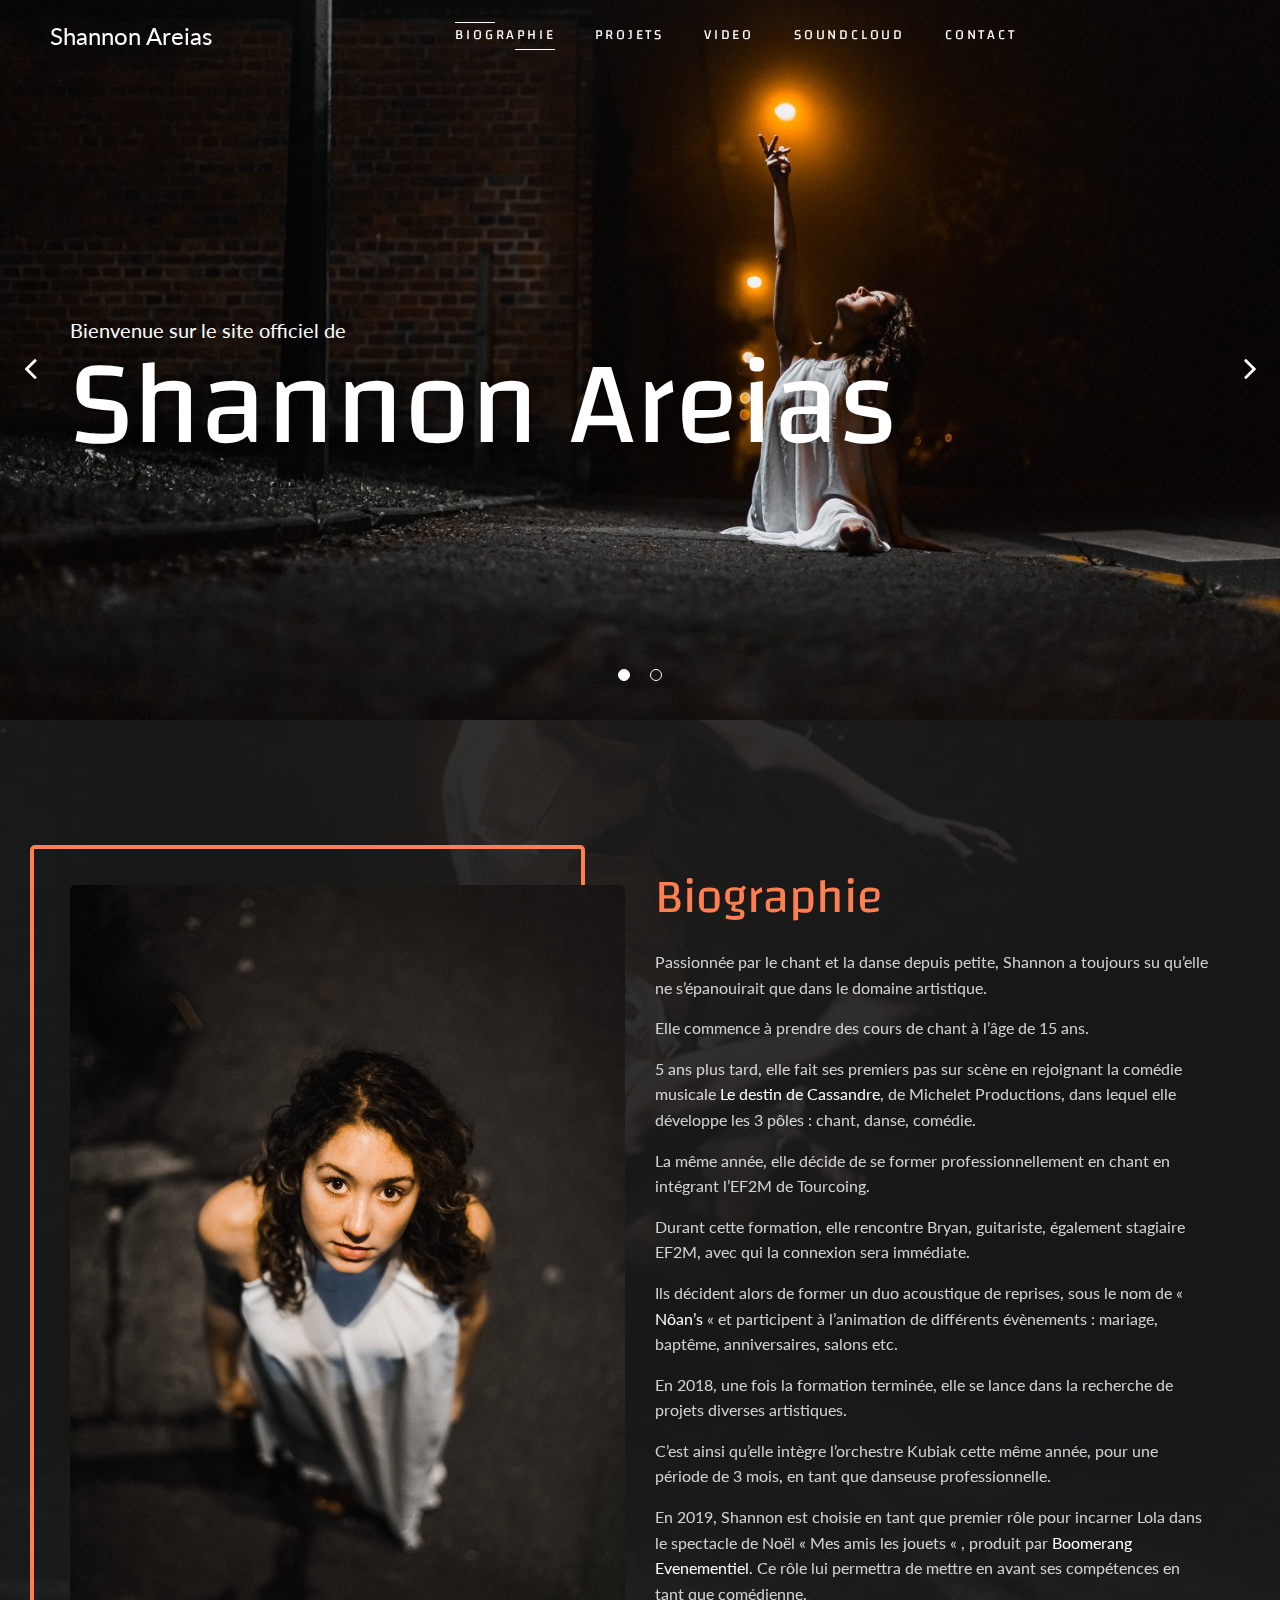
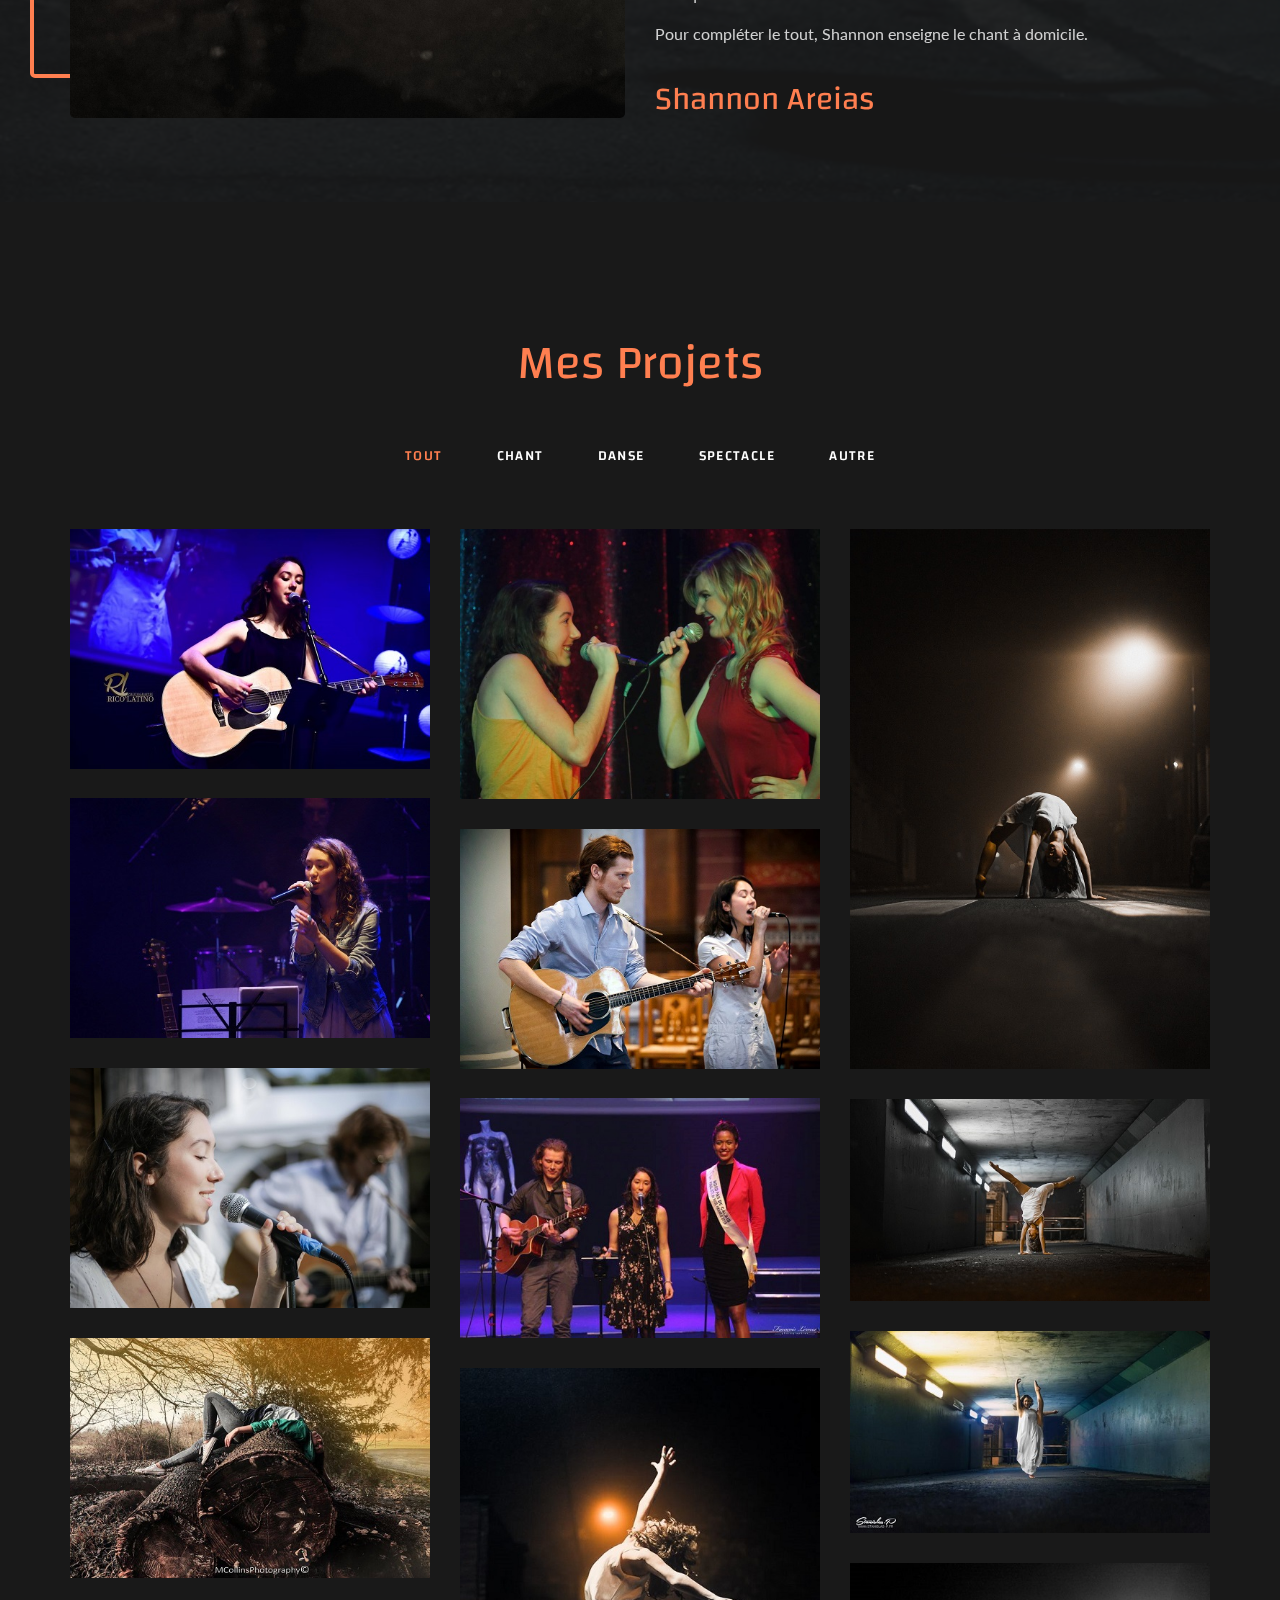
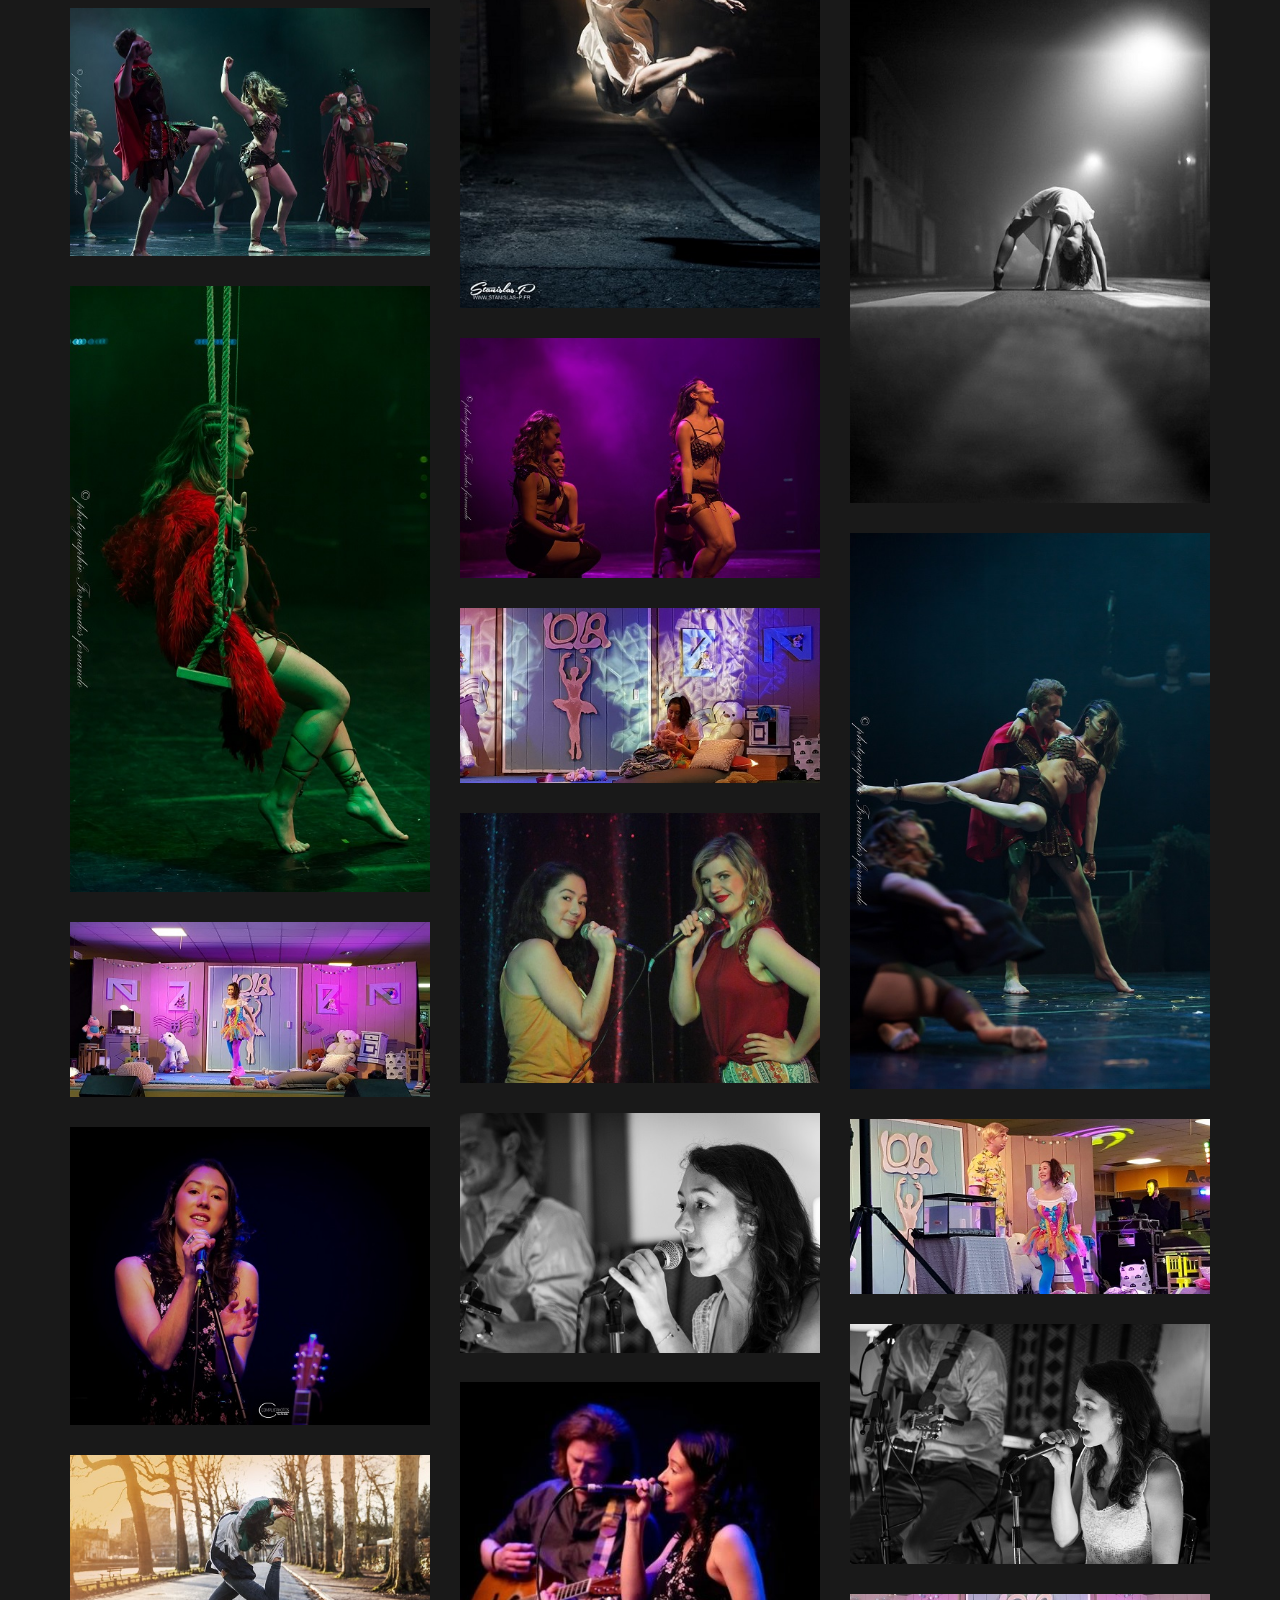
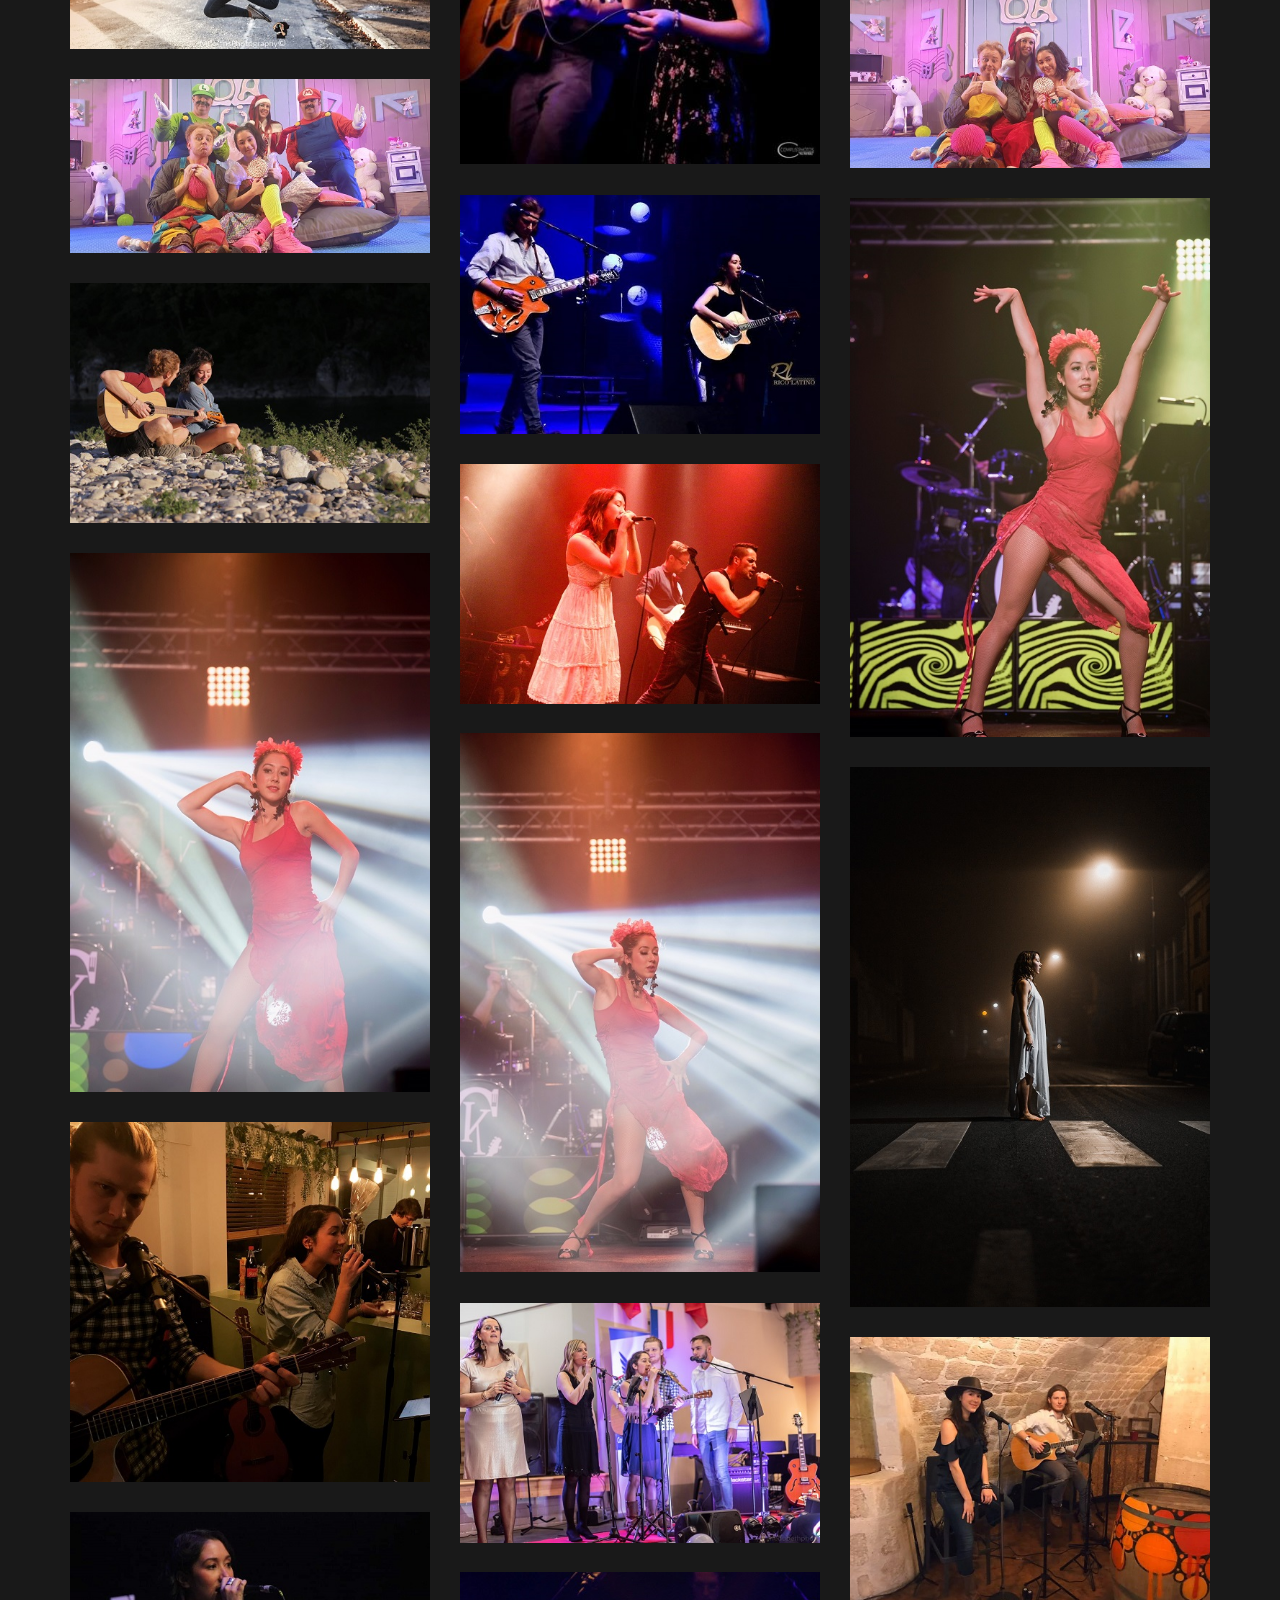
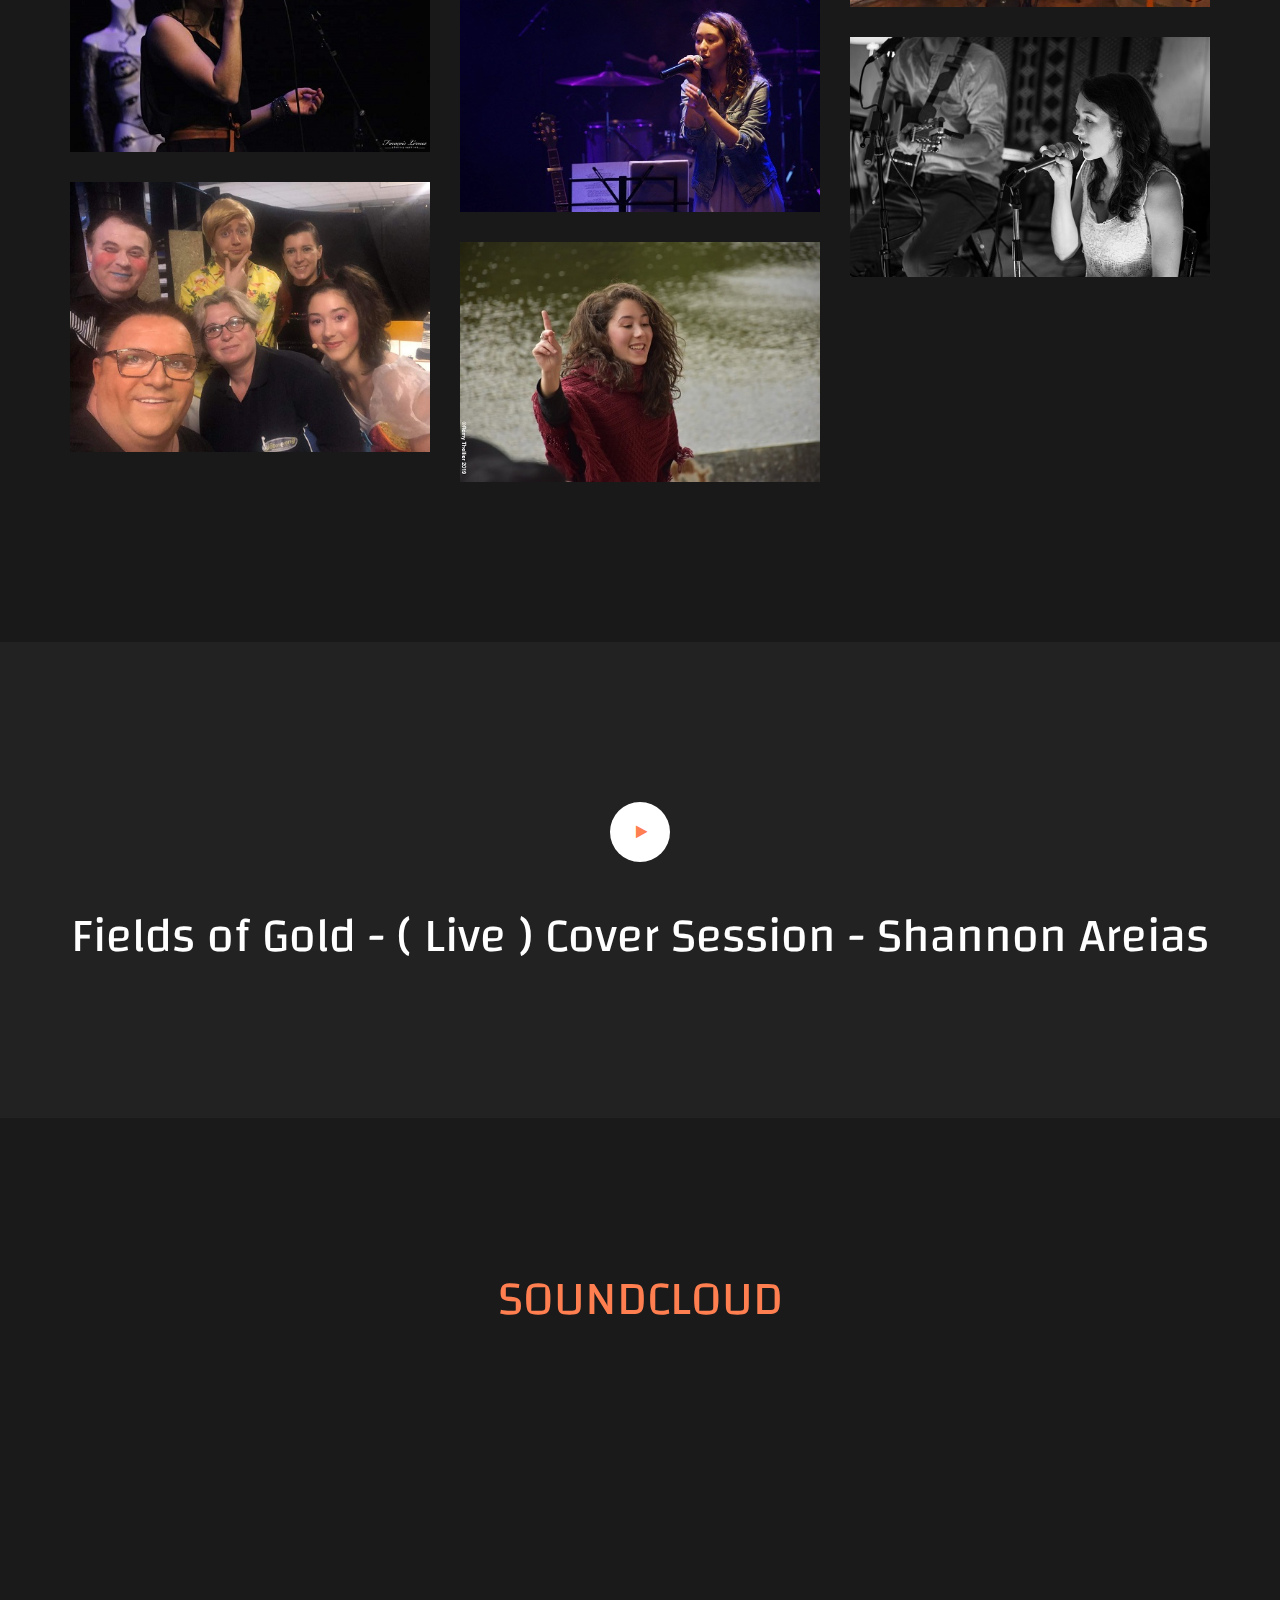
<file: index.html>
<!DOCTYPE html>
<!--[if lt IE 7]>      <html class="no-js lt-ie9 lt-ie8 lt-ie7"> <![endif]-->
<!--[if IE 7]>         <html class="no-js lt-ie9 lt-ie8"> <![endif]-->
<!--[if IE 8]>         <html class="no-js lt-ie9"> <![endif]-->
<!--[if gt IE 8]><!-->
<html class="no-js">
<!--<![endif]-->

<head>
    <title>Shannon Areias</title>
    <meta charset="utf-8">
    <!--[if IE]>
		<meta http-equiv="X-UA-Compatible" content="IE=edge">
	<![endif]-->
    <meta name="description" content="">
    <meta name="viewport" content="width=device-width, initial-scale=1">
    <link rel="icon" href="img/2guitar.ico">   

    <!-- Place favicon.ico and apple-touch-icon.png in the root directory -->
    <link rel="stylesheet" href="css/bootstrap.min.css">
    <link rel="stylesheet" href="css/animations.css">
    <link rel="stylesheet" href="css/fonts.css">
    <link rel="stylesheet" href="css/cue.css">
    <link rel="stylesheet" href="css/main.css" class="color-switcher-link">
    <link rel="stylesheet" href="css/shop.css" class="color-switcher-link">
    <link rel="stylesheet" href="css/mediaelementplayer-legacy.css">
    <link rel="stylesheet" href="css/style.css">
    <script src="js/vendor/modernizr-2.6.2.min.js"></script>
    <!--[if lt IE 9]>
		<script src="js/vendor/html5shiv.min.js"></script>
		<script src="js/vendor/respond.min.js"></script>
		<script src="js/vendor/jquery-1.12.4.min.js"></script>
	<![endif]-->
</head>

<body>
    <!--[if lt IE 9]>
		<div class="bg-danger text-center">You are using an <strong>outdated</strong> browser. Please <a href="http://browsehappy.com/" class="highlight">upgrade your browser</a> to improve your experience.</div>
	<![endif]-->
    <div class="preloader">
        <div class="preloader_image fa-spin"></div>
    </div>
    <!-- search modal -->
    <div class="modal" tabindex="-1" role="dialog" aria-labelledby="search_modal" id="search_modal"> <button type="button" class="close" data-dismiss="modal" aria-label="Close">
		<span aria-hidden="true">
			<i class="rt-icon2-cross2"></i>
		</span>
	</button>
        <div class="widget widget_search">
            <form method="get" class="searchform search-form form-inline" action="./">
                <div class="form-group bottommargin_0"> <input type="text" value="" name="search" class="form-control" placeholder="Search keyword" id="modal-search-input"> </div> <button type="submit" class="theme_button no_bg_button">Search</button> </form>
        </div>
    </div>
    <!-- Unyson messages modal -->
    <div class="modal fade" tabindex="-1" role="dialog" id="messages_modal">
        <div class="fw-messages-wrap ls with_padding">
            <!-- Uncomment this UL with LI to show messages in modal popup to your user: -->
            <!--
		<ul class="list-unstyled">
			<li>Message To User</li>
		</ul>
		-->
        </div>
    </div>
    <!-- eof .modal -->
    <!-- wrappers for visual page editor and boxed version of template -->
    <div id="canvas">
        <div id="box_wrapper">
            <!-- template sections -->

            <header class="page_header header_darkgrey header_transparent toggler_xs_right tall_header">
                <div class="container-fluid">
                    <div class="row">
                        <div class="col-sm-12 display_table">
                            <div class="header_left_logo display_table_cell">
                                <a href="./" class="logo top_logo">
									Shannon Areias
								</a>
                            </div>
                            <div class="header_mainmenu display_table_cell text-center">
                                <!-- main nav start -->
                                <nav class="mainmenu_wrapper">
                                    <ul class="mainmenu nav sf-menu">
                                        <li> <a href="#about">Biographie</a> </li>
                                        <li> <a href="#galerie">Projets</a> </li>
                                        <li> <a href="#featured-video">Video</a> </li>
                                        <li> <a href="#latest-album">Soundcloud</a> </li>
                                        <li> <a href="#contact">Contact</a> </li>
                                    </ul>
                                </nav>
                                <!-- eof main nav -->
                                <!-- header toggler --><span class="toggle_menu"><span></span></span>
                            </div>

                        </div>
                    </div>
                </div>
            </header>
            <section class="intro_section page_mainslider ds">
                <div class="flexslider">
                    <ul class="slides">
                      
                    

                        <li > <img src="images/new/2016-06-05 01.10.12.jpg" alt="">
                            <div class="container">
                                <div class="row">
                                    <div class="col-sm-12  hidden-sm hidden-xs">
                                        <div class="slide_description_wrapper">
                                            <div class="slide_description">

                                                <div class="intro-layer" data-animation="fadeInUp">
                                                    <p >Bienvenue sur le site officiel de</p>
                                                    <h2>  Shannon Areias </h2>
                                                </div>
                                                
                                            </div>
                                            <!-- eof .slide_description -->
                                        </div>
                                        <!-- eof .slide_description_wrapper -->
                                    </div>
                                    <!-- eof .col-* -->
                                </div>
                                <!-- eof .row -->
                            </div>
                            <!-- eof .container -->
                        </li>

                        <li ><img src="images/slide02.jpg" alt="">
                            <div class="container">
                                <div class="row">
                                    <div class="col-sm-12 text-center  hidden-sm hidden-xs">
                                        <div class="slide_description_wrapper">
                                            <div class="slide_description">
                                                <div class="intro-layer" data-animation="fadeInUp">
                                                    <p >Bienvenue sur le site officiel de </p>
                                                    <h2>  Shannon Areias </h2>
                                              
                                            </div>
                                            <!-- eof .slide_description -->
                                        </div>
                                        <!-- eof .slide_description_wrapper -->
                                    </div>
                                    <!-- eof .col-* -->
                                </div>
                                <!-- eof .row -->
                            </div>
                            <!-- eof .container -->
                        </li>

                    </ul>
                </div>
                <!-- eof flexslider -->
            </section>
            <section id="about" class="ds ms page_about parallax section_padding_top_130 section_padding_bottom_75 table_section table_section_md columns_margin_bottom_30">
               * <div class="container">
                    <div class="row">
                        <div class="col-md-6 text-center  to_animate" data-animation="fadeInDown">
                            <div class="with_frame_image"> <img src="images/new/2016-06-05 02.56.57.jpg" alt="" class="rounded"> </div>
                        </div>
                        <div class="col-md-6  to_animate" data-animation="fadeInUp">
                            <h2 class="section_header corail">Biographie</h2>

                            <p>Passionnée par le chant et la danse depuis petite, Shannon a toujours su qu’elle ne s’épanouirait que dans le domaine artistique.

                            </p>
                            <p> Elle commence à prendre des cours de chant à l’âge de 15 ans.

                            </p>
                            <p> 5 ans plus tard, elle fait ses premiers pas sur scène en rejoignant la comédie musicale <a href="https://www.facebook.com/ledestindecassandre/">Le destin de Cassandre</a>, de Michelet Productions, dans lequel elle développe
                                les 3 pôles : chant, danse, comédie.

                            </p>
                            <p> La même année, elle décide de se former professionnellement en chant en intégrant l’EF2M de Tourcoing.

                            </p>
                            <p> Durant cette formation, elle rencontre Bryan, guitariste, également stagiaire EF2M, avec qui la connexion sera immédiate.

                            </p>
                            <p> Ils décident alors de former un duo acoustique de reprises, sous le nom de « <a href="https://mohamedamino2504.github.io/Noans/"> Nôan’s </a>« et participent à l’animation de différents évènements : mariage, baptême, anniversaires,
                                salons etc.

                            </p>
                            <p> En 2018, une fois la formation terminée, elle se lance dans la recherche de projets diverses artistiques.

                            </p>
                            <p> C’est ainsi qu’elle intègre l’orchestre Kubiak cette même année, pour une période de 3 mois, en tant que danseuse professionnelle.

                            </p>
                            <p> En 2019, Shannon est choisie en tant que premier rôle pour incarner Lola dans le spectacle de Noël « Mes amis les jouets « , produit par <a href="https://www.facebook.com/BoomerangFrethun/"> Boomerang Evenementiel</a>. Ce rôle lui permettra de mettre en avant ses compétences
                                en tant que comédienne.

                            </p>
                            <p> Pour compléter le tout, Shannon enseigne le chant à domicile.
                            </p>
                            <div class="content-justify vertical-center content-margins topmargin_25">
                                <div>
                                    <h3 class="highlight bottommargin_0">Shannon Areias</h3>
                        </div>
                    </div>
                </div>
            </section>
            <section id="galerie" class="ds ms parallax page_portfolio section_padding_top_130 section_padding_bottom_130">
				<div class="container">
					<div class="row">
                        <div class="row">
                            <div class="col-sm-12 text-center">
                                <h2 class="section_header corail">Mes Projets</h2>
                            </div>
                        </div>

						<div class="col-sm-12">
							<div class="filters isotope_filters darklinks hover-color2"> <a href="#" class="selected" data-filter="*">Tout</a> <a href="#" data-filter=".cat1">Chant</a> <a href="#" data-filter=".cat2">Danse</a> <a href="#" data-filter=".cat3">Spectacle</a> <a href="#" data-filter=".cat4">Autre</a> </div>
							<div class="isotope_container isotope row masonry-layout columns_margin_bottom_20" data-filters=".isotope_filters">
                                
                                
                                <div class="isotope-item col-lg-4 col-md-6 col-sm-6 col-xs-6 cat1">
									<div class="vertical-item gallery-item content-absolute text-center ds">
										<div class="item-media"> <img src="images/categorieMini/Chant/Shannon Areias (1).jpg" alt="">
											<div class="media-links">

												<div class="links-wrap"> <a class="p-view prettyPhoto " title="" data-gal="prettyPhoto[gal]" href="images/categorie/Chant/Shannon Areias (1).jpg" ></a> </div>
											</div>
										</div>
									</div>
                                </div>


                                                          
                               
                                                                    
                          
                                <div class="isotope-item col-lg-4 col-md-6 col-sm-6 col-xs-6 cat1">
									<div class="vertical-item gallery-item content-absolute text-center ds">
										<div class="item-media"> <img src="images/categorieMini/Chant/Shannon Areias (4).jpg" alt="">
											<div class="media-links">

												<div class="links-wrap"> <a class="p-view prettyPhoto " title="" data-gal="prettyPhoto[gal]" href="images/categorie/Chant/Shannon Areias (4).jpg" ></a> </div>
											</div>
										</div>
									</div>
                                </div>
                           

                                <div class="isotope-item col-lg-4 col-md-6 col-sm-6 col-xs-6 cat2">
									<div class="vertical-item gallery-item content-absolute text-center ds">
										<div class="item-media"> <img src="images/categorieMini/Danse/Shannon Areias (1).jpg" alt="">
											<div class="media-links">

												<div class="links-wrap"> <a class="p-view prettyPhoto " title="" data-gal="prettyPhoto[gal]" href="images/categorie/Danse/Shannon Areias (1).jpg" ></a> </div>
											</div>
										</div>
									</div>
                                </div>
                                <div class="isotope-item col-lg-4 col-md-6 col-sm-6 col-xs-6 cat1">
									<div class="vertical-item gallery-item content-absolute text-center ds">
										<div class="item-media"> <img src="images/categorieMini/Chant/103859711_695854157903437_7564761771405247774_n.jpg" alt="">
											<div class="media-links">

												<div class="links-wrap"> <a class="p-view prettyPhoto " title="" data-gal="prettyPhoto[gal]" href="images/categorie/Chant/103859711_695854157903437_7564761771405247774_n.jpg" ></a> </div>
											</div>
										</div>
									</div>
                                </div>

                                                                    
                                <div class="isotope-item col-lg-4 col-md-6 col-sm-6 col-xs-6 cat1">
									<div class="vertical-item gallery-item content-absolute text-center ds">
										<div class="item-media"> <img src="images/categorieMini/Chant/37307331_292169458010857_616564412429369344_o.jpg" alt="">
											<div class="media-links">

												<div class="links-wrap"> <a class="p-view prettyPhoto " title="" data-gal="prettyPhoto[gal]" href="images/categorie/Chant/37307331_292169458010857_616564412429369344_o.jpg" ></a> </div>
											</div>
										</div>
									</div>
                                </div>

                                                                    
                                <div class="isotope-item col-lg-4 col-md-6 col-sm-6 col-xs-6 cat1">
									<div class="vertical-item gallery-item content-absolute text-center ds">
										<div class="item-media"> <img src="images/categorieMini/Chant/48426513_381299299097872_8572838500448075776_o.jpg" alt="">
											<div class="media-links">

												<div class="links-wrap"> <a class="p-view prettyPhoto " title="" data-gal="prettyPhoto[gal]" href="images/categorie/Chant/48426513_381299299097872_8572838500448075776_o.jpg" ></a> </div>
											</div>
										</div>
									</div>
                                </div>

                                                                    
                                <div class="isotope-item col-lg-4 col-md-6 col-sm-6 col-xs-6 cat1">
									<div class="vertical-item gallery-item content-absolute text-center ds">
										<div class="item-media"> <img src="images/categorieMini/Chant/57227029_429793844248417_5102873089876688896_n.jpg" alt="">
											<div class="media-links">

												<div class="links-wrap"> <a class="p-view prettyPhoto " title="" data-gal="prettyPhoto[gal]" href="images/categorie/Chant/57227029_429793844248417_5102873089876688896_n.jpg" ></a> </div>
											</div>
										</div>
									</div>
                                </div>

                                <div class="isotope-item col-lg-4 col-md-6 col-sm-6 col-xs-6 cat2">
									<div class="vertical-item gallery-item content-absolute text-center ds">
										<div class="item-media"> <img src="images/categorieMini/Danse/Shannon Areias (2).jpg" alt="">
											<div class="media-links">

												<div class="links-wrap"> <a class="p-view prettyPhoto " title="" data-gal="prettyPhoto[gal]" href="images/categorie/Danse/Shannon Areias (2).jpg" ></a> </div>
											</div>
										</div>
									</div>
                                </div>

                         

                                <div class="isotope-item col-lg-4 col-md-6 col-sm-6 col-xs-6 cat2">
									<div class="vertical-item gallery-item content-absolute text-center ds">
										<div class="item-media"> <img src="images/categorieMini/Danse/Shannon Areias (4).jpg" alt="">
											<div class="media-links">

												<div class="links-wrap"> <a class="p-view prettyPhoto " title="" data-gal="prettyPhoto[gal]" href="images/categorie/Danse/Shannon Areias (4).jpg" ></a> </div>
											</div>
										</div>
									</div>
                                </div>
                                <div class="isotope-item col-lg-4 col-md-6 col-sm-6 col-xs-6 cat2">
									<div class="vertical-item gallery-item content-absolute text-center ds">
										<div class="item-media"> <img src="images/categorieMini/Danse/103984565_625228148201546_934476267650851470_n.jpg" alt="">
											<div class="media-links">

												<div class="links-wrap"> <a class="p-view prettyPhoto " title="" data-gal="prettyPhoto[gal]" href="images/categorie/Danse/103984565_625228148201546_934476267650851470_n.jpg" ></a> </div>
											</div>
										</div>
									</div>
                                </div>
                                <div class="isotope-item col-lg-4 col-md-6 col-sm-6 col-xs-6 cat2">
									<div class="vertical-item gallery-item content-absolute text-center ds">
										<div class="item-media"> <img src="images/categorieMini/Danse/Shannon Areias (5).jpg" alt="">
											<div class="media-links">

												<div class="links-wrap"> <a class="p-view prettyPhoto " title="" data-gal="prettyPhoto[gal]" href="images/categorie/Danse/Shannon Areias (5).jpg" ></a> </div>
											</div>
										</div>
									</div>
                                </div>
                                <div class="isotope-item col-lg-4 col-md-6 col-sm-6 col-xs-6 cat2">
									<div class="vertical-item gallery-item content-absolute text-center ds">
										<div class="item-media"> <img src="images/categorieMini/Danse/Shannon Areias (6).jpg" alt="">
											<div class="media-links">

												<div class="links-wrap"> <a class="p-view prettyPhoto " title="" data-gal="prettyPhoto[gal]" href="images/categorie/Danse/Shannon Areias (6).jpg" ></a> </div>
											</div>
										</div>
									</div>
                                </div>


                                <div class="isotope-item col-lg-4 col-md-6 col-sm-6 col-xs-6 cat3">
									<div class="vertical-item gallery-item content-absolute text-center ds">
										<div class="item-media"> <img src="images/categorieMini/Spectacle/Shannon Areias (1).jpg" alt="">
											<div class="media-links">

												<div class="links-wrap"> <a class="p-view prettyPhoto " title="" data-gal="prettyPhoto[gal]" href="images/categorie/Spectacle/Shannon Areias (1).jpg" ></a> </div>
											</div>
										</div>
									</div>
                                </div>


                                <div class="isotope-item col-lg-4 col-md-6 col-sm-6 col-xs-6 cat3">
									<div class="vertical-item gallery-item content-absolute text-center ds">
										<div class="item-media"> <img src="images/categorieMini/Spectacle/Shannon Areias (10).jpg" alt="">
											<div class="media-links">

												<div class="links-wrap"> <a class="p-view prettyPhoto " title="" data-gal="prettyPhoto[gal]" href="images/categorie/Spectacle/Shannon Areias (10).jpg" ></a> </div>
											</div>
										</div>
									</div>
                                </div>


                                <div class="isotope-item col-lg-4 col-md-6 col-sm-6 col-xs-6 cat3">
									<div class="vertical-item gallery-item content-absolute text-center ds">
										<div class="item-media"> <img src="images/categorieMini/Spectacle/Shannon Areias (11).jpg" alt="">
											<div class="media-links">

												<div class="links-wrap"> <a class="p-view prettyPhoto " title="" data-gal="prettyPhoto[gal]" href="images/categorie/Spectacle/Shannon Areias (11).jpg" ></a> </div>
											</div>
										</div>
									</div>
                                </div>


                                <div class="isotope-item col-lg-4 col-md-6 col-sm-6 col-xs-6 cat3">
									<div class="vertical-item gallery-item content-absolute text-center ds">
										<div class="item-media"> <img src="images/categorieMini/Spectacle/Shannon Areias (12).jpg" alt="">
											<div class="media-links">

												<div class="links-wrap"> <a class="p-view prettyPhoto " title="" data-gal="prettyPhoto[gal]" href="images/categorie/Spectacle/Shannon Areias (12).jpg" ></a> </div>
											</div>
										</div>
									</div>
                                </div>
                                <div class="isotope-item col-lg-4 col-md-6 col-sm-6 col-xs-6 cat3">
									<div class="vertical-item gallery-item content-absolute text-center ds">
										<div class="item-media"> <img src="images/categorieMini/Spectacle/Shannon Areias (2).jpg" alt="">
											<div class="media-links">

												<div class="links-wrap"> <a class="p-view prettyPhoto " title="" data-gal="prettyPhoto[gal]" href="images/categorie/Spectacle/Shannon Areias (2).jpg" ></a> </div>
											</div>
										</div>
									</div>
                                </div>

                                <div class="isotope-item col-lg-4 col-md-6 col-sm-6 col-xs-6 cat1">
									<div class="vertical-item gallery-item content-absolute text-center ds">
										<div class="item-media"> <img src="images/categorieMini/Chant/Shannon Areias (3).jpg" alt="">
											<div class="media-links">

												<div class="links-wrap"> <a class="p-view prettyPhoto " title="" data-gal="prettyPhoto[gal]" href="images/categorie/Chant/Shannon Areias (3).jpg" ></a> </div>
											</div>
										</div>
									</div>
                                </div>
                                <div class="isotope-item col-lg-4 col-md-6 col-sm-6 col-xs-6 cat3">
									<div class="vertical-item gallery-item content-absolute text-center ds">
										<div class="item-media"> <img src="images/categorieMini/Spectacle/Shannon Areias (3).jpg" alt="">
											<div class="media-links">

												<div class="links-wrap"> <a class="p-view prettyPhoto " title="" data-gal="prettyPhoto[gal]" href="images/categorie/Spectacle/Shannon Areias (3).jpg" ></a> </div>
											</div>
										</div>
									</div>
                                </div>
                                <div class="isotope-item col-lg-4 col-md-6 col-sm-6 col-xs-6 cat1">
									<div class="vertical-item gallery-item content-absolute text-center ds">
										<div class="item-media"> <img src="images/categorieMini/Chant/Noans (2).jpg" alt="">
											<div class="media-links">

												<div class="links-wrap"> <a class="p-view prettyPhoto " title="" data-gal="prettyPhoto[gal-video]" href="images/categorie/Chant/Noans (2).jpg" ></a> </div>
											</div>
										</div>
									</div>
                                </div>
                                <div class="isotope-item col-lg-4 col-md-6 col-sm-6 col-xs-6 cat3">
									<div class="vertical-item gallery-item content-absolute text-center ds">
										<div class="item-media"> <img src="images/categorieMini/Spectacle/Shannon Areias (4).jpg" alt="">
											<div class="media-links">

												<div class="links-wrap"> <a class="p-view prettyPhoto " title="" data-gal="prettyPhoto[gal]" href="images/categorie/Spectacle/Shannon Areias (4).jpg" ></a> </div>
											</div>
										</div>
									</div>
                                </div>
                                <div class="isotope-item col-lg-4 col-md-6 col-sm-6 col-xs-6 cat1">
									<div class="vertical-item gallery-item content-absolute text-center ds">
										<div class="item-media"> <img src="images/categorieMini/Chant/Shannon Areias (5).jpg" alt="">
											<div class="media-links">

												<div class="links-wrap"> <a class="p-view prettyPhoto " title="" data-gal="prettyPhoto[gal]" href="images/categorie/Chant/Shannon Areias (5).jpg" ></a> </div>
											</div>
										</div>
									</div>
                                </div>

                                <div class="isotope-item col-lg-4 col-md-6 col-sm-6 col-xs-6 cat1">
									<div class="vertical-item gallery-item content-absolute text-center ds">
										<div class="item-media"> <img src="images/categorieMini/Chant/Noans (1).jpg" alt="">
											<div class="media-links">

												<div class="links-wrap"> <a class="p-view prettyPhoto " title="" data-gal="prettyPhoto[gal]" href="images/categorie/Chant/Noans (1).jpg" ></a> </div>
											</div>
										</div>
									</div>
                                </div>

                                <div class="isotope-item col-lg-4 col-md-6 col-sm-6 col-xs-6 cat1">
									<div class="vertical-item gallery-item content-absolute text-center ds">
										<div class="item-media"> <img src="images/categorieMini/Chant/Shannon et Brian (2).jpg" alt="">
											<div class="media-links">

												<div class="links-wrap"> <a class="p-view prettyPhoto " title="" data-gal="prettyPhoto[gal]" href="images/categorie/Chant/Shannon et Brian (2).jpg" ></a> </div>
											</div>
										</div>
									</div>
                                </div>
                                <div class="isotope-item col-lg-4 col-md-6 col-sm-6 col-xs-6 cat2">
									<div class="vertical-item gallery-item content-absolute text-center ds">
										<div class="item-media"> <img src="images/categorieMini/Danse/Shannon Areias (3).jpg" alt="">
											<div class="media-links">

												<div class="links-wrap"> <a class="p-view prettyPhoto " title="" data-gal="prettyPhoto[gal]" href="images/categorie/Danse/Shannon Areias (3).jpg" ></a> </div>
											</div>
										</div>
									</div>
                                </div>
                                <div class="isotope-item col-lg-4 col-md-6 col-sm-6 col-xs-6 cat3">
									<div class="vertical-item gallery-item content-absolute text-center ds">
										<div class="item-media"> <img src="images/categorieMini/Spectacle/Shannon Areias (5).jpg" alt="">
											<div class="media-links">

												<div class="links-wrap"> <a class="p-view prettyPhoto " title="" data-gal="prettyPhoto[gal]" href="images/categorie/Spectacle/Shannon Areias (5).jpg" ></a> </div>
											</div>
										</div>
									</div>
                                </div>
                                <div class="isotope-item col-lg-4 col-md-6 col-sm-6 col-xs-6 cat3">
									<div class="vertical-item gallery-item content-absolute text-center ds">
										<div class="item-media"> <img src="images/categorieMini/Spectacle/Shannon Areias (6).jpg" alt="">
											<div class="media-links">

												<div class="links-wrap"> <a class="p-view prettyPhoto " title="" data-gal="prettyPhoto[gal]" href="images/categorie/Spectacle/Shannon Areias (6).jpg" ></a> </div>
											</div>
										</div>
									</div>
                                </div>


                                <div class="isotope-item col-lg-4 col-md-6 col-sm-6 col-xs-6 cat1">
									<div class="vertical-item gallery-item content-absolute text-center ds">
										<div class="item-media"> <img src="images/categorieMini/Chant/Shannon et Brian (1).jpg" alt="">
											<div class="media-links">

												<div class="links-wrap"> <a class="p-view prettyPhoto " title="" data-gal="prettyPhoto[gal]" href="images/categorie/Chant/Shannon et Brian (1).jpg" ></a> </div>
											</div>
										</div>
									</div>
                                </div>

                                <div class="isotope-item col-lg-4 col-md-6 col-sm-6 col-xs-6 cat3">
									<div class="vertical-item gallery-item content-absolute text-center ds">
										<div class="item-media"> <img src="images/categorieMini/Spectacle/Shannon Areias (7).jpg" alt="">
											<div class="media-links">

												<div class="links-wrap"> <a class="p-view prettyPhoto " title="" data-gal="prettyPhoto[gal]" href="images/categorie/Spectacle/Shannon Areias (7).jpg" ></a> </div>
											</div>
										</div>
									</div>
                                </div>
                                <div class="isotope-item col-lg-4 col-md-6 col-sm-6 col-xs-6 cat4">
									<div class="vertical-item gallery-item content-absolute text-center ds">
										<div class="item-media"> <img src="images/categorieMini/Autre/21367088_171789946715476_1213248172599511571_o.jpg" alt="">
											<div class="media-links">

												<div class="links-wrap"> <a class="p-view prettyPhoto " title="" data-gal="prettyPhoto[gal]" href="images/categorie/Autre/21367088_171789946715476_1213248172599511571_o.jpg" ></a> </div>
											</div>
										</div>
									</div>
                                </div>

                                <div class="isotope-item col-lg-4 col-md-6 col-sm-6 col-xs-6 cat1">
									<div class="vertical-item gallery-item content-absolute text-center ds">
										<div class="item-media"> <img src="images/categorieMini/Spectacle/Shannon et Clement.jpg" alt="">
											<div class="media-links">

												<div class="links-wrap"> <a class="p-view prettyPhoto " title="" data-gal="prettyPhoto[gal-video]" href="images/categorie/Spectacle/Shannon et Clement.jpg" ></a> </div>
											</div>
                                        </div>
                                        <div class="item-content">
                                            <h4> <a href="https://www.facebook.com/chesterleaf/">Avec Chester Leaf </a> </h4>
                                        </div>
									</div>
                                </div>


                                <div class="isotope-item col-lg-4 col-md-6 col-sm-6 col-xs-6 cat3">
									<div class="vertical-item gallery-item content-absolute text-center ds">
										<div class="item-media"> <img src="images/categorieMini/Spectacle/Shannon Areias (8).jpg" alt="">
											<div class="media-links">

												<div class="links-wrap"> <a class="p-view prettyPhoto " title="" data-gal="prettyPhoto[gal]" href="images/categorie/Spectacle/Shannon Areias (8).jpg" ></a> </div>
											</div>
										</div>
									</div>
                                </div>
                                <div class="isotope-item col-lg-4 col-md-6 col-sm-6 col-xs-6 cat3">
									<div class="vertical-item gallery-item content-absolute text-center ds">
										<div class="item-media"> <img src="images/categorieMini/Spectacle/Shannon Areias (9).jpg" alt="">
											<div class="media-links">

												<div class="links-wrap"> <a class="p-view prettyPhoto " title="" data-gal="prettyPhoto[gal]" href="images/categorie/Spectacle/Shannon Areias (9).jpg" ></a> </div>
											</div>
										</div>
									</div>
                                </div>


                                <div class="isotope-item col-lg-4 col-md-6 col-sm-6 col-xs-6 cat4">
									<div class="vertical-item gallery-item content-absolute text-center ds">
										<div class="item-media"> <img src="images/categorieMini/Autre/Shannon Areias (1).jpg" alt="">
											<div class="media-links">

												<div class="links-wrap"> <a class="p-view prettyPhoto " title="" data-gal="prettyPhoto[gal]" href="images/categorie/Autre/Shannon Areias (1).jpg" ></a> </div>
											</div>
										</div>
									</div>
                                </div>


                                <div class="isotope-item col-lg-4 col-md-6 col-sm-6 col-xs-6 cat1">
									<div class="vertical-item gallery-item content-absolute text-center ds">
										<div class="item-media"> <img src="images/categorieMini/Chant/75371691_2421381611318000_6572380280298930176_o.jpg" alt="">
											<div class="media-links">

												<div class="links-wrap"> <a class="p-view prettyPhoto " title="" data-gal="prettyPhoto[gal]" href="images/categorie/Chant/75371691_2421381611318000_6572380280298930176_o.jpg" ></a> </div>
											</div>
										</div>
									</div>
                                </div>

                                                                    
                                <div class="isotope-item col-lg-4 col-md-6 col-sm-6 col-xs-6 cat1">
									<div class="vertical-item gallery-item content-absolute text-center ds">
										<div class="item-media"> <img src="images/categorieMini/Chant/78416841_566325690595231_3053823546770849792_n.jpg" alt="">
											<div class="media-links">

												<div class="links-wrap"> <a class="p-view prettyPhoto " title="" data-gal="prettyPhoto[gal]" href="images/categorie/Chant/78416841_566325690595231_3053823546770849792_n.jpg" ></a> </div>
											</div>
										</div>
									</div>
                                </div>

                                                                    
                                <div class="isotope-item col-lg-4 col-md-6 col-sm-6 col-xs-6 cat1">
									<div class="vertical-item gallery-item content-absolute text-center ds">
										<div class="item-media"> <img src="images/categorieMini/Chant/83141853_617354228825710_8586551064008851456_n.jpg" alt="">
											<div class="media-links">

												<div class="links-wrap"> <a class="p-view prettyPhoto " title="" data-gal="prettyPhoto[gal]" href="images/categorie/Chant/83141853_617354228825710_8586551064008851456_n.jpg" ></a> </div>
											</div>
										</div>
									</div>
                                </div>

                                <div class="isotope-item col-lg-4 col-md-6 col-sm-6 col-xs-6 cat1">
									<div class="vertical-item gallery-item content-absolute text-center ds">
										<div class="item-media"> <img src="images/categorieMini/Chant/Shannon Areias (2).jpg" alt="">
											<div class="media-links">

												<div class="links-wrap"> <a class="p-view prettyPhoto " title="" data-gal="prettyPhoto[gal]" href="images/categorie/Chant/Shannon Areias (2).jpg" ></a> </div>
											</div>
										</div>
									</div>
                                </div>
                                <div class="isotope-item col-lg-4 col-md-6 col-sm-6 col-xs-6 cat1">
									<div class="vertical-item gallery-item content-absolute text-center ds">
										<div class="item-media"> <img src="images/categorieMini/Chant/103859711_695854157903437_7564761771405247774_n.jpg" alt="">
											<div class="media-links">

												<div class="links-wrap"> <a class="p-view prettyPhoto " title="" data-gal="prettyPhoto[gal]" href="images/categorie/Chant/103859711_695854157903437_7564761771405247774_n.jpg" ></a> </div>
											</div>
										</div>
									</div>
                                </div>

                                <div class="isotope-item col-lg-4 col-md-6 col-sm-6 col-xs-6 cat3">
									<div class="vertical-item gallery-item content-absolute text-center ds">
										<div class="item-media"> <img src="images/categorieMini/Chant/Noans (1).jpg" alt="">
											<div class="media-links">

												<div class="links-wrap"> <a class="p-view prettyPhoto " title="" data-gal="prettyPhoto[gal]" href="images/categorie/Chant/Noans (1).jpg" ></a> </div>
											</div>
										</div>
									</div>
                                </div>
                                <div class="isotope-item col-lg-4 col-md-6 col-sm-6 col-xs-6 cat4">
									<div class="vertical-item gallery-item content-absolute text-center ds">
										<div class="item-media"> <img src="images/categorieMini/Autre/Shannon Areias (2).jpg" alt="">
											<div class="media-links">

												<div class="links-wrap"> <a class="p-view prettyPhoto " title="" data-gal="prettyPhoto[gal]" href="images/categorie/Autre/Shannon Areias (2).jpg"></a> </div>
											</div>
										</div>
									</div>
                                </div>
                                <div class="isotope-item col-lg-4 col-md-6 col-sm-6 col-xs-6 cat4">
									<div class="vertical-item gallery-item content-absolute text-center ds">
										<div class="item-media"> <img src="images/categorieMini/Autre/Shannon Areias (3).jpg" alt="">
											<div class="media-links">

												<div class="links-wrap"> <a class="p-view prettyPhoto " title="" data-gal="prettyPhoto[gal]" href="images/categorie/Autre/Shannon Areias (3).jpg" ></a> </div>
											</div>
										</div>
									</div>
                                </div>
							</div>			
						</div>
					</div>
				</div>
			</section>
      
            <section id="featured-video" class="ds parallax section_padding_top_150 section_padding_bottom_150">
                <div class="container">
                    <div class="row">
                        <div class="col-sm-12 text-center">
                            <a href="https://www.youtube.com/watch?v=lewM7tmbfEw" class="theme_button inverse round_button margin_0">
                                <i class="fa fa-play" aria-hidden="true"></i>
                            </a>
                            <h2 class="section_header bottommargin_0"> Fields of Gold - ( Live ) Cover Session - Shannon Areias   </h2>
                        </div>
                    </div>
                </div>
            </section>
            <section id="latest-album" class="ds ms page_latest_album parallax section_padding_top_150 section_padding_bottom_100 columns_margin_bottom_30 columns_padding_25">
                <div class="container">
                    <div class="row">
                        <div class="col-sm-12 text-center">
                            <h2 class="section_header corail">SOUNDCLOUD</h2>
                        </div>
                    </div>
                    <div class="row">
                        <div class="col-md-5 col-sm-7  to_animate" data-animation="fadeInRight">
                            <div class="vertical-item slide-media opened-media">
                                <div class="item-media-wrap"> <img src="images/02(1).jpg" alt="">
                                    <div class="item-media back-media"> <img src="images/albums/cd.png" alt=""> </div>
                                    <div class="item-media with_frame_image"> <img src="images/02(1).jpg" alt="">
                                        <div class="media-links no-overlay">
                                          
                                        </div>
                                    </div>
                                </div><br>
                                <a href="https://soundcloud.com/shannonareias">  <h3>@ShannonA</h3></a>

                            </div>
                            
                        </div>
                        <div class="col-md-7 col-sm-12 to_animate" data-animation="fadeInLeft">
                            <article id="playsit-soundcloud" class="myscroolbar">
                                
                                <iframe width="100%" height="166" scrolling="no" frameborder="no" allow="autoplay" src="https://w.soundcloud.com/player/?url=https%3A//api.soundcloud.com/tracks/609234285&color=%23ff5500&auto_play=false&hide_related=false&show_comments=true&show_user=true&show_reposts=false&show_teaser=true"></iframe>
                                <iframe width="100%" height="166" scrolling="no" frameborder="no" allow="autoplay" src="https://w.soundcloud.com/player/?url=https%3A//api.soundcloud.com/tracks/594083769&color=%23ff5500&auto_play=false&hide_related=false&show_comments=true&show_user=true&show_reposts=false&show_teaser=true"></iframe>
                               <iframe width="100%" height="166" scrolling="no" frameborder="no" allow="autoplay" src="https://w.soundcloud.com/player/?url=https%3A//api.soundcloud.com/tracks/587425830&color=%23ff5500&auto_play=false&hide_related=false&show_comments=true&show_user=true&show_reposts=false&show_teaser=true"></iframe>
                                <iframe width="100%" height="166" scrolling="no" frameborder="no" allow="autoplay" src="https://w.soundcloud.com/player/?url=https%3A//api.soundcloud.com/tracks/563366598&color=%23ff5500&auto_play=false&hide_related=false&show_comments=true&show_user=true&show_reposts=false&show_teaser=true"></iframe>
                           
                            </article>
                        </div>
                    </div>
                </div>
            </section>

     
            <footer id="contact" class="page_footer ds section_padding_top_100 section_padding_bottom_100 columns_padding_25">
                <div class="container">
                    <div class="row">
                        <div class="col-md-4 text-center to_animate">
                            <div class="widget widget_text">
                                <h4 class="widget-title with_line"> Contact </h4>
                                <div>
                                    <div class="media small-media inline-block">
                                        <div class="media-left"> <i class="fa fa-map-marker highlight" aria-hidden="true"></i> </div>
                                        <div class="media-body">  Hauts-De-France</div>
                                    </div><br>
                                   
                                    <div class="media small-media inline-block">
                                        <div class="media-left"> <i class="fa fa-pencil highlight" aria-hidden="true"></i> </div>
                                        <div class="media-body"> shannon.areias@hotmail.fr </div>
                                    </div><br>
                                    <div class="media small-media greylinks inline-block">
                                        <div class="media-left"> <i class="fa fa-internet-explorer highlight" aria-hidden="true"></i> </div>
                                        <div class="media-body"> <a href="#">https://www.shannonareias.website</a> </div>
                                    </div>
                                </div>
                            </div>
                        </div>
                        <div class="col-md-4 col-sm-6   col-xs-6 text-center to_animate">
                            <div class="widget widget_mailchimp">
                                <h4 class="widget-title with_line">Mes partenaires</h4>
                                    <a class="partenaire" href="https://www.facebook.com/STANISIGHT/"><p class="bottommargin_20">Stanisight</p></a>
                                    <a class="partenaire" href="https://www.facebook.com/BoomerangFrethun/"><p class="bottommargin_20">Boomerang Événementiel</p></a>
                                    <a class="partenaire" href="https://www.facebook.com/mcollinsphotography/"><p class="bottommargin_20">MCollins. Photography</p></a>
                                   
                                                            </div>
                        </div>
                        <div class="col-md-4 col-sm-6  col-xs-6  to_animate">
                            <div class="widget widget_text">
                                <h3 class="widget-title with_line">Me Suivre</h3>
                                <div class="">
                                    <div class="media-left media-middle">
                                        <a href="https://www.facebook.com/AreiasShannon/" class="social-icon color-icon border-icon -icon socicon-facebook"></a>
                                    </div>
                                    <div class="media-body media-middle"> Facebook </div>
                                </div>
                                <div class="">
                                    <div class="media-left media-middle">
                                        <a href="https://www.instagram.com/shannon.areias/" class="social-icon color-icon border-icon -icon socicon-instagram"></a>
                                    </div>
                                    <div class="media-body media-middle"> Instagram </div>
                                </div> 
                         
                                                           <div class="">
                                    <div class="media-left media-middle">
                                        <a href="https://www.youtube.com/channel/UCcTQb1RsY1IrKPQEBtDgY_A" class="social-icon color-icon border-icon -icon socicon-youtube"></a>
                                    </div>
                                    <div class="media-body media-middle"> Youtube </div>
                                </div>

                            </div>
                        </div>
                    </div>
                </div>
            </footer>
        </div>
        <!-- eof #box_wrapper -->
    </div>
    <!-- eof #canvas -->
    <script src="js/compressed.js"></script>
    <script src="js/main.js"></script>
    <script src="js/mediaelement-and-player.min.js"></script>
    <script src="js/mediaelement-migrate.min.js"></script>
    <script>
        /* <![CDATA[ */
        var _cueSettings = {
            "l10n": {
                "nextTrack": "Next Track",
                "previousTrack": "Previous Track",
                "togglePlayer": "Toggle Player",
                "togglePlaylist": "Toggle Playlist"
            }
        };
        /* ]]> */
    </script>
    <script src="js/cue.min.js"></script>
</body>

</html>
</file>
<file: css/animations.css>
/*
==============================================
CSS3 ANIMATION CHEAT SHEET
==============================================

Made by Justin Aguilar

www.justinaguilar.com/animations/

Questions, comments, concerns, love letters:
justin@justinaguilar.com
==============================================
*/

/*
==============================================
slideDown
==============================================
*/


.slideDown{
	animation-name: slideDown;
	-webkit-animation-name: slideDown;

	animation-duration: 1s;
	-webkit-animation-duration: 1s;

	animation-timing-function: ease;
	-webkit-animation-timing-function: ease;

	visibility: visible;
}

@keyframes slideDown {
	0% {
		transform: translateY(-100%);
	}
	50%{
		transform: translateY(8%);
	}
	65%{
		transform: translateY(-4%);
	}
	80%{
		transform: translateY(4%);
	}
	95%{
		transform: translateY(-2%);
	}
	100% {
		transform: translateY(0%);
	}
}

@-webkit-keyframes slideDown {
	0% {
		-webkit-transform: translateY(-100%);
	}
	50%{
		-webkit-transform: translateY(8%);
	}
	65%{
		-webkit-transform: translateY(-4%);
	}
	80%{
		-webkit-transform: translateY(4%);
	}
	95%{
		-webkit-transform: translateY(-2%);
	}
	100% {
		-webkit-transform: translateY(0%);
	}
}

/*
==============================================
slideUp
==============================================
*/


.slideUp{
	animation-name: slideUp;
	-webkit-animation-name: slideUp;

	animation-duration: 1s;
	-webkit-animation-duration: 1s;

	animation-timing-function: ease;
	-webkit-animation-timing-function: ease;

	visibility: visible;
}

@keyframes slideUp {
	0% {
		transform: translateY(100%);
	}
	50%{
		transform: translateY(-8%);
	}
	65%{
		transform: translateY(4%);
	}
	80%{
		transform: translateY(-4%);
	}
	95%{
		transform: translateY(2%);
	}
	100% {
		transform: translateY(0%);
	}
}

@-webkit-keyframes slideUp {
	0% {
		-webkit-transform: translateY(100%);
	}
	50%{
		-webkit-transform: translateY(-8%);
	}
	65%{
		-webkit-transform: translateY(4%);
	}
	80%{
		-webkit-transform: translateY(-4%);
	}
	95%{
		-webkit-transform: translateY(2%);
	}
	100% {
		-webkit-transform: translateY(0%);
	}
}

/*
==============================================
slideLeft
==============================================
*/


.slideLeft{
	animation-name: slideLeft;
	-webkit-animation-name: slideLeft;

	animation-duration: 1s;
	-webkit-animation-duration: 1s;

	animation-timing-function: ease-in-out;
	-webkit-animation-timing-function: ease-in-out;

	visibility: visible;
}

@keyframes slideLeft {
	0% {
		transform: translateX(150%);
	}
	50%{
		transform: translateX(-8%);
	}
	65%{
		transform: translateX(4%);
	}
	80%{
		transform: translateX(-4%);
	}
	95%{
		transform: translateX(2%);
	}
	100% {
		transform: translateX(0%);
	}
}

@-webkit-keyframes slideLeft {
	0% {
		-webkit-transform: translateX(150%);
	}
	50%{
		-webkit-transform: translateX(-8%);
	}
	65%{
		-webkit-transform: translateX(4%);
	}
	80%{
		-webkit-transform: translateX(-4%);
	}
	95%{
		-webkit-transform: translateX(2%);
	}
	100% {
		-webkit-transform: translateX(0%);
	}
}

/*
==============================================
slideRight
==============================================
*/


.slideRight{
	animation-name: slideRight;
	-webkit-animation-name: slideRight;

	animation-duration: 1s;
	-webkit-animation-duration: 1s;

	animation-timing-function: ease-in-out;
	-webkit-animation-timing-function: ease-in-out;

	visibility: visible;
}

@keyframes slideRight {
	0% {
		transform: translateX(-150%);
	}
	50%{
		transform: translateX(8%);
	}
	65%{
		transform: translateX(-4%);
	}
	80%{
		transform: translateX(4%);
	}
	95%{
		transform: translateX(-2%);
	}
	100% {
		transform: translateX(0%);
	}
}

@-webkit-keyframes slideRight {
	0% {
		-webkit-transform: translateX(-150%);
	}
	50%{
		-webkit-transform: translateX(8%);
	}
	65%{
		-webkit-transform: translateX(-4%);
	}
	80%{
		-webkit-transform: translateX(4%);
	}
	95%{
		-webkit-transform: translateX(-2%);
	}
	100% {
		-webkit-transform: translateX(0%);
	}
}

/*
==============================================
slideExpandUp
==============================================
*/


.slideExpandUp{
	animation-name: slideExpandUp;
	-webkit-animation-name: slideExpandUp;

	animation-duration: 1.6s;
	-webkit-animation-duration: 1.6s;

	animation-timing-function: ease-out;
	-webkit-animation-timing-function: ease -out;

	visibility: visible;
}

@keyframes slideExpandUp {
	0% {
		transform: translateY(100%) scaleX(0.5);
	}
	30%{
		transform: translateY(-8%) scaleX(0.5);
	}
	40%{
		transform: translateY(2%) scaleX(0.5);
	}
	50%{
		transform: translateY(0%) scaleX(1.1);
	}
	60%{
		transform: translateY(0%) scaleX(0.9);
	}
	70% {
		transform: translateY(0%) scaleX(1.05);
	}
	80%{
		transform: translateY(0%) scaleX(0.95);
	}
	90% {
		transform: translateY(0%) scaleX(1.02);
	}
	100%{
		transform: translateY(0%) scaleX(1);
	}
}

@-webkit-keyframes slideExpandUp {
	0% {
		-webkit-transform: translateY(100%) scaleX(0.5);
	}
	30%{
		-webkit-transform: translateY(-8%) scaleX(0.5);
	}
	40%{
		-webkit-transform: translateY(2%) scaleX(0.5);
	}
	50%{
		-webkit-transform: translateY(0%) scaleX(1.1);
	}
	60%{
		-webkit-transform: translateY(0%) scaleX(0.9);
	}
	70% {
		-webkit-transform: translateY(0%) scaleX(1.05);
	}
	80%{
		-webkit-transform: translateY(0%) scaleX(0.95);
	}
	90% {
		-webkit-transform: translateY(0%) scaleX(1.02);
	}
	100%{
		-webkit-transform: translateY(0%) scaleX(1);
	}
}

/*
==============================================
expandUp
==============================================
*/


.expandUp{
	animation-name: expandUp;
	-webkit-animation-name: expandUp;

	animation-duration: 0.7s;
	-webkit-animation-duration: 0.7s;

	animation-timing-function: ease;
	-webkit-animation-timing-function: ease;

	visibility: visible;
}

@keyframes expandUp {
	0% {
		transform: translateY(100%) scale(0.6) scaleY(0.5);
	}
	60%{
		transform: translateY(-7%) scaleY(1.12);
	}
	75%{
		transform: translateY(3%);
	}
	100% {
		transform: translateY(0%) scale(1) scaleY(1);
	}
}

@-webkit-keyframes expandUp {
	0% {
		-webkit-transform: translateY(100%) scale(0.6) scaleY(0.5);
	}
	60%{
		-webkit-transform: translateY(-7%) scaleY(1.12);
	}
	75%{
		-webkit-transform: translateY(3%);
	}
	100% {
		-webkit-transform: translateY(0%) scale(1) scaleY(1);
	}
}

/*
==============================================
fadeIn
==============================================
*/

.fadeIn {
	animation-name: fadeIn;
	-webkit-animation-name: fadeIn;

	animation-duration: 1.5s;
	-webkit-animation-duration: 1.5s;

	animation-timing-function: ease-in-out;
	-webkit-animation-timing-function: ease-in-out;

	visibility: visible;
}

@keyframes fadeIn {
	0% {
		transform: scale(0);
		opacity: 0.0;
	}
	60% {
		transform: scale(1.1);
	}
	80% {
		transform: scale(0.9);
		opacity: 1;
	}
	100% {
		transform: scale(1);
		opacity: 1;
	}
}

@-webkit-keyframes fadeIn {
	0% {
		-webkit-transform: scale(0);
		opacity: 0.0;
	}
	60% {
		-webkit-transform: scale(1.1);
	}
	80% {
		-webkit-transform: scale(0.9);
		opacity: 1;
	}
	100% {
		-webkit-transform: scale(1);
		opacity: 1;
	}
}

/*
==============================================
expandOpen
==============================================
*/


.expandOpen{
	animation-name: expandOpen;
	-webkit-animation-name: expandOpen;

	animation-duration: 1.2s;
	-webkit-animation-duration: 1.2s;

	animation-timing-function: ease-out;
	-webkit-animation-timing-function: ease-out;

	visibility: visible;
}

@keyframes expandOpen {
	0% {
		transform: scale(1.8);
	}
	50% {
		transform: scale(0.95);
	}
	80% {
		transform: scale(1.05);
	}
	90% {
		transform: scale(0.98);
	}
	100% {
		transform: scale(1);
	}
}

@-webkit-keyframes expandOpen {
	0% {
		-webkit-transform: scale(1.8);
	}
	50% {
		-webkit-transform: scale(0.95);
	}
	80% {
		-webkit-transform: scale(1.05);
	}
	90% {
		-webkit-transform: scale(0.98);
	}
	100% {
		-webkit-transform: scale(1);
	}	
}

/*
==============================================
bigEntrance
==============================================
*/


.bigEntrance{
	animation-name: bigEntrance;
	-webkit-animation-name: bigEntrance;

	animation-duration: 1.6s;
	-webkit-animation-duration: 1.6s;

	animation-timing-function: ease-out;
	-webkit-animation-timing-function: ease-out;

	visibility: visible;
}

@keyframes bigEntrance {
	0% {
		transform: scale(0.3) rotate(6deg) translateX(-30%) translateY(30%);
		opacity: 0.2;
	}
	30% {
		transform: scale(1.03) rotate(-2deg) translateX(2%) translateY(-2%);
		opacity: 1;
	}
	45% {
		transform: scale(0.98) rotate(1deg) translateX(0%) translateY(0%);
		opacity: 1;
	}
	60% {
		transform: scale(1.01) rotate(-1deg) translateX(0%) translateY(0%);
		opacity: 1;
	}
	75% {
		transform: scale(0.99) rotate(1deg) translateX(0%) translateY(0%);
		opacity: 1;
	}
	90% {
		transform: scale(1.01) rotate(0deg) translateX(0%) translateY(0%);
		opacity: 1;
	}
	100% {
		transform: scale(1) rotate(0deg) translateX(0%) translateY(0%);
		opacity: 1;
	}
}

@-webkit-keyframes bigEntrance {
	0% {
		-webkit-transform: scale(0.3) rotate(6deg) translateX(-30%) translateY(30%);
		opacity: 0.2;
	}
	30% {
		-webkit-transform: scale(1.03) rotate(-2deg) translateX(2%) translateY(-2%);
		opacity: 1;
	}
	45% {
		-webkit-transform: scale(0.98) rotate(1deg) translateX(0%) translateY(0%);
		opacity: 1;
	}
	60% {
		-webkit-transform: scale(1.01) rotate(-1deg) translateX(0%) translateY(0%);
		opacity: 1;
	}
	75% {
		-webkit-transform: scale(0.99) rotate(1deg) translateX(0%) translateY(0%);
		opacity: 1;
	}
	90% {
		-webkit-transform: scale(1.01) rotate(0deg) translateX(0%) translateY(0%);
		opacity: 1;
	}
	100% {
		-webkit-transform: scale(1) rotate(0deg) translateX(0%) translateY(0%);
		opacity: 1;
	}
}

/*
==============================================
hatch
==============================================
*/

.hatch{
	animation-name: hatch;
	-webkit-animation-name: hatch;

	animation-duration: 2s;
	-webkit-animation-duration: 2s;

	animation-timing-function: ease-in-out;
	-webkit-animation-timing-function: ease-in-out;

	transform-origin: 50% 100%;
	-ms-transform-origin: 50% 100%;
	-webkit-transform-origin: 50% 100%; 

	visibility: visible;
}

@keyframes hatch {
	0% {
		transform: rotate(0deg) scaleY(0.6);
	}
	20% {
		transform: rotate(-2deg) scaleY(1.05);
	}
	35% {
		transform: rotate(2deg) scaleY(1);
	}
	50% {
		transform: rotate(-2deg);
	}
	65% {
		transform: rotate(1deg);
	}
	80% {
		transform: rotate(-1deg);
	}
	100% {
		transform: rotate(0deg);
	}					
}

@-webkit-keyframes hatch {
	0% {
		-webkit-transform: rotate(0deg) scaleY(0.6);
	}
	20% {
		-webkit-transform: rotate(-2deg) scaleY(1.05);
	}
	35% {
		-webkit-transform: rotate(2deg) scaleY(1);
	}
	50% {
		-webkit-transform: rotate(-2deg);
	}
	65% {
		-webkit-transform: rotate(1deg);
	}
	80% {
		-webkit-transform: rotate(-1deg);
	}
	100% {
		-webkit-transform: rotate(0deg);
	}
}


/*
==============================================
bounce
==============================================
*/


.bounce{
	animation-name: bounce;
	-webkit-animation-name: bounce;

	animation-duration: 1.6s;
	-webkit-animation-duration: 1.6s;

	animation-timing-function: ease;
	-webkit-animation-timing-function: ease;

	transform-origin: 50% 100%;
	-ms-transform-origin: 50% 100%;
	-webkit-transform-origin: 50% 100%; 
}

@keyframes bounce {
	0% {
		transform: translateY(0%) scaleY(0.6);
	}
	60%{
		transform: translateY(-100%) scaleY(1.1);
	}
	70%{
		transform: translateY(0%) scaleY(0.95) scaleX(1.05);
	}
	80%{
		transform: translateY(0%) scaleY(1.05) scaleX(1);
	}
	90%{
		transform: translateY(0%) scaleY(0.95) scaleX(1);
	}
	100%{
		transform: translateY(0%) scaleY(1) scaleX(1);
	}
}

@-webkit-keyframes bounce {
	0% {
		-webkit-transform: translateY(0%) scaleY(0.6);
	}
	60%{
		-webkit-transform: translateY(-100%) scaleY(1.1);
	}
	70%{
		-webkit-transform: translateY(0%) scaleY(0.95) scaleX(1.05);
	}
	80%{
		-webkit-transform: translateY(0%) scaleY(1.05) scaleX(1);
	}
	90%{
		-webkit-transform: translateY(0%) scaleY(0.95) scaleX(1);
	}
	100%{
		-webkit-transform: translateY(0%) scaleY(1) scaleX(1);
	}
}


/*
==============================================
pulse
==============================================
*/

.pulse{
	animation-name: pulse;
	-webkit-animation-name: pulse;

	animation-duration: 1.5s;
	-webkit-animation-duration: 1.5s;

	animation-iteration-count: infinite;
	-webkit-animation-iteration-count: infinite;
}

@keyframes pulse {
	0% {
		transform: scale(0.95);
		opacity: 0.7;
	}
	50% {
		transform: scale(1);
		opacity: 1;
	}
	100% {
		transform: scale(0.95);
		opacity: 0.7;
	}
}

@-webkit-keyframes pulse {
	0% {
		-webkit-transform: scale(0.95);
		opacity: 0.7;
	}
	50% {
		-webkit-transform: scale(1);
		opacity: 1;
	}
	100% {
		-webkit-transform: scale(0.95);
		opacity: 0.7;
	}
}

/*
==============================================
floating
==============================================
*/

.floating{
	animation-name: floating;
	-webkit-animation-name: floating;

	animation-duration: 1.5s;
	-webkit-animation-duration: 1.5s;

	animation-iteration-count: infinite;
	-webkit-animation-iteration-count: infinite;
}

@keyframes floating {
	0% {
		transform: translateY(0%);
	}
	50% {
		transform: translateY(8%);
	}
	100% {
		transform: translateY(0%);
	}
}

@-webkit-keyframes floating {
	0% {
		-webkit-transform: translateY(0%);
	}
	50% {
		-webkit-transform: translateY(8%);
	}
	100% {
		-webkit-transform: translateY(0%);
	}
}

/*
==============================================
tossing
==============================================
*/

.tossing{
	animation-name: tossing;
	-webkit-animation-name: tossing;

	animation-duration: 2.5s;
	-webkit-animation-duration: 2.5s;

	animation-iteration-count: infinite;
	-webkit-animation-iteration-count: infinite;
}

@keyframes tossing {
	0% {
		transform: rotate(-4deg);
	}
	50% {
		transform: rotate(4deg);
	}
	100% {
		transform: rotate(-4deg);
	}		
}

@-webkit-keyframes tossing {
	0% {
		-webkit-transform: rotate(-4deg);
	}
	50% {
		-webkit-transform: rotate(4deg);
	}
	100% {
		-webkit-transform: rotate(-4deg);
	}
}

/*
==============================================
pullUp
==============================================
*/

.pullUp{
	animation-name: pullUp;
	-webkit-animation-name: pullUp;

	animation-duration: 1.1s;
	-webkit-animation-duration: 1.1s;

	animation-timing-function: ease-out;
	-webkit-animation-timing-function: ease-out;

	transform-origin: 50% 100%;
	-ms-transform-origin: 50% 100%;
	-webkit-transform-origin: 50% 100%; 
}

@keyframes pullUp {
	0% {
		transform: scaleY(0.1);
	}
	40% {
		transform: scaleY(1.02);
	}
	60% {
		transform: scaleY(0.98);
	}
	80% {
		transform: scaleY(1.01);
	}
	100% {
		transform: scaleY(0.98);
	}
	80% {
		transform: scaleY(1.01);
	}
	100% {
		transform: scaleY(1);
	}			
}

@-webkit-keyframes pullUp {
	0% {
		-webkit-transform: scaleY(0.1);
	}
	40% {
		-webkit-transform: scaleY(1.02);
	}
	60% {
		-webkit-transform: scaleY(0.98);
	}
	80% {
		-webkit-transform: scaleY(1.01);
	}
	100% {
		-webkit-transform: scaleY(0.98);
	}
	80% {
		-webkit-transform: scaleY(1.01);
	}
	100% {
		-webkit-transform: scaleY(1);
	}
}

/*
==============================================
pullDown
==============================================
*/

.pullDown{
	animation-name: pullDown;
	-webkit-animation-name: pullDown;

	animation-duration: 1.1s;
	-webkit-animation-duration: 1.1s;

	animation-timing-function: ease-out;
	-webkit-animation-timing-function: ease-out;

	transform-origin: 50% 0%;
	-ms-transform-origin: 50% 0%;
	-webkit-transform-origin: 50% 0%; 
}

@keyframes pullDown {
	0% {
		transform: scaleY(0.1);
	}
	40% {
		transform: scaleY(1.02);
	}
	60% {
		transform: scaleY(0.98);
	}
	80% {
		transform: scaleY(1.01);
	}
	100% {
		transform: scaleY(0.98);
	}
	80% {
		transform: scaleY(1.01);
	}
	100% {
		transform: scaleY(1);
	}			
}

@-webkit-keyframes pullDown {
	0% {
		-webkit-transform: scaleY(0.1);
	}
	40% {
		-webkit-transform: scaleY(1.02);
	}
	60% {
		-webkit-transform: scaleY(0.98);
	}
	80% {
		-webkit-transform: scaleY(1.01);
	}
	100% {
		-webkit-transform: scaleY(0.98);
	}
	80% {
		-webkit-transform: scaleY(1.01);
	}
	100% {
		-webkit-transform: scaleY(1);
	}
}

/*
==============================================
stretchLeft
==============================================
*/

.stretchLeft{
	animation-name: stretchLeft;
	-webkit-animation-name: stretchLeft;

	animation-duration: 1.5s;
	-webkit-animation-duration: 1.5s;

	animation-timing-function: ease-out;
	-webkit-animation-timing-function: ease-out;

	transform-origin: 100% 0%;
	-ms-transform-origin: 100% 0%;
	-webkit-transform-origin: 100% 0%; 
}

@keyframes stretchLeft {
	0% {
		transform: scaleX(0.3);
	}
	40% {
		transform: scaleX(1.02);
	}
	60% {
		transform: scaleX(0.98);
	}
	80% {
		transform: scaleX(1.01);
	}
	100% {
		transform: scaleX(0.98);
	}
	80% {
		transform: scaleX(1.01);
	}
	100% {
		transform: scaleX(1);
	}			
}

@-webkit-keyframes stretchLeft {
	0% {
		-webkit-transform: scaleX(0.3);
	}
	40% {
		-webkit-transform: scaleX(1.02);
	}
	60% {
		-webkit-transform: scaleX(0.98);
	}
	80% {
		-webkit-transform: scaleX(1.01);
	}
	100% {
		-webkit-transform: scaleX(0.98);
	}
	80% {
		-webkit-transform: scaleX(1.01);
	}
	100% {
		-webkit-transform: scaleX(1);
	}
}

/*
==============================================
stretchRight
==============================================
*/

.stretchRight{
	animation-name: stretchRight;
	-webkit-animation-name: stretchRight;

	animation-duration: 1.5s;
	-webkit-animation-duration: 1.5s;

	animation-timing-function: ease-out;
	-webkit-animation-timing-function: ease-out;

	transform-origin: 0% 0%;
	-ms-transform-origin: 0% 0%;
	-webkit-transform-origin: 0% 0%; 
}

@keyframes stretchRight {
	0% {
		transform: scaleX(0.3);
	}
	40% {
		transform: scaleX(1.02);
	}
	60% {
		transform: scaleX(0.98);
	}
	80% {
		transform: scaleX(1.01);
	}
	100% {
		transform: scaleX(0.98);
	}
	80% {
		transform: scaleX(1.01);
	}
	100% {
		transform: scaleX(1);
	}			
}

@-webkit-keyframes stretchRight {
	0% {
		-webkit-transform: scaleX(0.3);
	}
	40% {
		-webkit-transform: scaleX(1.02);
	}
	60% {
		-webkit-transform: scaleX(0.98);
	}
	80% {
		-webkit-transform: scaleX(1.01);
	}
	100% {
		-webkit-transform: scaleX(0.98);
	}
	80% {
		-webkit-transform: scaleX(1.01);
	}
	100% {
		-webkit-transform: scaleX(1);
	}
}



.animated{-webkit-animation-fill-mode:both;-moz-animation-fill-mode:both;-ms-animation-fill-mode:both;-o-animation-fill-mode:both;animation-fill-mode:both;-webkit-animation-duration:1s;-moz-animation-duration:1s;-ms-animation-duration:1s;-o-animation-duration:1s;animation-duration:1s;}.animated.hinge{-webkit-animation-duration:1s;-moz-animation-duration:1s;-ms-animation-duration:1s;-o-animation-duration:1s;animation-duration:1s;}@-webkit-keyframes fadeIn {
	0% {opacity: 0;}	100% {opacity: 1;}
}
/*
@-moz-keyframes fadeIn {
0% {opacity: 0;}
100% {opacity: 1;}
}

@-o-keyframes fadeIn {
0% {opacity: 0;}
100% {opacity: 1;}
}

@keyframes fadeIn {
0% {opacity: 0;}
100% {opacity: 1;}
}

.fadeIn {
-webkit-animation-name: fadeIn;
-moz-animation-name: fadeIn;
-o-animation-name: fadeIn;
animation-name: fadeIn;
}
*/
@-webkit-keyframes fadeInUp {
	0% {
		opacity: 0;
		-webkit-transform: translateY(20px);
	}

	100% {
		opacity: 1;
		-webkit-transform: translateY(0);
	}
}

@-moz-keyframes fadeInUp {
	0% {
		opacity: 0;
		-moz-transform: translateY(20px);
	}

	100% {
		opacity: 1;
		-moz-transform: translateY(0);
	}
}

@-o-keyframes fadeInUp {
	0% {
		opacity: 0;
		-o-transform: translateY(20px);
	}

	100% {
		opacity: 1;
		-o-transform: translateY(0);
	}
}

@keyframes fadeInUp {
	0% {
		opacity: 0;
		transform: translateY(20px);
	}

	100% {
		opacity: 1;
		transform: translateY(0);
	}
}

.fadeInUp {
	-webkit-animation-name: fadeInUp;
	-moz-animation-name: fadeInUp;
	-o-animation-name: fadeInUp;
	animation-name: fadeInUp;
}
@-webkit-keyframes fadeInDown {
	0% {
		opacity: 0;
		-webkit-transform: translateY(-20px);
	}

	100% {
		opacity: 1;
		-webkit-transform: translateY(0);
	}
}

@-moz-keyframes fadeInDown {
	0% {
		opacity: 0;
		-moz-transform: translateY(-20px);
	}

	100% {
		opacity: 1;
		-moz-transform: translateY(0);
	}
}

@-o-keyframes fadeInDown {
	0% {
		opacity: 0;
		-o-transform: translateY(-20px);
	}

	100% {
		opacity: 1;
		-o-transform: translateY(0);
	}
}

@keyframes fadeInDown {
	0% {
		opacity: 0;
		transform: translateY(-20px);
	}

	100% {
		opacity: 1;
		transform: translateY(0);
	}
}

.fadeInDown {
	-webkit-animation-name: fadeInDown;
	-moz-animation-name: fadeInDown;
	-o-animation-name: fadeInDown;
	animation-name: fadeInDown;
}
@-webkit-keyframes fadeInLeft {
	0% {
		opacity: 0;
		-webkit-transform: translateX(-20px);
	}

	100% {
		opacity: 1;
		-webkit-transform: translateX(0);
	}
}

@-moz-keyframes fadeInLeft {
	0% {
		opacity: 0;
		-moz-transform: translateX(-20px);
	}

	100% {
		opacity: 1;
		-moz-transform: translateX(0);
	}
}

@-o-keyframes fadeInLeft {
	0% {
		opacity: 0;
		-o-transform: translateX(-20px);
	}

	100% {
		opacity: 1;
		-o-transform: translateX(0);
	}
}

@keyframes fadeInLeft {
	0% {
		opacity: 0;
		transform: translateX(-20px);
	}

	100% {
		opacity: 1;
		transform: translateX(0);
	}
}

.fadeInLeft {
	-webkit-animation-name: fadeInLeft;
	-moz-animation-name: fadeInLeft;
	-o-animation-name: fadeInLeft;
	animation-name: fadeInLeft;
}
@-webkit-keyframes fadeInRight {
	0% {
		opacity: 0;
		-webkit-transform: translateX(20px);
	}

	100% {
		opacity: 1;
		-webkit-transform: translateX(0);
	}
}

@-moz-keyframes fadeInRight {
	0% {
		opacity: 0;
		-moz-transform: translateX(20px);
	}

	100% {
		opacity: 1;
		-moz-transform: translateX(0);
	}
}

@-o-keyframes fadeInRight {
	0% {
		opacity: 0;
		-o-transform: translateX(20px);
	}

	100% {
		opacity: 1;
		-o-transform: translateX(0);
	}
}

@keyframes fadeInRight {
	0% {
		opacity: 0;
		transform: translateX(20px);
	}

	100% {
		opacity: 1;
		transform: translateX(0);
	}
}

.fadeInRight {
	-webkit-animation-name: fadeInRight;
	-moz-animation-name: fadeInRight;
	-o-animation-name: fadeInRight;
	animation-name: fadeInRight;
}
@-webkit-keyframes fadeInUpBig {
	0% {
		opacity: 0;
		-webkit-transform: translateY(2000px);
	}

	100% {
		opacity: 1;
		-webkit-transform: translateY(0);
	}
}

@-moz-keyframes fadeInUpBig {
	0% {
		opacity: 0;
		-moz-transform: translateY(2000px);
	}

	100% {
		opacity: 1;
		-moz-transform: translateY(0);
	}
}

@-o-keyframes fadeInUpBig {
	0% {
		opacity: 0;
		-o-transform: translateY(2000px);
	}

	100% {
		opacity: 1;
		-o-transform: translateY(0);
	}
}

@keyframes fadeInUpBig {
	0% {
		opacity: 0;
		transform: translateY(2000px);
	}

	100% {
		opacity: 1;
		transform: translateY(0);
	}
}

.fadeInUpBig {
	-webkit-animation-name: fadeInUpBig;
	-moz-animation-name: fadeInUpBig;
	-o-animation-name: fadeInUpBig;
	animation-name: fadeInUpBig;
}
@-webkit-keyframes fadeInDownBig {
	0% {
		opacity: 0;
		-webkit-transform: translateY(-2000px);
	}

	100% {
		opacity: 1;
		-webkit-transform: translateY(0);
	}
}

@-moz-keyframes fadeInDownBig {
	0% {
		opacity: 0;
		-moz-transform: translateY(-2000px);
	}

	100% {
		opacity: 1;
		-moz-transform: translateY(0);
	}
}

@-o-keyframes fadeInDownBig {
	0% {
		opacity: 0;
		-o-transform: translateY(-2000px);
	}

	100% {
		opacity: 1;
		-o-transform: translateY(0);
	}
}

@keyframes fadeInDownBig {
	0% {
		opacity: 0;
		transform: translateY(-2000px);
	}

	100% {
		opacity: 1;
		transform: translateY(0);
	}
}

.fadeInDownBig {
	-webkit-animation-name: fadeInDownBig;
	-moz-animation-name: fadeInDownBig;
	-o-animation-name: fadeInDownBig;
	animation-name: fadeInDownBig;
}
@-webkit-keyframes fadeInLeftBig {
	0% {
		opacity: 0;
		-webkit-transform: translateX(-2000px);
	}

	100% {
		opacity: 1;
		-webkit-transform: translateX(0);
	}
}
@-moz-keyframes fadeInLeftBig {
	0% {
		opacity: 0;
		-moz-transform: translateX(-2000px);
	}

	100% {
		opacity: 1;
		-moz-transform: translateX(0);
	}
}
@-o-keyframes fadeInLeftBig {
	0% {
		opacity: 0;
		-o-transform: translateX(-2000px);
	}

	100% {
		opacity: 1;
		-o-transform: translateX(0);
	}
}
@keyframes fadeInLeftBig {
	0% {
		opacity: 0;
		transform: translateX(-2000px);
	}

	100% {
		opacity: 1;
		transform: translateX(0);
	}
}

.fadeInLeftBig {
	-webkit-animation-name: fadeInLeftBig;
	-moz-animation-name: fadeInLeftBig;
	-o-animation-name: fadeInLeftBig;
	animation-name: fadeInLeftBig;
}
@-webkit-keyframes fadeInRightBig {
	0% {
		opacity: 0;
		-webkit-transform: translateX(2000px);
	}

	100% {
		opacity: 1;
		-webkit-transform: translateX(0);
	}
}

@-moz-keyframes fadeInRightBig {
	0% {
		opacity: 0;
		-moz-transform: translateX(2000px);
	}

	100% {
		opacity: 1;
		-moz-transform: translateX(0);
	}
}

@-o-keyframes fadeInRightBig {
	0% {
		opacity: 0;
		-o-transform: translateX(2000px);
	}

	100% {
		opacity: 1;
		-o-transform: translateX(0);
	}
}

@keyframes fadeInRightBig {
	0% {
		opacity: 0;
		transform: translateX(2000px);
	}

	100% {
		opacity: 1;
		transform: translateX(0);
	}
}

.fadeInRightBig {
	-webkit-animation-name: fadeInRightBig;
	-moz-animation-name: fadeInRightBig;
	-o-animation-name: fadeInRightBig;
	animation-name: fadeInRightBig;
}
@-webkit-keyframes fadeOut {
	0% {opacity: 1;}
	100% {opacity: 0;}
}

@-moz-keyframes fadeOut {
	0% {opacity: 1;}
	100% {opacity: 0;}
}

@-o-keyframes fadeOut {
	0% {opacity: 1;}
	100% {opacity: 0;}
}

@keyframes fadeOut {
	0% {opacity: 1;}
	100% {opacity: 0;}
}

.fadeOut {
	-webkit-animation-name: fadeOut;
	-moz-animation-name: fadeOut;
	-o-animation-name: fadeOut;
	animation-name: fadeOut;
}
@-webkit-keyframes fadeOutUp {
	0% {
		opacity: 1;
		-webkit-transform: translateY(0);
	}

	100% {
		opacity: 0;
		-webkit-transform: translateY(-20px);
	}
}
@-moz-keyframes fadeOutUp {
	0% {
		opacity: 1;
		-moz-transform: translateY(0);
	}

	100% {
		opacity: 0;
		-moz-transform: translateY(-20px);
	}
}
@-o-keyframes fadeOutUp {
	0% {
		opacity: 1;
		-o-transform: translateY(0);
	}

	100% {
		opacity: 0;
		-o-transform: translateY(-20px);
	}
}
@keyframes fadeOutUp {
	0% {
		opacity: 1;
		transform: translateY(0);
	}

	100% {
		opacity: 0;
		transform: translateY(-20px);
	}
}

.fadeOutUp {
	-webkit-animation-name: fadeOutUp;
	-moz-animation-name: fadeOutUp;
	-o-animation-name: fadeOutUp;
	animation-name: fadeOutUp;
}
@-webkit-keyframes fadeOutDown {
	0% {
		opacity: 1;
		-webkit-transform: translateY(0);
	}

	100% {
		opacity: 0;
		-webkit-transform: translateY(20px);
	}
}

@-moz-keyframes fadeOutDown {
	0% {
		opacity: 1;
		-moz-transform: translateY(0);
	}

	100% {
		opacity: 0;
		-moz-transform: translateY(20px);
	}
}

@-o-keyframes fadeOutDown {
	0% {
		opacity: 1;
		-o-transform: translateY(0);
	}

	100% {
		opacity: 0;
		-o-transform: translateY(20px);
	}
}

@keyframes fadeOutDown {
	0% {
		opacity: 1;
		transform: translateY(0);
	}

	100% {
		opacity: 0;
		transform: translateY(20px);
	}
}

.fadeOutDown {
	-webkit-animation-name: fadeOutDown;
	-moz-animation-name: fadeOutDown;
	-o-animation-name: fadeOutDown;
	animation-name: fadeOutDown;
}
@-webkit-keyframes fadeOutLeft {
	0% {
		opacity: 1;
		-webkit-transform: translateX(0);
	}

	100% {
		opacity: 0;
		-webkit-transform: translateX(-20px);
	}
}

@-moz-keyframes fadeOutLeft {
	0% {
		opacity: 1;
		-moz-transform: translateX(0);
	}

	100% {
		opacity: 0;
		-moz-transform: translateX(-20px);
	}
}

@-o-keyframes fadeOutLeft {
	0% {
		opacity: 1;
		-o-transform: translateX(0);
	}

	100% {
		opacity: 0;
		-o-transform: translateX(-20px);
	}
}

@keyframes fadeOutLeft {
	0% {
		opacity: 1;
		transform: translateX(0);
	}

	100% {
		opacity: 0;
		transform: translateX(-20px);
	}
}

.fadeOutLeft {
	-webkit-animation-name: fadeOutLeft;
	-moz-animation-name: fadeOutLeft;
	-o-animation-name: fadeOutLeft;
	animation-name: fadeOutLeft;
}
@-webkit-keyframes fadeOutRight {
	0% {
		opacity: 1;
		-webkit-transform: translateX(0);
	}

	100% {
		opacity: 0;
		-webkit-transform: translateX(20px);
	}
}

@-moz-keyframes fadeOutRight {
	0% {
		opacity: 1;
		-moz-transform: translateX(0);
	}

	100% {
		opacity: 0;
		-moz-transform: translateX(20px);
	}
}

@-o-keyframes fadeOutRight {
	0% {
		opacity: 1;
		-o-transform: translateX(0);
	}

	100% {
		opacity: 0;
		-o-transform: translateX(20px);
	}
}

@keyframes fadeOutRight {
	0% {
		opacity: 1;
		transform: translateX(0);
	}

	100% {
		opacity: 0;
		transform: translateX(20px);
	}
}

.fadeOutRight {
	-webkit-animation-name: fadeOutRight;
	-moz-animation-name: fadeOutRight;
	-o-animation-name: fadeOutRight;
	animation-name: fadeOutRight;
}
@-webkit-keyframes fadeOutUpBig {
	0% {
		opacity: 1;
		-webkit-transform: translateY(0);
	}

	100% {
		opacity: 0;
		-webkit-transform: translateY(-2000px);
	}
}

@-moz-keyframes fadeOutUpBig {
	0% {
		opacity: 1;
		-moz-transform: translateY(0);
	}

	100% {
		opacity: 0;
		-moz-transform: translateY(-2000px);
	}
}

@-o-keyframes fadeOutUpBig {
	0% {
		opacity: 1;
		-o-transform: translateY(0);
	}

	100% {
		opacity: 0;
		-o-transform: translateY(-2000px);
	}
}

@keyframes fadeOutUpBig {
	0% {
		opacity: 1;
		transform: translateY(0);
	}

	100% {
		opacity: 0;
		transform: translateY(-2000px);
	}
}

.fadeOutUpBig {
	-webkit-animation-name: fadeOutUpBig;
	-moz-animation-name: fadeOutUpBig;
	-o-animation-name: fadeOutUpBig;
	animation-name: fadeOutUpBig;
}
@-webkit-keyframes fadeOutDownBig {
	0% {
		opacity: 1;
		-webkit-transform: translateY(0);
	}

	100% {
		opacity: 0;
		-webkit-transform: translateY(2000px);
	}
}

@-moz-keyframes fadeOutDownBig {
	0% {
		opacity: 1;
		-moz-transform: translateY(0);
	}

	100% {
		opacity: 0;
		-moz-transform: translateY(2000px);
	}
}

@-o-keyframes fadeOutDownBig {
	0% {
		opacity: 1;
		-o-transform: translateY(0);
	}

	100% {
		opacity: 0;
		-o-transform: translateY(2000px);
	}
}

@keyframes fadeOutDownBig {
	0% {
		opacity: 1;
		transform: translateY(0);
	}

	100% {
		opacity: 0;
		transform: translateY(2000px);
	}
}

.fadeOutDownBig {
	-webkit-animation-name: fadeOutDownBig;
	-moz-animation-name: fadeOutDownBig;
	-o-animation-name: fadeOutDownBig;
	animation-name: fadeOutDownBig;
}
@-webkit-keyframes fadeOutLeftBig {
	0% {
		opacity: 1;
		-webkit-transform: translateX(0);
	}

	100% {
		opacity: 0;
		-webkit-transform: translateX(-2000px);
	}
}

@-moz-keyframes fadeOutLeftBig {
	0% {
		opacity: 1;
		-moz-transform: translateX(0);
	}

	100% {
		opacity: 0;
		-moz-transform: translateX(-2000px);
	}
}

@-o-keyframes fadeOutLeftBig {
	0% {
		opacity: 1;
		-o-transform: translateX(0);
	}

	100% {
		opacity: 0;
		-o-transform: translateX(-2000px);
	}
}

@keyframes fadeOutLeftBig {
	0% {
		opacity: 1;
		transform: translateX(0);
	}

	100% {
		opacity: 0;
		transform: translateX(-2000px);
	}
}

.fadeOutLeftBig {
	-webkit-animation-name: fadeOutLeftBig;
	-moz-animation-name: fadeOutLeftBig;
	-o-animation-name: fadeOutLeftBig;
	animation-name: fadeOutLeftBig;
}
@-webkit-keyframes fadeOutRightBig {
	0% {
		opacity: 1;
		-webkit-transform: translateX(0);
	}

	100% {
		opacity: 0;
		-webkit-transform: translateX(2000px);
	}
}
@-moz-keyframes fadeOutRightBig {
	0% {
		opacity: 1;
		-moz-transform: translateX(0);
	}

	100% {
		opacity: 0;
		-moz-transform: translateX(2000px);
	}
}
@-o-keyframes fadeOutRightBig {
	0% {
		opacity: 1;
		-o-transform: translateX(0);
	}

	100% {
		opacity: 0;
		-o-transform: translateX(2000px);
	}
}
@keyframes fadeOutRightBig {
	0% {
		opacity: 1;
		transform: translateX(0);
	}

	100% {
		opacity: 0;
		transform: translateX(2000px);
	}
}

.fadeOutRightBig {
	-webkit-animation-name: fadeOutRightBig;
	-moz-animation-name: fadeOutRightBig;
	-o-animation-name: fadeOutRightBig;
	animation-name: fadeOutRightBig;
}
@-webkit-keyframes slideInDown {
	0% {
		opacity: 0;
		-webkit-transform: translateY(-2000px);
	}

	100% {
		-webkit-transform: translateY(0);
	}
}

@-moz-keyframes slideInDown {
	0% {
		opacity: 0;
		-moz-transform: translateY(-2000px);
	}

	100% {
		-moz-transform: translateY(0);
	}
}

@-o-keyframes slideInDown {
	0% {
		opacity: 0;
		-o-transform: translateY(-2000px);
	}

	100% {
		-o-transform: translateY(0);
	}
}

@keyframes slideInDown {
	0% {
		opacity: 0;
		transform: translateY(-2000px);
	}

	100% {
		transform: translateY(0);
	}
}

.slideInDown {
	-webkit-animation-name: slideInDown;
	-moz-animation-name: slideInDown;
	-o-animation-name: slideInDown;
	animation-name: slideInDown;
}
@-webkit-keyframes slideInLeft {
	0% {
		opacity: 0;
		-webkit-transform: translateX(-100%);
	}

	100% {
		-webkit-transform: translateX(0);
	}
}

@-moz-keyframes slideInLeft {
	0% {
		opacity: 0;
		-moz-transform: translateX(-100%);
	}

	100% {
		-moz-transform: translateX(0);
	}
}

@-o-keyframes slideInLeft {
	0% {
		opacity: 0;
		-o-transform: translateX(-100%);
	}

	100% {
		-o-transform: translateX(0);
	}
}

@keyframes slideInLeft {
	0% {
		opacity: 0;
		transform: translateX(-100%);
	}

	100% {
		transform: translateX(0);
	}
}

.slideInLeft {
	-webkit-animation-name: slideInLeft;
	-moz-animation-name: slideInLeft;
	-o-animation-name: slideInLeft;
	animation-name: slideInLeft;
}
@-webkit-keyframes slideInRight {
	0% {
		opacity: 0;
		-webkit-transform: translateX(100%);
	}

	100% {
		-webkit-transform: translateX(0);
	}
}

@-moz-keyframes slideInRight {
	0% {
		opacity: 0;
		-moz-transform: translateX(100%);
	}

	100% {
		-moz-transform: translateX(0);
	}
}

@-o-keyframes slideInRight {
	0% {
		opacity: 0;
		-o-transform: translateX(100%);
	}

	100% {
		-o-transform: translateX(0);
	}
}

@keyframes slideInRight {
	0% {
		opacity: 0;
		transform: translateX(100%);
	}

	100% {
		transform: translateX(0);
	}
}

.slideInRight {
	-webkit-animation-name: slideInRight;
	-moz-animation-name: slideInRight;
	-o-animation-name: slideInRight;
	animation-name: slideInRight;
}
@-webkit-keyframes slideOutUp {
	0% {
		-webkit-transform: translateY(0);
	}

	100% {
		opacity: 0;
		-webkit-transform: translateY(-2000px);
	}
}

@-moz-keyframes slideOutUp {
	0% {
		-moz-transform: translateY(0);
	}

	100% {
		opacity: 0;
		-moz-transform: translateY(-2000px);
	}
}

@-o-keyframes slideOutUp {
	0% {
		-o-transform: translateY(0);
	}

	100% {
		opacity: 0;
		-o-transform: translateY(-2000px);
	}
}

@keyframes slideOutUp {
	0% {
		transform: translateY(0);
	}

	100% {
		opacity: 0;
		transform: translateY(-2000px);
	}
}

.slideOutUp {
	-webkit-animation-name: slideOutUp;
	-moz-animation-name: slideOutUp;
	-o-animation-name: slideOutUp;
	animation-name: slideOutUp;
}
@-webkit-keyframes slideOutLeft {
	0% {
		-webkit-transform: translateX(0);
	}

	100% {
		opacity: 0;
		-webkit-transform: translateX(-2000px);
	}
}

@-moz-keyframes slideOutLeft {
	0% {
		-moz-transform: translateX(0);
	}

	100% {
		opacity: 0;
		-moz-transform: translateX(-2000px);
	}
}

@-o-keyframes slideOutLeft {
	0% {
		-o-transform: translateX(0);
	}

	100% {
		opacity: 0;
		-o-transform: translateX(-2000px);
	}
}

@keyframes slideOutLeft {
	0% {
		transform: translateX(0);
	}

	100% {
		opacity: 0;
		transform: translateX(-2000px);
	}
}

.slideOutLeft {
	-webkit-animation-name: slideOutLeft;
	-moz-animation-name: slideOutLeft;
	-o-animation-name: slideOutLeft;
	animation-name: slideOutLeft;
}
@-webkit-keyframes slideOutRight {
	0% {
		-webkit-transform: translateX(0);
	}

	100% {
		opacity: 0;
		-webkit-transform: translateX(2000px);
	}
}

@-moz-keyframes slideOutRight {
	0% {
		-moz-transform: translateX(0);
	}

	100% {
		opacity: 0;
		-moz-transform: translateX(2000px);
	}
}

@-o-keyframes slideOutRight {
	0% {
		-o-transform: translateX(0);
	}

	100% {
		opacity: 0;
		-o-transform: translateX(2000px);
	}
}

@keyframes slideOutRight {
	0% {
		transform: translateX(0);
	}

	100% {
		opacity: 0;
		transform: translateX(2000px);
	}
}

.slideOutRight {
	-webkit-animation-name: slideOutRight;
	-moz-animation-name: slideOutRight;
	-o-animation-name: slideOutRight;
	animation-name: slideOutRight;
}

@-webkit-keyframes moveFromLeft{
	from {
		-webkit-transform: translateX(-100%);
	}
	to {
		-webkit-transform: translateX(0%);
	}
}
@-moz-keyframes moveFromLeft{
	from {
		-moz-transform: translateX(-100%);
	}
	to {
		-moz-transform: translateX(0%);
	}
}
@-ms-keyframes moveFromLeft{
	from {
		-ms-transform: translateX(-100%);
	}
	to {
		-ms-transform: translateX(0%);
	}
}
@-o-keyframes moveFromLeft{
	from {
		-o-transform: translateX(-100%);
	}
	to {
		-o-transform: translateX(0%);
	}
}
@keyframes moveFromLeft{
	from {
		transform: translateX(-100%);
	}
	to {
		transform: translateX(0%);
	}
}

.moveFromLeft {
	-webkit-animation: moveFromLeft 400ms ease;
	-moz-animation: moveFromLeft 400ms ease;
	-ms-animation: moveFromLeft 400ms ease;
	-o-animation: moveFromLeft 400ms ease;
	animation: moveFromLeft 400ms ease;
}

@-webkit-keyframes moveFromRight {
	from {
		-webkit-transform: translateX(100%);
	}
	to {
		-webkit-transform: translateX(0%);
	}
}
@-moz-keyframes moveFromRight {
	from {
		-moz-transform: translateX(100%);
	}
	to {
		-moz-transform: translateX(0%);
	}
}
@-ms-keyframes moveFromRight {
	from {
		-ms-transform: translateX(100%);
	}
	to {
		-ms-transform: translateX(0%);
	}
}
@-o-keyframes moveFromRight {
	from {
		-o-transform: translateX(100%);
	}
	to {
		-o-transform: translateX(0%);
	}
}
@keyframes moveFromRight {
	from {
		transform: translateX(100%);
	}
	to {
		transform: translateX(0%);
	}
}
.moveFromRight {
	-webkit-animation: moveFromRight 400ms ease;
	-moz-animation: moveFromRight 400ms ease;
	-ms-animation: moveFromRight 400ms ease;
	-o-animation: moveFromRight 400ms ease;
	animation: moveFromRight 400ms ease;
}

@-webkit-keyframes moveFromBottom {
	from {
		-webkit-transform: translateY(100%);
	}
	to {
		-webkit-transform: translateY(0%);
	}
}
@-moz-keyframes moveFromBottom {
	from {
		-moz-transform: translateY(100%);
	}
	to {
		-moz-transform: translateY(0%);
	}
}
@-ms-keyframes moveFromBottom {
	from {
		-ms-transform: translateY(100%);
	}
	to {
		-ms-transform: translateY(0%);
	}
}
@-o-keyframes moveFromBottom {
	from {
		-o-transform: translateY(100%);
	}
	to {
		-o-transform: translateY(0%);
	}
}
@keyframes moveFromBottom {
	from {
		transform: translateY(100%);
	}
	to {
		transform: translateY(0%);
	}
}
.moveFromBottom {
	-webkit-animation: moveFromBottom 400ms ease;
	-moz-animation: moveFromBottom 400ms ease;
	-ms-animation: moveFromBottom 400ms ease;
	-o-animation: moveFromBottom 400ms ease;
	animation: moveFromBottom 400ms ease;
}


@-webkit-keyframes scaleDisappear {
	0% {
		opacity: 1;
		-webkit-transform: scale(1);
	}
	60% {
		opacity: 0;
		-webkit-transform: scale(1.3);
	}
	100% {
		opacity: 1;
		-webkit-transform: scale(1);
	}
}
@-moz-keyframes scaleDisappear {
	0% {
		opacity: 1;
		-moz-transform: scale(1);
	}
	60% {
		opacity: 0;
		-moz-transform: scale(1.3);
	}
	100% {
		opacity: 1;
		-moz-transform: scale(1);
	}
}
@-ms-keyframes scaleDisappear {
	0% {
		opacity: 1;
		-ms-transform: scale(1);
	}
	60% {
		opacity: 0;
		-ms-transform: scale(1.3);
	}
	100% {
		opacity: 1;
		-ms-transform: scale(1);
	}
}
@-o-keyframes scaleDisappear {
	0% {
		opacity: 1;
		-o-transform: scale(1);
	}
	60% {
		opacity: 0;
		-o-transform: scale(1.3);
	}
	100% {
		opacity: 1;
		-o-transform: scale(1);
	}
}
@keyframes scaleDisappear {
	0% {
		opacity: 1;
		transform: scale(1);
	}
	60% {
		opacity: 0;
		transform: scale(1.3);
	}
	100% {
		opacity: 1;
		transform: scale(1);
	}
}
.scaleDisappear {
	-webkit-animation: scaleDisappear 350ms ease-in-out;
	-moz-animation: scaleDisappear 350ms ease-in-out;
	-ms-animation: scaleDisappear 350ms ease-in-out;
	-o-animation: scaleDisappear 350ms ease-in-out;
	animation: scaleDisappear 350ms ease-in-out;
}


@-webkit-keyframes scaleAppear {
	0% {
		opacity: 0;
		-webkit-transform: scale(0);
	}
	100% {
		opacity: 1;
		-webkit-transform: scale(1);
	}
}
@-moz-keyframes scaleAppear {
	0% {
		opacity: 0;
		-moz-transform: scale(0);
	}
	100% {
		opacity: 1;
		-moz-transform: scale(1);
	}
}
@-ms-keyframes scaleAppear {
	0% {
		opacity: 0;
		-ms-transform: scale(0);
	}
	100% {
		opacity: 1;
		-ms-transform: scale(1);
	}
}
@-o-keyframes scaleAppear {
	0% {
		opacity: 0;
		-o-transform: scale(0);
	}
	100% {
		opacity: 1;
		-o-transform: scale(1);
	}
}
@keyframes scaleAppear {
	0% {
		opacity: 0;
		transform: scale(0);
	}
	100% {
		opacity: 1;
		transform: scale(1);
	}
}
.scaleAppear {
	-webkit-animation: scaleAppear 750ms ease;
	-moz-animation: scaleAppear 750ms ease;
	-ms-animation: scaleAppear 750ms ease;
	-o-animation: scaleAppear 750ms ease;
	animation: scaleAppear 750ms ease;
}

/*
Animation example, for spinners
*/
.animate-spin {
	-moz-animation: spin 2s infinite linear;
	-o-animation: spin 2s infinite linear;
	-webkit-animation: spin 2s infinite linear;
	animation: spin 2s infinite linear;
	display: inline-block;
}
@-moz-keyframes spin {
	0% {
		-moz-transform: rotate(0deg);
		-o-transform: rotate(0deg);
		-webkit-transform: rotate(0deg);
		transform: rotate(0deg);
	}

	100% {
		-moz-transform: rotate(359deg);
		-o-transform: rotate(359deg);
		-webkit-transform: rotate(359deg);
		transform: rotate(359deg);
	}
}
@-webkit-keyframes spin {
	0% {
		-moz-transform: rotate(0deg);
		-o-transform: rotate(0deg);
		-webkit-transform: rotate(0deg);
		transform: rotate(0deg);
	}

	100% {
		-moz-transform: rotate(359deg);
		-o-transform: rotate(359deg);
		-webkit-transform: rotate(359deg);
		transform: rotate(359deg);
	}
}
@-o-keyframes spin {
	0% {
		-moz-transform: rotate(0deg);
		-o-transform: rotate(0deg);
		-webkit-transform: rotate(0deg);
		transform: rotate(0deg);
	}

	100% {
		-moz-transform: rotate(359deg);
		-o-transform: rotate(359deg);
		-webkit-transform: rotate(359deg);
		transform: rotate(359deg);
	}
}
@-ms-keyframes spin {
	0% {
		-moz-transform: rotate(0deg);
		-o-transform: rotate(0deg);
		-webkit-transform: rotate(0deg);
		transform: rotate(0deg);
	}

	100% {
		-moz-transform: rotate(359deg);
		-o-transform: rotate(359deg);
		-webkit-transform: rotate(359deg);
		transform: rotate(359deg);
	}
}
@keyframes spin {
	0% {
		-moz-transform: rotate(0deg);
		-o-transform: rotate(0deg);
		-webkit-transform: rotate(0deg);
		transform: rotate(0deg);
	}

	100% {
		-moz-transform: rotate(359deg);
		-o-transform: rotate(359deg);
		-webkit-transform: rotate(359deg);
		transform: rotate(359deg);
	}
}
</file>
<file: css/fonts.css>
/*** rt-icons-2 ***/
/**
* https://icomoon.io/
*/
@font-face {
    font-family: 'rt-icons-2';
    src:url('../fonts/rt-icons-2.eot?wz19bt');
    src:url('../fonts/rt-icons-2.eot?#iefixwz19bt') format('embedded-opentype'),
        url('../fonts/rt-icons-2.ttf?wz19bt') format('truetype'),
        url('../fonts/rt-icons-2.woff?wz19bt') format('woff'),
        url('../fonts/rt-icons-2.svg?wz19bt#rt-icons-2') format('svg');
    font-weight: normal;
    font-style: normal;
}

[class^="rt-icon2-"], [class*=" rt-icon2-"] {
    font-family: 'rt-icons-2' !important;
    speak: none;
    font-style: normal;
    font-weight: normal;
    font-variant: normal;
    text-transform: none;
    line-height: 1;

    /* Better Font Rendering =========== */
    -webkit-font-smoothing: antialiased;
    -moz-osx-font-smoothing: grayscale;
}

.rt-icon2-mobile2:before {content: "\e000";}
.rt-icon2-laptop2:before {content: "\e001";}
.rt-icon2-desktop2:before {content: "\e002";}
.rt-icon2-tablet2:before {content: "\e003";}
.rt-icon2-phone2:before {content: "\e004";}
.rt-icon2-document:before {content: "\e005";}
.rt-icon2-calendar:before {content: "\e00d";}
.rt-icon2-picture:before {content: "\e00f";}
.rt-icon2-pictures:before {content: "\e010";}
.rt-icon2-video:before {content: "\e011";}
.rt-icon2-camera:before {content: "\e012";}
.rt-icon2-printer:before {content: "\e013";}
.rt-icon2-toolbox:before {content: "\e014";}
.rt-icon2-wallet:before {content: "\e016";}
.rt-icon2-gift:before {content: "\e017";}
.rt-icon2-hourglass:before {content: "\e01f";}
.rt-icon2-lock:before {content: "\e020";}
.rt-icon2-megaphone:before {content: "\e021";}
.rt-icon2-telescope:before {content: "\e02a";}
.rt-icon2-gears:before {content: "\e02b";}
.rt-icon2-key:before {content: "\e02c";}
.rt-icon2-attachment:before {content: "\e02e";}
.rt-icon2-pricetags:before {content: "\e02f";}
.rt-icon2-lightbulb:before {content: "\e030";}
.rt-icon2-layers:before {content: "\e031";}
.rt-icon2-pencil:before {content: "\e032";}
.rt-icon2-tools:before {content: "\e033";}
.rt-icon2-tools-2:before {content: "\e034";}
.rt-icon2-paintbrush:before {content: "\e036";}
.rt-icon2-magnifying-glass:before {content: "\e037";}
.rt-icon2-beaker:before {content: "\e03c";}
.rt-icon2-wine:before {content: "\e043";}
.rt-icon2-globe:before {content: "\e045";}
.rt-icon2-map-pin:before {content: "\e047";}
.rt-icon2-upload:before {content: "\e04c";}
.rt-icon2-download:before {content: "\e04d";}
.rt-icon2-global:before {content: "\e052";}
.rt-icon2-compass:before {content: "\e053";}
.rt-icon2-quote:before {content: "\e600";}
.rt-icon2-quote2:before {content: "\e601";}
.rt-icon2-tag:before {content: "\e602";}
.rt-icon2-link:before {content: "\e603";}
.rt-icon2-cabinet:before {content: "\e604";}
.rt-icon2-calendar2:before {content: "\e605";}
.rt-icon2-calendar3:before {content: "\e606";}
.rt-icon2-file:before {content: "\e607";}
.rt-icon2-phone3:before {content: "\e608";}
.rt-icon2-tablet3:before {content: "\e609";}
.rt-icon2-window:before {content: "\e60a";}
.rt-icon2-monitor:before {content: "\e60b";}
.rt-icon2-ipod:before {content: "\e60c";}
.rt-icon2-tv:before {content: "\e60d";}
.rt-icon2-film2:before {content: "\e60e";}
.rt-icon2-microphone:before {content: "\e60f";}
.rt-icon2-drink:before {content: "\e610";}
.rt-icon2-drink2:before {content: "\e611";}
.rt-icon2-drink3:before {content: "\e612";}
.rt-icon2-coffee2:before {content: "\e613";}
.rt-icon2-mug:before {content: "\e614";}
.rt-icon2-icecream:before {content: "\e615";}
.rt-icon2-cake2:before {content: "\e616";}
.rt-icon2-checkmark:before {content: "\e617";}
.rt-icon2-cancel:before {content: "\e618";}
.rt-icon2-plus:before {content: "\e619";}
.rt-icon2-minus:before {content: "\e61a";}
.rt-icon2-cog2:before {content: "\e61b";}
.rt-icon2-health:before {content: "\e61c";}
.rt-icon2-suitcase2:before {content: "\e61d";}
.rt-icon2-suitcase3:before {content: "\e61e";}
.rt-icon2-picture2:before {content: "\e61f";}
.rt-icon2-time:before {content: "\e620";}
.rt-icon2-checkmark2:before {content: "\e621";}
.rt-icon2-cancel2:before {content: "\e622";}
.rt-icon2-upload2:before {content: "\e623";}
.rt-icon2-location:before {content: "\e624";}
.rt-icon2-download2:before {content: "\e625";}
.rt-icon2-basket:before {content: "\e626";}
.rt-icon2-gamepad:before {content: "\e627";}
.rt-icon2-phone4:before {content: "\e628";}
.rt-icon2-image:before {content: "\e629";}
.rt-icon2-map:before {content: "\e62a";}
.rt-icon2-trashcan:before {content: "\e62b";}
.rt-icon2-graduate:before {content: "\e62c";}
.rt-icon2-lab:before {content: "\e62d";}
.rt-icon2-tie:before {content: "\e62e";}
.rt-icon2-football:before {content: "\e62f";}
.rt-icon2-eightball:before {content: "\e630";}
.rt-icon2-bowling:before {content: "\e631";}
.rt-icon2-bowlingpin:before {content: "\e632";}
.rt-icon2-baseball:before {content: "\e633";}
.rt-icon2-soccer:before {content: "\e634";}
.rt-icon2-3dglasses:before {content: "\e635";}
.rt-icon2-microwave:before {content: "\e636";}
.rt-icon2-refrigerator:before {content: "\e637";}
.rt-icon2-oven:before {content: "\e638";}
.rt-icon2-washingmachine:before {content: "\e639";}
.rt-icon2-mouse:before {content: "\e63a";}
.rt-icon2-medal:before {content: "\e63b";}
.rt-icon2-magnifier:before {content: "\e63c";}
.rt-icon2-stack:before {content: "\e63d";}
.rt-icon2-stack2:before {content: "\e63e";}
.rt-icon2-stack3:before {content: "\e63f";}
.rt-icon2-pil:before {content: "\e640";}
.rt-icon2-injection:before {content: "\e641";}
.rt-icon2-thermometer:before {content: "\e642";}
.rt-icon2-library:before {content: "\e643";}
.rt-icon2-auction:before {content: "\e644";}
.rt-icon2-justice:before {content: "\e645";}
.rt-icon2-pencil2:before {content: "\e646";}
.rt-icon2-male:before {content: "\e647";}
.rt-icon2-female:before {content: "\e648";}
.rt-icon2-pictures2:before {content: "\e649";}
.rt-icon2-compass2:before {content: "\e64a";}
.rt-icon2-clipboard:before {content: "\e64b";}
.rt-icon2-ruler:before {content: "\e64c";}
.rt-icon2-heart:before {content: "\e64d";}
.rt-icon2-cloud:before {content: "\e64e";}
.rt-icon2-star:before {content: "\e64f";}
.rt-icon2-tv2:before {content: "\e650";}
.rt-icon2-sound:before {content: "\e651";}
.rt-icon2-video2:before {content: "\e652";}
.rt-icon2-trash:before {content: "\e653";}
.rt-icon2-user:before {content: "\e654";}
.rt-icon2-key2:before {content: "\e655";}
.rt-icon2-search2:before {content: "\e656";}
.rt-icon2-settings:before {content: "\e657";}
.rt-icon2-camera2:before {content: "\e658";}
.rt-icon2-tag2:before {content: "\e659";}
.rt-icon2-lock2:before {content: "\e65a";}
.rt-icon2-bulb:before {content: "\e65b";}
.rt-icon2-pen:before {content: "\e65c";}
.rt-icon2-diamond2:before {content: "\e65d";}
.rt-icon2-display:before {content: "\e65e";}
.rt-icon2-location2:before {content: "\e65f";}
.rt-icon2-eye:before {content: "\e660";}
.rt-icon2-bubble:before {content: "\e661";}
.rt-icon2-stack4:before {content: "\e662";}
.rt-icon2-cup:before {content: "\e663";}
.rt-icon2-phone5:before {content: "\e664";}
.rt-icon2-news:before {content: "\e665";}
.rt-icon2-mail:before {content: "\e666";}
.rt-icon2-like:before {content: "\e667";}
.rt-icon2-photo:before {content: "\e668";}
.rt-icon2-note:before {content: "\e669";}
.rt-icon2-clock:before {content: "\e66a";}
.rt-icon2-paperplane:before {content: "\e66b";}
.rt-icon2-params:before {content: "\e66c";}
.rt-icon2-banknote:before {content: "\e66d";}
.rt-icon2-data:before {content: "\e66e";}
.rt-icon2-music:before {content: "\e66f";}
.rt-icon2-megaphone2:before {content: "\e670";}
.rt-icon2-study:before {content: "\e671";}
.rt-icon2-lab2:before {content: "\e672";}
.rt-icon2-food:before {content: "\e673";}
.rt-icon2-t-shirt:before {content: "\e674";}
.rt-icon2-fire:before {content: "\e675";}
.rt-icon2-clip:before {content: "\e676";}
.rt-icon2-shop:before {content: "\e677";}
.rt-icon2-calendar4:before {content: "\e678";}
.rt-icon2-wallet2:before {content: "\e679";}
.rt-icon2-vynil:before {content: "\e67a";}
.rt-icon2-truck:before {content: "\e67b";}
.rt-icon2-world:before {content: "\e67c";}
.rt-icon2-sun:before {content: "\e67d";}
.rt-icon2-moon:before {content: "\e67e";}
.rt-icon2-cloudy:before {content: "\e67f";}
.rt-icon2-lightning:before {content: "\e680";}
.rt-icon2-rainy:before {content: "\e681";}
.rt-icon2-rainy2:before {content: "\e682";}
.rt-icon2-snowy:before {content: "\e683";}
.rt-icon2-snowy2:before {content: "\e684";}
.rt-icon2-weather:before {content: "\e685";}
.rt-icon2-store:before {content: "\e686";}
.rt-icon2-out:before {content: "\e687";}
.rt-icon2-in:before {content: "\e688";}
.rt-icon2-in-alt:before {content: "\e689";}
.rt-icon2-home:before {content: "\e68a";}
.rt-icon2-lightbulb2:before {content: "\e68b";}
.rt-icon2-anchor:before {content: "\e68c";}
.rt-icon2-feather:before {content: "\e68d";}
.rt-icon2-expand:before {content: "\e68e";}
.rt-icon2-maximize:before {content: "\e68f";}
.rt-icon2-search3:before {content: "\e690";}
.rt-icon2-add:before {content: "\e691";}
.rt-icon2-subtract:before {content: "\e692";}
.rt-icon2-close2:before {content: "\e693";}
.rt-icon2-book:before {content: "\e694";}
.rt-icon2-spinner:before {content: "\e695";}
.rt-icon2-play:before {content: "\e696";}
.rt-icon2-stop:before {content: "\e697";}
.rt-icon2-pause:before {content: "\e698";}
.rt-icon2-forward:before {content: "\e699";}
.rt-icon2-rewind:before {content: "\e69a";}
.rt-icon2-sound2:before {content: "\e69b";}
.rt-icon2-sound-alt:before {content: "\e69c";}
.rt-icon2-soundoff:before {content: "\e69d";}
.rt-icon2-inbox:before {content: "\e69e";}
.rt-icon2-inbox-alt:before {content: "\e69f";}
.rt-icon2-envelope:before {content: "\e6a0";}
.rt-icon2-compose:before {content: "\e6a1";}
.rt-icon2-newspaper-alt:before {content: "\e6a2";}
.rt-icon2-calendar5:before {content: "\e6a3";}
.rt-icon2-hyperlink:before {content: "\e6a4";}
.rt-icon2-trash2:before {content: "\e6a5";}
.rt-icon2-menu:before {content: "\e6a6";}
.rt-icon2-gallery:before {content: "\e6a7";}
.rt-icon2-calculator:before {content: "\e6a8";}
.rt-icon2-clock2:before {content: "\e6a9";}
.rt-icon2-portfolio:before {content: "\e6aa";}
.rt-icon2-user2:before {content: "\e6ab";}
.rt-icon2-users:before {content: "\e6ac";}
.rt-icon2-heart2:before {content: "\e6ad";}
.rt-icon2-chat:before {content: "\e6ae";}
.rt-icon2-comments:before {content: "\e6af";}
.rt-icon2-screen:before {content: "\e6b0";}
.rt-icon2-iphone:before {content: "\e6b1";}
.rt-icon2-instagram:before {content: "\e6b2";}
.rt-icon2-pin-alt:before {content: "\e6b3";}
.rt-icon2-camera3:before {content: "\e6b4";}
.rt-icon2-chevron-down:before {content: "\f0a3";}
.rt-icon2-chevron-left:before {content: "\f0a4";}
.rt-icon2-chevron-right:before {content: "\f078";}
.rt-icon2-chevron-up:before {content: "\f0a2";}
.rt-icon2-quote3:before {content: "\f063";}
.rt-icon2-search4:before {content: "\f02e";}
.rt-icon2-triangle-down:before {content: "\f05b";}
.rt-icon2-triangle-left:before {content: "\f044";}
.rt-icon2-triangle-right:before {content: "\f05a";}
.rt-icon2-triangle-up:before {content: "\f0aa";}
.rt-icon2-file-empty:before {content: "\e924";}
.rt-icon2-files-empty:before {content: "\e925";}
.rt-icon2-file-text2:before {content: "\e926";}
.rt-icon2-file-picture:before {content: "\e927";}
.rt-icon2-file-music:before {content: "\e928";}
.rt-icon2-file-play:before {content: "\e929";}
.rt-icon2-file-video:before {content: "\e92a";}
.rt-icon2-file-zip:before {content: "\e92b";}
.rt-icon2-phone6:before {content: "\e942";}
.rt-icon2-quotes-left:before {content: "\e977";}
.rt-icon2-quotes-right:before {content: "\e978";}
.rt-icon2-spinner6:before {content: "\e97f";}
.rt-icon2-magnet:before {content: "\e9ab";}
.rt-icon2-google:before {content: "\ea87";}
.rt-icon2-google-plus:before {content: "\ea88";}
.rt-icon2-google-plus2:before {content: "\ea89";}
.rt-icon2-google-plus3:before {content: "\ea8a";}
.rt-icon2-google-drive:before {content: "\ea8b";}
.rt-icon2-facebook:before {content: "\ea8c";}
.rt-icon2-facebook2:before {content: "\ea8d";}
.rt-icon2-facebook3:before {content: "\ea8e";}
.rt-icon2-instagram2:before {content: "\ea90";}
.rt-icon2-twitter:before {content: "\ea91";}
.rt-icon2-twitter2:before {content: "\ea92";}
.rt-icon2-twitter3:before {content: "\ea93";}
.rt-icon2-feed2:before {content: "\ea94";}
.rt-icon2-feed3:before {content: "\ea95";}
.rt-icon2-feed4:before {content: "\ea96";}
.rt-icon2-youtube5:before {content: "\ea97";}
.rt-icon2-youtube2:before {content: "\ea98";}
.rt-icon2-youtube3:before {content: "\ea99";}
.rt-icon2-youtube4:before {content: "\ea9a";}
.rt-icon2-vimeo:before {content: "\ea9c";}
.rt-icon2-vimeo2:before {content: "\ea9d";}
.rt-icon2-vimeo3:before {content: "\ea9e";}
.rt-icon2-lanyrd:before {content: "\ea9f";}
.rt-icon2-flickr:before {content: "\eaa0";}
.rt-icon2-flickr2:before {content: "\eaa1";}
.rt-icon2-flickr3:before {content: "\eaa2";}
.rt-icon2-flickr4:before {content: "\eaa3";}
.rt-icon2-picassa:before {content: "\eaa4";}
.rt-icon2-picassa2:before {content: "\eaa5";}
.rt-icon2-dribbble:before {content: "\eaa6";}
.rt-icon2-dribbble2:before {content: "\eaa7";}
.rt-icon2-dribbble3:before {content: "\eaa8";}
.rt-icon2-dropbox:before {content: "\eaaf";}
.rt-icon2-github3:before {content: "\eab3";}
.rt-icon2-wordpress:before {content: "\eab6";}
.rt-icon2-wordpress2:before {content: "\eab7";}
.rt-icon2-joomla:before {content: "\eab8";}
.rt-icon2-blogger:before {content: "\eab9";}
.rt-icon2-blogger2:before {content: "\eaba";}
.rt-icon2-tumblr:before {content: "\eabb";}
.rt-icon2-tumblr2:before {content: "\eabc";}
.rt-icon2-apple:before {content: "\eabf";}
.rt-icon2-android:before {content: "\eac1";}
.rt-icon2-windows:before {content: "\eac2";}
.rt-icon2-windows8:before {content: "\eac3";}
.rt-icon2-skype:before {content: "\eac6";}
.rt-icon2-reddit:before {content: "\eac7";}
.rt-icon2-linkedin:before {content: "\eac8";}
.rt-icon2-linkedin2:before {content: "\eac9";}
.rt-icon2-lastfm:before {content: "\eaca";}
.rt-icon2-lastfm2:before {content: "\eacb";}
.rt-icon2-delicious:before {content: "\eacc";}
.rt-icon2-stumbleupon:before {content: "\eacd";}
.rt-icon2-stumbleupon2:before {content: "\eace";}
.rt-icon2-pinterest:before {content: "\ead0";}
.rt-icon2-pinterest2:before {content: "\ead1";}
.rt-icon2-html5:before {content: "\eadf";}
.rt-icon2-html52:before {content: "\eae0";}
.rt-icon2-css3:before {content: "\eae1";}
.rt-icon2-chrome:before {content: "\eae5";}
.rt-icon2-firefox:before {content: "\eae6";}
.rt-icon2-IE:before {content: "\eae7";}
.rt-icon2-opera:before {content: "\eae8";}
.rt-icon2-safari:before {content: "\eae9";}
.rt-icon2-times2:before {content: "\e6b5";}
.rt-icon2-tick:before {content: "\e6b6";}
.rt-icon2-plus2:before {content: "\e6b7";}
.rt-icon2-minus2:before {content: "\e6b8";}
.rt-icon2-equals:before {content: "\e6b9";}
.rt-icon2-divide:before {content: "\e6ba";}
.rt-icon2-chevron-right2:before {content: "\e6bb";}
.rt-icon2-chevron-left2:before {content: "\e6bc";}
.rt-icon2-arrow-right-thick:before {content: "\e6bd";}
.rt-icon2-arrow-left-thick:before {content: "\e6be";}
.rt-icon2-home2:before {content: "\e6bf";}
.rt-icon2-arrow-forward:before {content: "\e6c0";}
.rt-icon2-arrow-back:before {content: "\e6c1";}
.rt-icon2-link2:before {content: "\e6c2";}
.rt-icon2-image2:before {content: "\e6c3";}
.rt-icon2-delete-outline:before {content: "\e6c4";}
.rt-icon2-cloud-storage:before {content: "\e6c5";}
.rt-icon2-heart3:before {content: "\e6c6";}
.rt-icon2-attachment2:before {content: "\e6c7";}
.rt-icon2-media-pause:before {content: "\e6c8";}
.rt-icon2-group:before {content: "\e6c9";}
.rt-icon2-chart-pie:before {content: "\e6ca";}
.rt-icon2-chart-line:before {content: "\e6cb";}
.rt-icon2-chart-bar:before {content: "\e6cc";}
.rt-icon2-chart-area:before {content: "\e6cd";}
.rt-icon2-globe2:before {content: "\e6ce";}
.rt-icon2-eye2:before {content: "\e6cf";}
.rt-icon2-cog3:before {content: "\e6d0";}
.rt-icon2-camera4:before {content: "\e6d1";}
.rt-icon2-refresh:before {content: "\e6d2";}
.rt-icon2-info-large:before {content: "\e6d3";}
.rt-icon2-zoom:before {content: "\e6d4";}
.rt-icon2-zoom-out:before {content: "\e6d5";}
.rt-icon2-zoom-in:before {content: "\e6d6";}
.rt-icon2-sort-numerically:before {content: "\e6d7";}
.rt-icon2-sort-alphabetically:before {content: "\e6d8";}
.rt-icon2-input-checked:before {content: "\e6d9";}
.rt-icon2-calender:before {content: "\e6da";}
.rt-icon2-spanner:before {content: "\e6db";}
.rt-icon2-phone7:before {content: "\e6dc";}
.rt-icon2-media-rewind:before {content: "\e6dd";}
.rt-icon2-adjust-brightness:before {content: "\e6de";}
.rt-icon2-waves:before {content: "\e6df";}
.rt-icon2-social-twitter:before {content: "\e6e0";}
.rt-icon2-social-facebook:before {content: "\e6e1";}
.rt-icon2-social-dribbble:before {content: "\e6e2";}
.rt-icon2-media-stop:before {content: "\e6e3";}
.rt-icon2-media-record:before {content: "\e6e4";}
.rt-icon2-media-play:before {content: "\e6e5";}
.rt-icon2-media-fast-forward:before {content: "\e6e6";}
.rt-icon2-media-eject:before {content: "\e6e7";}
.rt-icon2-social-vimeo:before {content: "\e6e8";}
.rt-icon2-social-tumbler:before {content: "\e6e9";}
.rt-icon2-social-skype:before {content: "\e6ea";}
.rt-icon2-social-pinterest:before {content: "\e6eb";}
.rt-icon2-social-linkedin:before {content: "\e6ec";}
.rt-icon2-social-last-fm:before {content: "\e6ed";}
.rt-icon2-social-github:before {content: "\e6ee";}
.rt-icon2-social-flickr:before {content: "\e6ef";}
.rt-icon2-at:before {content: "\e6f0";}
.rt-icon2-times-outline:before {content: "\e6f1";}
.rt-icon2-plus-outline:before {content: "\e6f2";}
.rt-icon2-minus-outline:before {content: "\e6f3";}
.rt-icon2-tick-outline:before {content: "\e6f4";}
.rt-icon2-th-large-outline:before {content: "\e6f5";}
.rt-icon2-equals-outline:before {content: "\e6f6";}
.rt-icon2-divide-outline:before {content: "\e6f7";}
.rt-icon2-chevron-right-outline:before {content: "\e6f8";}
.rt-icon2-chevron-left-outline:before {content: "\e6f9";}
.rt-icon2-arrow-right-outline:before {content: "\e6fa";}
.rt-icon2-arrow-left-outline:before {content: "\e6fb";}
.rt-icon2-th-small-outline:before {content: "\e6fc";}
.rt-icon2-th-menu-outline:before {content: "\e6fd";}
.rt-icon2-th-list-outline:before {content: "\e6fe";}
.rt-icon2-home-outline:before {content: "\e6ff";}
.rt-icon2-arrow-up-outline:before {content: "\e700";}
.rt-icon2-arrow-forward-outline:before {content: "\e701";}
.rt-icon2-arrow-down-outline:before {content: "\e702";}
.rt-icon2-arrow-back-outline:before {content: "\e703";}
.rt-icon2-trash3:before {content: "\e704";}
.rt-icon2-rss-outline:before {content: "\e705";}
.rt-icon2-message:before {content: "\e706";}
.rt-icon2-location-outline:before {content: "\e707";}
.rt-icon2-link-outline:before {content: "\e708";}
.rt-icon2-image-outline:before {content: "\e709";}
.rt-icon2-export-outline:before {content: "\e70a";}
.rt-icon2-cross:before {content: "\e70b";}
.rt-icon2-wi-fi-outline:before {content: "\e70c";}
.rt-icon2-star-outline:before {content: "\e70d";}
.rt-icon2-media-pause-outline:before {content: "\e70e";}
.rt-icon2-mail2:before {content: "\e70f";}
.rt-icon2-heart-outline:before {content: "\e710";}
.rt-icon2-flash-outline:before {content: "\e711";}
.rt-icon2-cancel-outline:before {content: "\e712";}
.rt-icon2-arrow-move-outline:before {content: "\e713";}
.rt-icon2-watch:before {content: "\e714";}
.rt-icon2-warning-outline:before {content: "\e715";}
.rt-icon2-time2:before {content: "\e716";}
.rt-icon2-radar-outline:before {content: "\e717";}
.rt-icon2-lock-open-outline:before {content: "\e718";}
.rt-icon2-location-arrow-outline:before {content: "\e719";}
.rt-icon2-info-outline:before {content: "\e71a";}
.rt-icon2-backspace-outline:before {content: "\e71b";}
.rt-icon2-attachment-outline:before {content: "\e71c";}
.rt-icon2-user-outline:before {content: "\e71d";}
.rt-icon2-user-delete-outline:before {content: "\e71e";}
.rt-icon2-user-add-outline:before {content: "\e71f";}
.rt-icon2-lock-closed-outline:before {content: "\e720";}
.rt-icon2-group-outline:before {content: "\e721";}
.rt-icon2-chart-pie-outline:before {content: "\e722";}
.rt-icon2-chart-line-outline:before {content: "\e723";}
.rt-icon2-chart-bar-outline:before {content: "\e724";}
.rt-icon2-chart-area-outline:before {content: "\e725";}
.rt-icon2-video-outline:before {content: "\e726";}
.rt-icon2-point-of-interest-outline:before {content: "\e727";}
.rt-icon2-map2:before {content: "\e728";}
.rt-icon2-key-outline:before {content: "\e729";}
.rt-icon2-infinity-outline:before {content: "\e72a";}
.rt-icon2-globe-outline:before {content: "\e72b";}
.rt-icon2-eye-outline:before {content: "\e72c";}
.rt-icon2-cog-outline:before {content: "\e72d";}
.rt-icon2-camera-outline:before {content: "\e72e";}
.rt-icon2-support:before {content: "\e72f";}
.rt-icon2-scissors-outline:before {content: "\e730";}
.rt-icon2-refresh-outline:before {content: "\e731";}
.rt-icon2-info-large-outline:before {content: "\e732";}
.rt-icon2-download-outline:before {content: "\e733";}
.rt-icon2-battery-low:before {content: "\e734";}
.rt-icon2-zoom-outline:before {content: "\e735";}
.rt-icon2-zoom-out-outline:before {content: "\e736";}
.rt-icon2-zoom-in-outline:before {content: "\e737";}
.rt-icon2-tag3:before {content: "\e738";}
.rt-icon2-tabs-outline:before {content: "\e739";}
.rt-icon2-pin-outline:before {content: "\e73a";}
.rt-icon2-message-typing:before {content: "\e73b";}
.rt-icon2-directions:before {content: "\e73c";}
.rt-icon2-battery-full:before {content: "\e73d";}
.rt-icon2-battery-charge:before {content: "\e73e";}
.rt-icon2-pencil3:before {content: "\e73f";}
.rt-icon2-folder:before {content: "\e740";}
.rt-icon2-folder-delete:before {content: "\e741";}
.rt-icon2-folder-add:before {content: "\e742";}
.rt-icon2-edit:before {content: "\e743";}
.rt-icon2-document2:before {content: "\e744";}
.rt-icon2-document-delete:before {content: "\e745";}
.rt-icon2-document-add:before {content: "\e746";}
.rt-icon2-brush:before {content: "\e747";}
.rt-icon2-thumbs-up:before {content: "\e748";}
.rt-icon2-thumbs-down:before {content: "\e749";}
.rt-icon2-pen2:before {content: "\e74a";}
.rt-icon2-sort-numerically-outline:before {content: "\e74b";}
.rt-icon2-sort-alphabetically-outline:before {content: "\e74c";}
.rt-icon2-social-last-fm-circular:before {content: "\e74d";}
.rt-icon2-social-github-circular:before {content: "\e74e";}
.rt-icon2-compass3:before {content: "\e74f";}
.rt-icon2-code-outline:before {content: "\e750";}
.rt-icon2-calender-outline:before {content: "\e751";}
.rt-icon2-business-card:before {content: "\e752";}
.rt-icon2-arrow-up:before {content: "\e753";}
.rt-icon2-arrow-right:before {content: "\e754";}
.rt-icon2-arrow-left:before {content: "\e755";}
.rt-icon2-document-text:before {content: "\e756";}
.rt-icon2-clipboard2:before {content: "\e757";}
.rt-icon2-calculator2:before {content: "\e758";}
.rt-icon2-arrow-minimise-outline:before {content: "\e759";}
.rt-icon2-arrow-maximise-outline:before {content: "\e75a";}
.rt-icon2-arrow-down:before {content: "\e75b";}
.rt-icon2-gift2:before {content: "\e75c";}
.rt-icon2-film3:before {content: "\e75d";}
.rt-icon2-bell:before {content: "\e75e";}
.rt-icon2-anchor-outline:before {content: "\e75f";}
.rt-icon2-world-outline:before {content: "\e760";}
.rt-icon2-shopping-bag:before {content: "\e761";}
.rt-icon2-power-outline:before {content: "\e762";}
.rt-icon2-notes-outline:before {content: "\e763";}
.rt-icon2-device-tablet:before {content: "\e764";}
.rt-icon2-device-phone:before {content: "\e765";}
.rt-icon2-device-laptop:before {content: "\e766";}
.rt-icon2-device-desktop:before {content: "\e767";}
.rt-icon2-briefcase:before {content: "\e768";}
.rt-icon2-stopwatch:before {content: "\e769";}
.rt-icon2-spanner-outline:before {content: "\e76a";}
.rt-icon2-puzzle-outline:before {content: "\e76b";}
.rt-icon2-printer2:before {content: "\e76c";}
.rt-icon2-lightbulb3:before {content: "\e76d";}
.rt-icon2-flag-outline:before {content: "\e76e";}
.rt-icon2-contacts:before {content: "\e76f";}
.rt-icon2-weather-stormy:before {content: "\e770";}
.rt-icon2-weather-shower:before {content: "\e771";}
.rt-icon2-weather-partly-sunny:before {content: "\e772";}
.rt-icon2-weather-downpour:before {content: "\e773";}
.rt-icon2-weather-cloudy:before {content: "\e774";}
.rt-icon2-plane-outline:before {content: "\e775";}
.rt-icon2-phone-outline:before {content: "\e776";}
.rt-icon2-microphone-outline:before {content: "\e777";}
.rt-icon2-weather-windy:before {content: "\e778";}
.rt-icon2-weather-windy-cloudy:before {content: "\e779";}
.rt-icon2-weather-sunny:before {content: "\e77a";}
.rt-icon2-weather-snow:before {content: "\e77b";}
.rt-icon2-weather-night:before {content: "\e77c";}
.rt-icon2-media-stop-outline:before {content: "\e77d";}
.rt-icon2-media-rewind-outline:before {content: "\e77e";}
.rt-icon2-media-record-outline:before {content: "\e77f";}
.rt-icon2-media-play-outline:before {content: "\e780";}
.rt-icon2-media-fast-forward-outline:before {content: "\e781";}
.rt-icon2-media-eject-outline:before {content: "\e782";}
.rt-icon2-wine2:before {content: "\e783";}
.rt-icon2-waves-outline:before {content: "\e784";}
.rt-icon2-ticket:before {content: "\e785";}
.rt-icon2-tags2:before {content: "\e786";}
.rt-icon2-plug:before {content: "\e787";}
.rt-icon2-headphones:before {content: "\e788";}
.rt-icon2-credit-card:before {content: "\e789";}
.rt-icon2-coffee3:before {content: "\e78a";}
.rt-icon2-book2:before {content: "\e78b";}
.rt-icon2-beer:before {content: "\e78c";}
.rt-icon2-volume:before {content: "\e78d";}
.rt-icon2-volume-up:before {content: "\e78e";}
.rt-icon2-volume-mute:before {content: "\e78f";}
.rt-icon2-volume-down:before {content: "\e790";}
.rt-icon2-social-vimeo-circular:before {content: "\e791";}
.rt-icon2-social-twitter-circular:before {content: "\e792";}
.rt-icon2-social-pinterest-circular:before {content: "\e793";}
.rt-icon2-social-linkedin-circular:before {content: "\e794";}
.rt-icon2-social-facebook-circular:before {content: "\e795";}
.rt-icon2-social-dribbble-circular:before {content: "\e796";}
.rt-icon2-tree:before {content: "\e797";}
.rt-icon2-thermometer2:before {content: "\e798";}
.rt-icon2-social-tumbler-circular:before {content: "\e799";}
.rt-icon2-social-skype-outline:before {content: "\e79a";}
.rt-icon2-social-flickr-circular:before {content: "\e79b";}
.rt-icon2-social-at-circular:before {content: "\e79c";}
.rt-icon2-shopping-cart:before {content: "\e79d";}
.rt-icon2-messages:before {content: "\e79e";}
.rt-icon2-leaf:before {content: "\e79f";}
.rt-icon2-feather2:before {content: "\e7a0";}
.rt-icon2-keyboard_arrow_down:before {content: "\e10f";}
.rt-icon2-keyboard_arrow_left:before {content: "\e110";}
.rt-icon2-keyboard_arrow_right:before {content: "\e111";}
.rt-icon2-keyboard_arrow_up:before {content: "\e112";}
.rt-icon2-directions_bus:before {content: "\e1ca";}
.rt-icon2-directions_car:before {content: "\e1cb";}
.rt-icon2-directions_ferry:before {content: "\e1cc";}
.rt-icon2-directions_subway:before {content: "\e1cd";}
.rt-icon2-directions_railway:before {content: "\e1ce";}
.rt-icon2-directions_walk:before {content: "\e1d0";}
.rt-icon2-flight:before {content: "\e1d1";}
.rt-icon2-restaurant_menu:before {content: "\e1f9";}
.rt-icon2-wifi:before {content: "\e242";}
.rt-icon2-cake:before {content: "\e243";}
.rt-icon2-favorite_outline:before {content: "\e292";}
.rt-icon2-lock_open:before {content: "\e2ac";}
.rt-icon2-lock_outline:before {content: "\e2ad";}
.rt-icon2-perm_identity:before {content: "\e2ba";}
.rt-icon2-search:before {content: "\e2ca";}
.rt-icon2-eye3:before {content: "\e006";}
.rt-icon2-paper-clip:before {content: "\e007";}
.rt-icon2-mail3:before {content: "\e008";}
.rt-icon2-image3:before {content: "\e015";}
.rt-icon2-clock3:before {content: "\e018";}
.rt-icon2-watch2:before {content: "\e019";}
.rt-icon2-camera5:before {content: "\e01a";}
.rt-icon2-video3:before {content: "\e01b";}
.rt-icon2-monitor2:before {content: "\e022";}
.rt-icon2-cog4:before {content: "\e023";}
.rt-icon2-heart4:before {content: "\e024";}
.rt-icon2-layers2:before {content: "\e035";}
.rt-icon2-paper:before {content: "\e038";}
.rt-icon2-search5:before {content: "\e039";}
.rt-icon2-microphone2:before {content: "\e048";}
.rt-icon2-umbrella2:before {content: "\e060";}
.rt-icon2-moon2:before {content: "\e061";}
.rt-icon2-thermometer3:before {content: "\e062";}
.rt-icon2-drop:before {content: "\e063";}
.rt-icon2-sun2:before {content: "\e064";}
.rt-icon2-cloud2:before {content: "\e065";}
.rt-icon2-map3:before {content: "\e072";}
.rt-icon2-head:before {content: "\e074";}
.rt-icon2-briefcase2:before {content: "\e075";}
.rt-icon2-speech-bubble:before {content: "\e076";}
.rt-icon2-globe3:before {content: "\e078";}
.rt-icon2-tag4:before {content: "\e085";}
.rt-icon2-star2:before {content: "\e093";}
.rt-icon2-plus3:before {content: "\e114";}
.rt-icon2-minus3:before {content: "\e115";}
.rt-icon2-check2:before {content: "\e116";}
.rt-icon2-cross2:before {content: "\e117";}
.rt-icon2-help:before {content: "\e127";}
.rt-icon2-files:before {content: "\e7a1";}
.rt-icon2-file2:before {content: "\e7a2";}
.rt-icon2-browser:before {content: "\e7a3";}
.rt-icon2-wifi-full:before {content: "\e7a4";}
.rt-icon2-microphone3:before {content: "\e7a5";}
.rt-icon2-trashcan2:before {content: "\e7a6";}
.rt-icon2-search6:before {content: "\e7a7";}
.rt-icon2-calendar6:before {content: "\e7a8";}
.rt-icon2-heart5:before {content: "\e7a9";}
.rt-icon2-star3:before {content: "\e7aa";}
.rt-icon2-clock4:before {content: "\e7ab";}
.rt-icon2-users2:before {content: "\e7ac";}
.rt-icon2-user3:before {content: "\e7ad";}
.rt-icon2-creditcards:before {content: "\e7ae";}
.rt-icon2-calculator3:before {content: "\e7af";}
.rt-icon2-bag:before {content: "\e7b0";}
.rt-icon2-diamond3:before {content: "\e7b1";}
.rt-icon2-drink4:before {content: "\e7b2";}
.rt-icon2-shorts:before {content: "\e7b3";}
.rt-icon2-coffee4:before {content: "\e7b4";}
.rt-icon2-map4:before {content: "\e7b5";}
.rt-icon2-syringe:before {content: "\e7b6";}
.rt-icon2-pill:before {content: "\e7b7";}
.rt-icon2-lab3:before {content: "\e7b8";}
.rt-icon2-mug2:before {content: "\e7b9";}
.rt-icon2-chart:before {content: "\e7ba";}
.rt-icon2-pencil4:before {content: "\e7bb";}
.rt-icon2-envelope-o:before {content: "\f003";}
.rt-icon2-star-o:before {content: "\f006";}
.rt-icon2-film:before {content: "\f008";}
.rt-icon2-check:before {content: "\f00c";}
.rt-icon2-close:before {content: "\f00d";}
.rt-icon2-remove:before {content: "\f00d";}
.rt-icon2-times:before {content: "\f00d";}
.rt-icon2-cog:before {content: "\f013";}
.rt-icon2-gear:before {content: "\f013";}
.rt-icon2-trash-o:before {content: "\f014";}
.rt-icon2-file-o:before {content: "\f016";}
.rt-icon2-clock-o:before {content: "\f017";}
.rt-icon2-tags:before {content: "\f02c";}
.rt-icon2-thumbs-o-up:before {content: "\f087";}
.rt-icon2-thumbs-o-down:before {content: "\f088";}
.rt-icon2-heart-o:before {content: "\f08a";}
.rt-icon2-phone:before {content: "\f095";}
.rt-icon2-umbrella:before {content: "\f0e9";}
.rt-icon2-lightbulb-o:before {content: "\f0eb";}
.rt-icon2-user-md:before {content: "\f0f0";}
.rt-icon2-stethoscope:before {content: "\f0f1";}
.rt-icon2-suitcase:before {content: "\f0f2";}
.rt-icon2-coffee:before {content: "\f0f4";}
.rt-icon2-cutlery:before {content: "\f0f5";}
.rt-icon2-file-text-o:before {content: "\f0f6";}
.rt-icon2-building-o:before {content: "\f0f7";}
.rt-icon2-hospital-o:before {content: "\f0f8";}
.rt-icon2-ambulance:before {content: "\f0f9";}
.rt-icon2-medkit:before {content: "\f0fa";}
.rt-icon2-angle-left:before {content: "\f104";}
.rt-icon2-angle-right:before {content: "\f105";}
.rt-icon2-angle-up:before {content: "\f106";}
.rt-icon2-angle-down:before {content: "\f107";}
.rt-icon2-desktop:before {content: "\f108";}
.rt-icon2-laptop:before {content: "\f109";}
.rt-icon2-tablet:before {content: "\f10a";}
.rt-icon2-mobile:before {content: "\f10b";}
.rt-icon2-mobile-phone:before {content: "\f10b";}
.rt-icon2-quote-left:before {content: "\f10d";}
.rt-icon2-quote-right:before {content: "\f10e";}
.rt-icon2-youtube:before {content: "\f167";}
.rt-icon2-file-pdf-o:before {content: "\f1c1";}
.rt-icon2-file-word-o:before {content: "\f1c2";}
.rt-icon2-file-excel-o:before {content: "\f1c3";}
.rt-icon2-file-powerpoint-o:before {content: "\f1c4";}
.rt-icon2-file-image-o:before {content: "\f1c5";}
.rt-icon2-file-photo-o:before {content: "\f1c5";}
.rt-icon2-file-picture-o:before {content: "\f1c5";}
.rt-icon2-file-archive-o:before {content: "\f1c6";}
.rt-icon2-file-zip-o:before {content: "\f1c6";}
.rt-icon2-file-audio-o:before {content: "\f1c7";}
.rt-icon2-file-sound-o:before {content: "\f1c7";}
.rt-icon2-file-movie-o:before {content: "\f1c8";}
.rt-icon2-file-video-o:before {content: "\f1c8";}
.rt-icon2-file-code-o:before {content: "\f1c9";}
.rt-icon2-paper-plane-o:before {content: "\f1d9";}
.rt-icon2-send-o:before {content: "\f1d9";}
.rt-icon2-futbol-o:before {content: "\f1e3";}
.rt-icon2-soccer-ball-o:before {content: "\f1e3";}
.rt-icon2-birthday-cake:before {content: "\f1fd";}
.rt-icon2-diamond:before {content: "\f219";}
.rt-icon2-whatsapp:before {content: "\f232";}
.rt-icon2-chevron-down2:before {content: "\e7bc";}
.rt-icon2-chevron-left3:before {content: "\e7bd";}
.rt-icon2-chevron-right3:before {content: "\e7be";}
.rt-icon2-chevron-small-down:before {content: "\e7bf";}
.rt-icon2-chevron-small-left:before {content: "\e7c0";}
.rt-icon2-chevron-small-right:before {content: "\e7c1";}
.rt-icon2-chevron-small-up:before {content: "\e7c2";}
.rt-icon2-chevron-thin-down:before {content: "\e7c3";}
.rt-icon2-chevron-thin-left:before {content: "\e7c4";}
.rt-icon2-chevron-thin-right:before {content: "\e7c5";}
.rt-icon2-chevron-thin-up:before {content: "\e7c6";}
.rt-icon2-chevron-up2:before {content: "\e7c7";}
.rt-icon2-code:before {content: "\e7c8";}
.rt-icon2-light-bulb:before {content: "\e7c9";}
.rt-icon2-magnifying-glass2:before {content: "\e7ca";}
.rt-icon2-map5:before {content: "\e7cb";}
.rt-icon2-scissors:before {content: "\e7cc";}
.rt-icon2-tools2:before {content: "\e7cd";}
.rt-icon2-box:before {content: "\e7ce";}
.rt-icon2-write:before {content: "\e7cf";}
.rt-icon2-clock5:before {content: "\e7d0";}
.rt-icon2-search7:before {content: "\e7d1";}
.rt-icon2-trash4:before {content: "\e7d2";}
.rt-icon2-envelope2:before {content: "\e7d3";}
.rt-icon2-bubble2:before {content: "\e7d4";}
.rt-icon2-camera6:before {content: "\e7d5";}
.rt-icon2-image4:before {content: "\e7d6";}
.rt-icon2-tag5:before {content: "\e7d7";}
.rt-icon2-heart6:before {content: "\e7d8";}
.rt-icon2-video-camera:before {content: "\e7d9";}
.rt-icon2-cart:before {content: "\e7da";}
.rt-icon2-film4:before {content: "\e7db";}
.rt-icon2-home3:before {content: "\e7dc";}




/*** social icons ***/
/**
* http://www.socicon.com
*/
@font-face {
    font-family: 'socicon';
    src: url('../fonts/socicon.eot?xvgs9q');
    src: url('../fonts/socicon.eot?xvgs9q#iefix') format('embedded-opentype'), url('../fonts/socicon.woff2?xvgs9q') format('woff2'), url('../fonts/socicon.ttf?xvgs9q') format('truetype'), url('../fonts/socicon.woff?xvgs9q') format('woff'), url('../fonts/socicon.svg?xvgs9q#socicon') format('svg');
    font-weight: normal;
    font-style: normal;
}

[class^="socicon-"],
[class*=" socicon-"] {
    /* use !important to prevent issues with browser extensions that change fonts */
    font-family: 'socicon' !important;
    speak: none;
    font-style: normal;
    font-weight: normal;
    font-variant: normal;
    text-transform: none;
    line-height: 1;
    /* Better Font Rendering =========== */
    -webkit-font-smoothing: antialiased;
    -moz-osx-font-smoothing: grayscale;
}

.socicon-augment:before {content: "\e908";}
.socicon-bitbucket:before {content: "\e909";}
.socicon-fyuse:before {content: "\e90a";}
.socicon-yt-gaming:before {content: "\e90b";}
.socicon-sketchfab:before {content: "\e90c";}
.socicon-mobcrush:before {content: "\e90d";}
.socicon-microsoft:before {content: "\e90e";}
.socicon-pandora:before {content: "\e907";}
.socicon-messenger:before {content: "\e906";}
.socicon-gamewisp:before {content: "\e905";}
.socicon-bloglovin:before {content: "\e904";}
.socicon-tunein:before {content: "\e903";}
.socicon-gamejolt:before {content: "\e901";}
.socicon-trello:before {content: "\e902";}
.socicon-spreadshirt:before {content: "\e900";}
.socicon-500px:before {content: "\e000";}
.socicon-8tracks:before {content: "\e001";}
.socicon-airbnb:before {content: "\e002";}
.socicon-alliance:before {content: "\e003";}
.socicon-amazon:before {content: "\e004";}
.socicon-amplement:before {content: "\e005";}
.socicon-android:before {content: "\e006";}
.socicon-angellist:before {content: "\e007";}
.socicon-apple:before {content: "\e008";}
.socicon-appnet:before {content: "\e009";}
.socicon-baidu:before {content: "\e00a";}
.socicon-bandcamp:before {content: "\e00b";}
.socicon-battlenet:before {content: "\e00c";}
.socicon-mixer:before {content: "\e00d";}
.socicon-bebee:before {content: "\e00e";}
.socicon-bebo:before {content: "\e00f";}
.socicon-behance:before {content: "\e010";}
.socicon-blizzard:before {content: "\e011";}
.socicon-blogger:before {content: "\e012";}
.socicon-buffer:before {content: "\e013";}
.socicon-chrome:before {content: "\e014";}
.socicon-coderwall:before {content: "\e015";}
.socicon-curse:before {content: "\e016";}
.socicon-dailymotion:before {content: "\e017";}
.socicon-deezer:before {content: "\e018";}
.socicon-delicious:before {content: "\e019";}
.socicon-deviantart:before {content: "\e01a";}
.socicon-diablo:before {content: "\e01b";}
.socicon-digg:before {content: "\e01c";}
.socicon-discord:before {content: "\e01d";}
.socicon-disqus:before {content: "\e01e";}
.socicon-douban:before {content: "\e01f";}
.socicon-draugiem:before {content: "\e020";}
.socicon-dribbble:before {content: "\e021";}
.socicon-drupal:before {content: "\e022";}
.socicon-ebay:before {content: "\e023";}
.socicon-ello:before {content: "\e024";}
.socicon-endomodo:before {content: "\e025";}
.socicon-envato:before {content: "\e026";}
.socicon-etsy:before {content: "\e027";}
.socicon-facebook:before {content: "\e028";}
.socicon-feedburner:before {content: "\e029";}
.socicon-filmweb:before {content: "\e02a";}
.socicon-firefox:before {content: "\e02b";}
.socicon-flattr:before {content: "\e02c";}
.socicon-flickr:before {content: "\e02d";}
.socicon-formulr:before {content: "\e02e";}
.socicon-forrst:before {content: "\e02f";}
.socicon-foursquare:before {content: "\e030";}
.socicon-friendfeed:before {content: "\e031";}
.socicon-github:before {content: "\e032";}
.socicon-goodreads:before {content: "\e033";}
.socicon-google:before {content: "\e034";}
.socicon-googlescholar:before {content: "\e035";}
.socicon-googlegroups:before {content: "\e036";}
.socicon-googlephotos:before {content: "\e037";}
.socicon-googleplus:before {content: "\e038";}
.socicon-grooveshark:before {content: "\e039";}
.socicon-hackerrank:before {content: "\e03a";}
.socicon-hearthstone:before {content: "\e03b";}
.socicon-hellocoton:before {content: "\e03c";}
.socicon-heroes:before {content: "\e03d";}
.socicon-hitbox:before {content: "\e03e";}
.socicon-horde:before {content: "\e03f";}
.socicon-houzz:before {content: "\e040";}
.socicon-icq:before {content: "\e041";}
.socicon-identica:before {content: "\e042";}
.socicon-imdb:before {content: "\e043";}
.socicon-instagram:before {content: "\e044";}
.socicon-issuu:before {content: "\e045";}
.socicon-istock:before {content: "\e046";}
.socicon-itunes:before {content: "\e047";}
.socicon-keybase:before {content: "\e048";}
.socicon-lanyrd:before {content: "\e049";}
.socicon-lastfm:before {content: "\e04a";}
.socicon-line:before {content: "\e04b";}
.socicon-linkedin:before {content: "\e04c";}
.socicon-livejournal:before {content: "\e04d";}
.socicon-lyft:before {content: "\e04e";}
.socicon-macos:before {content: "\e04f";}
.socicon-mail:before {content: "\e050";}
.socicon-medium:before {content: "\e051";}
.socicon-meetup:before {content: "\e052";}
.socicon-mixcloud:before {content: "\e053";}
.socicon-modelmayhem:before {content: "\e054";}
.socicon-mumble:before {content: "\e055";}
.socicon-myspace:before {content: "\e056";}
.socicon-newsvine:before {content: "\e057";}
.socicon-nintendo:before {content: "\e058";}
.socicon-npm:before {content: "\e059";}
.socicon-odnoklassniki:before {content: "\e05a";}
.socicon-openid:before {content: "\e05b";}
.socicon-opera:before {content: "\e05c";}
.socicon-outlook:before {content: "\e05d";}
.socicon-overwatch:before {content: "\e05e";}
.socicon-patreon:before {content: "\e05f";}
.socicon-paypal:before {content: "\e060";}
.socicon-periscope:before {content: "\e061";}
.socicon-persona:before {content: "\e062";}
.socicon-pinterest:before {content: "\e063";}
.socicon-play:before {content: "\e064";}
.socicon-player:before {content: "\e065";}
.socicon-playstation:before {content: "\e066";}
.socicon-pocket:before {content: "\e067";}
.socicon-qq:before {content: "\e068";}
.socicon-quora:before {content: "\e069";}
.socicon-raidcall:before {content: "\e06a";}
.socicon-ravelry:before {content: "\e06b";}
.socicon-reddit:before {content: "\e06c";}
.socicon-renren:before {content: "\e06d";}
.socicon-researchgate:before {content: "\e06e";}
.socicon-residentadvisor:before {content: "\e06f";}
.socicon-reverbnation:before {content: "\e070";}
.socicon-rss:before {content: "\e071";}
.socicon-sharethis:before {content: "\e072";}
.socicon-skype:before {content: "\e073";}
.socicon-slideshare:before {content: "\e074";}
.socicon-smugmug:before {content: "\e075";}
.socicon-snapchat:before {content: "\e076";}
.socicon-songkick:before {content: "\e077";}
.socicon-soundcloud:before {content: "\e078";}
.socicon-spotify:before {content: "\e079";}
.socicon-stackexchange:before {content: "\e07a";}
.socicon-stackoverflow:before {content: "\e07b";}
.socicon-starcraft:before {content: "\e07c";}
.socicon-stayfriends:before {content: "\e07d";}
.socicon-steam:before {content: "\e07e";}
.socicon-storehouse:before {content: "\e07f";}
.socicon-strava:before {content: "\e080";}
.socicon-streamjar:before {content: "\e081";}
.socicon-stumbleupon:before {content: "\e082";}
.socicon-swarm:before {content: "\e083";}
.socicon-teamspeak:before {content: "\e084";}
.socicon-teamviewer:before {content: "\e085";}
.socicon-technorati:before {content: "\e086";}
.socicon-telegram:before {content: "\e087";}
.socicon-tripadvisor:before {content: "\e088";}
.socicon-tripit:before {content: "\e089";}
.socicon-triplej:before {content: "\e08a";}
.socicon-tumblr:before {content: "\e08b";}
.socicon-twitch:before {content: "\e08c";}
.socicon-twitter:before {content: "\e08d";}
.socicon-uber:before {content: "\e08e";}
.socicon-ventrilo:before {content: "\e08f";}
.socicon-viadeo:before {content: "\e090";}
.socicon-viber:before {content: "\e091";}
.socicon-viewbug:before {content: "\e092";}
.socicon-vimeo:before {content: "\e093";}
.socicon-vine:before {content: "\e094";}
.socicon-vkontakte:before {content: "\e095";}
.socicon-warcraft:before {content: "\e096";}
.socicon-wechat:before {content: "\e097";}
.socicon-weibo:before {content: "\e098";}
.socicon-whatsapp:before {content: "\e099";}
.socicon-wikipedia:before {content: "\e09a";}
.socicon-windows:before {content: "\e09b";}
.socicon-wordpress:before {content: "\e09c";}
.socicon-wykop:before {content: "\e09d";}
.socicon-xbox:before {content: "\e09e";}
.socicon-xing:before {content: "\e09f";}
.socicon-yahoo:before {content: "\e0a0";}
.socicon-yammer:before {content: "\e0a1";}
.socicon-yandex:before {content: "\e0a2";}
.socicon-yelp:before {content: "\e0a3";}
.socicon-younow:before {content: "\e0a4";}
.socicon-youtube:before {content: "\e0a5";}
.socicon-zapier:before {content: "\e0a6";}
.socicon-zerply:before {content: "\e0a7";}
.socicon-zomato:before {content: "\e0a8";}
.socicon-zynga:before {content: "\e0a9";}

/*!
 *  Font Awesome 4.6.3 by @davegandy - http://fontawesome.io - @fontawesome
 *  License - http://fontawesome.io/license (Font: SIL OFL 1.1, CSS: MIT License)
 */
/* FONT PATH
 * -------------------------- */
@font-face {
    font-family: 'FontAwesome';
    src: url('../fonts/fontawesome-webfont.eot?v=4.6.3');
    src: url('../fonts/fontawesome-webfont.eot?#iefix&v=4.6.3') format('embedded-opentype'), url('../fonts/fontawesome-webfont.woff2?v=4.6.3') format('woff2'), url('../fonts/fontawesome-webfont.woff?v=4.6.3') format('woff'), url('../fonts/fontawesome-webfont.ttf?v=4.6.3') format('truetype'), url('../fonts/fontawesome-webfont.svg?v=4.6.3#fontawesomeregular') format('svg');
    font-weight: normal;
    font-style: normal;
}
.fa {
    display: inline-block;
    font: normal normal normal 14px/1 FontAwesome;
    font-size: inherit;
    text-rendering: auto;
    -webkit-font-smoothing: antialiased;
    -moz-osx-font-smoothing: grayscale;
}
/* makes the font 33% larger relative to the icon container */
.fa-lg {
    font-size: 1.33333333em;
    line-height: 0.75em;
    vertical-align: -15%;
}
.fa-2x {
    font-size: 2em;
}
.fa-3x {
    font-size: 3em;
}
.fa-4x {
    font-size: 4em;
}
.fa-5x {
    font-size: 5em;
}
.fa-fw {
    width: 1.28571429em;
    text-align: center;
}
.fa-ul {
    padding-left: 0;
    margin-left: 2.14285714em;
    list-style-type: none;
}
.fa-ul > li {
    position: relative;
}
.fa-li {
    position: absolute;
    left: -2.14285714em;
    width: 2.14285714em;
    top: 0.14285714em;
    text-align: center;
}
.fa-li.fa-lg {
    left: -1.85714286em;
}
.fa-border {
    padding: .2em .25em .15em;
    border: solid 0.08em #eee;
    border-radius: .1em;
}
.fa-pull-left {
    float: left;
}
.fa-pull-right {
    float: right;
}
.fa.fa-pull-left {
    margin-right: .3em;
}
.fa.fa-pull-right {
    margin-left: .3em;
}
/* Deprecated as of 4.4.0 */
.pull-right {
    float: right;
}
.pull-left {
    float: left;
}
.fa.pull-left {
    margin-right: .3em;
}
.fa.pull-right {
    margin-left: .3em;
}
.fa-spin {
    -webkit-animation: fa-spin 2s infinite linear;
    animation: fa-spin 2s infinite linear;
}
.fa-pulse {
    -webkit-animation: fa-spin 1s infinite steps(8);
    animation: fa-spin 1s infinite steps(8);
}
@-webkit-keyframes fa-spin {
    0% {
        -webkit-transform: rotate(0deg);
        transform: rotate(0deg);
    }
    100% {
        -webkit-transform: rotate(359deg);
        transform: rotate(359deg);
    }
}
@keyframes fa-spin {
    0% {
        -webkit-transform: rotate(0deg);
        transform: rotate(0deg);
    }
    100% {
        -webkit-transform: rotate(359deg);
        transform: rotate(359deg);
    }
}
.fa-rotate-90 {
    -ms-filter: "progid:DXImageTransform.Microsoft.BasicImage(rotation=1)";
    -webkit-transform: rotate(90deg);
    -ms-transform: rotate(90deg);
    transform: rotate(90deg);
}
.fa-rotate-180 {
    -ms-filter: "progid:DXImageTransform.Microsoft.BasicImage(rotation=2)";
    -webkit-transform: rotate(180deg);
    -ms-transform: rotate(180deg);
    transform: rotate(180deg);
}
.fa-rotate-270 {
    -ms-filter: "progid:DXImageTransform.Microsoft.BasicImage(rotation=3)";
    -webkit-transform: rotate(270deg);
    -ms-transform: rotate(270deg);
    transform: rotate(270deg);
}
.fa-flip-horizontal {
    -ms-filter: "progid:DXImageTransform.Microsoft.BasicImage(rotation=0, mirror=1)";
    -webkit-transform: scale(-1, 1);
    -ms-transform: scale(-1, 1);
    transform: scale(-1, 1);
}
.fa-flip-vertical {
    -ms-filter: "progid:DXImageTransform.Microsoft.BasicImage(rotation=2, mirror=1)";
    -webkit-transform: scale(1, -1);
    -ms-transform: scale(1, -1);
    transform: scale(1, -1);
}
:root .fa-rotate-90,
:root .fa-rotate-180,
:root .fa-rotate-270,
:root .fa-flip-horizontal,
:root .fa-flip-vertical {
    filter: none;
}
.fa-stack {
    position: relative;
    display: inline-block;
    width: 2em;
    height: 2em;
    line-height: 2em;
    vertical-align: middle;
}
.fa-stack-1x,
.fa-stack-2x {
    position: absolute;
    left: 0;
    width: 100%;
    text-align: center;
}
.fa-stack-1x {
    line-height: inherit;
}
.fa-stack-2x {
    font-size: 2em;
}
.fa-inverse {
    color: #fff;
}
/* Font Awesome uses the Unicode Private Use Area (PUA) to ensure screen
   readers do not read off random characters that represent icons */
.fa-glass:before {
    content: "\f000";
}
.fa-music:before {
    content: "\f001";
}
.fa-search:before {
    content: "\f002";
}
.fa-envelope-o:before {
    content: "\f003";
}
.fa-heart:before {
    content: "\f004";
}
.fa-star:before {
    content: "\f005";
}
.fa-star-o:before {
    content: "\f006";
}
.fa-user:before {
    content: "\f007";
}
.fa-film:before {
    content: "\f008";
}
.fa-th-large:before {
    content: "\f009";
}
.fa-th:before {
    content: "\f00a";
}
.fa-th-list:before {
    content: "\f00b";
}
.fa-check:before {
    content: "\f00c";
}
.fa-remove:before,
.fa-close:before,
.fa-times:before {
    content: "\f00d";
}
.fa-search-plus:before {
    content: "\f00e";
}
.fa-search-minus:before {
    content: "\f010";
}
.fa-power-off:before {
    content: "\f011";
}
.fa-signal:before {
    content: "\f012";
}
.fa-gear:before,
.fa-cog:before {
    content: "\f013";
}
.fa-trash-o:before {
    content: "\f014";
}
.fa-home:before {
    content: "\f015";
}
.fa-file-o:before {
    content: "\f016";
}
.fa-clock-o:before {
    content: "\f017";
}
.fa-road:before {
    content: "\f018";
}
.fa-download:before {
    content: "\f019";
}
.fa-arrow-circle-o-down:before {
    content: "\f01a";
}
.fa-arrow-circle-o-up:before {
    content: "\f01b";
}
.fa-inbox:before {
    content: "\f01c";
}
.fa-play-circle-o:before {
    content: "\f01d";
}
.fa-rotate-right:before,
.fa-repeat:before {
    content: "\f01e";
}
.fa-refresh:before {
    content: "\f021";
}
.fa-list-alt:before {
    content: "\f022";
}
.fa-lock:before {
    content: "\f023";
}
.fa-flag:before {
    content: "\f024";
}
.fa-headphones:before {
    content: "\f025";
}
.fa-volume-off:before {
    content: "\f026";
}
.fa-volume-down:before {
    content: "\f027";
}
.fa-volume-up:before {
    content: "\f028";
}
.fa-qrcode:before {
    content: "\f029";
}
.fa-barcode:before {
    content: "\f02a";
}
.fa-tag:before {
    content: "\f02b";
}
.fa-tags:before {
    content: "\f02c";
}
.fa-book:before {
    content: "\f02d";
}
.fa-bookmark:before {
    content: "\f02e";
}
.fa-print:before {
    content: "\f02f";
}
.fa-camera:before {
    content: "\f030";
}
.fa-font:before {
    content: "\f031";
}
.fa-bold:before {
    content: "\f032";
}
.fa-italic:before {
    content: "\f033";
}
.fa-text-height:before {
    content: "\f034";
}
.fa-text-width:before {
    content: "\f035";
}
.fa-align-left:before {
    content: "\f036";
}
.fa-align-center:before {
    content: "\f037";
}
.fa-align-right:before {
    content: "\f038";
}
.fa-align-justify:before {
    content: "\f039";
}
.fa-list:before {
    content: "\f03a";
}
.fa-dedent:before,
.fa-outdent:before {
    content: "\f03b";
}
.fa-indent:before {
    content: "\f03c";
}
.fa-video-camera:before {
    content: "\f03d";
}
.fa-photo:before,
.fa-image:before,
.fa-picture-o:before {
    content: "\f03e";
}
.fa-pencil:before {
    content: "\f040";
}
.fa-map-marker:before {
    content: "\f041";
}
.fa-adjust:before {
    content: "\f042";
}
.fa-tint:before {
    content: "\f043";
}
.fa-edit:before,
.fa-pencil-square-o:before {
    content: "\f044";
}
.fa-share-square-o:before {
    content: "\f045";
}
.fa-check-square-o:before {
    content: "\f046";
}
.fa-arrows:before {
    content: "\f047";
}
.fa-step-backward:before {
    content: "\f048";
}
.fa-fast-backward:before {
    content: "\f049";
}
.fa-backward:before {
    content: "\f04a";
}
.fa-play:before {
    content: "\f04b";
}
.fa-pause:before {
    content: "\f04c";
}
.fa-stop:before {
    content: "\f04d";
}
.fa-forward:before {
    content: "\f04e";
}
.fa-fast-forward:before {
    content: "\f050";
}
.fa-step-forward:before {
    content: "\f051";
}
.fa-eject:before {
    content: "\f052";
}
.fa-chevron-left:before {
    content: "\f053";
}
.fa-chevron-right:before {
    content: "\f054";
}
.fa-plus-circle:before {
    content: "\f055";
}
.fa-minus-circle:before {
    content: "\f056";
}
.fa-times-circle:before {
    content: "\f057";
}
.fa-check-circle:before {
    content: "\f058";
}
.fa-question-circle:before {
    content: "\f059";
}
.fa-info-circle:before {
    content: "\f05a";
}
.fa-crosshairs:before {
    content: "\f05b";
}
.fa-times-circle-o:before {
    content: "\f05c";
}
.fa-check-circle-o:before {
    content: "\f05d";
}
.fa-ban:before {
    content: "\f05e";
}
.fa-arrow-left:before {
    content: "\f060";
}
.fa-arrow-right:before {
    content: "\f061";
}
.fa-arrow-up:before {
    content: "\f062";
}
.fa-arrow-down:before {
    content: "\f063";
}
.fa-mail-forward:before,
.fa-share:before {
    content: "\f064";
}
.fa-expand:before {
    content: "\f065";
}
.fa-compress:before {
    content: "\f066";
}
.fa-plus:before {
    content: "\f067";
}
.fa-minus:before {
    content: "\f068";
}
.fa-asterisk:before {
    content: "\f069";
}
.fa-exclamation-circle:before {
    content: "\f06a";
}
.fa-gift:before {
    content: "\f06b";
}
.fa-leaf:before {
    content: "\f06c";
}
.fa-fire:before {
    content: "\f06d";
}
.fa-eye:before {
    content: "\f06e";
}
.fa-eye-slash:before {
    content: "\f070";
}
.fa-warning:before,
.fa-exclamation-triangle:before {
    content: "\f071";
}
.fa-plane:before {
    content: "\f072";
}
.fa-calendar:before {
    content: "\f073";
}
.fa-random:before {
    content: "\f074";
}
.fa-comment:before {
    content: "\f075";
}
.fa-magnet:before {
    content: "\f076";
}
.fa-chevron-up:before {
    content: "\f077";
}
.fa-chevron-down:before {
    content: "\f078";
}
.fa-retweet:before {
    content: "\f079";
}
.fa-shopping-cart:before {
    content: "\f07a";
}
.fa-folder:before {
    content: "\f07b";
}
.fa-folder-open:before {
    content: "\f07c";
}
.fa-arrows-v:before {
    content: "\f07d";
}
.fa-arrows-h:before {
    content: "\f07e";
}
.fa-bar-chart-o:before,
.fa-bar-chart:before {
    content: "\f080";
}
.fa-twitter-square:before {
    content: "\f081";
}
.fa-facebook-square:before {
    content: "\f082";
}
.fa-camera-retro:before {
    content: "\f083";
}
.fa-key:before {
    content: "\f084";
}
.fa-gears:before,
.fa-cogs:before {
    content: "\f085";
}
.fa-comments:before {
    content: "\f086";
}
.fa-thumbs-o-up:before {
    content: "\f087";
}
.fa-thumbs-o-down:before {
    content: "\f088";
}
.fa-star-half:before {
    content: "\f089";
}
.fa-heart-o:before {
    content: "\f08a";
}
.fa-sign-out:before {
    content: "\f08b";
}
.fa-linkedin-square:before {
    content: "\f08c";
}
.fa-thumb-tack:before {
    content: "\f08d";
}
.fa-external-link:before {
    content: "\f08e";
}
.fa-sign-in:before {
    content: "\f090";
}
.fa-trophy:before {
    content: "\f091";
}
.fa-github-square:before {
    content: "\f092";
}
.fa-upload:before {
    content: "\f093";
}
.fa-lemon-o:before {
    content: "\f094";
}
.fa-phone:before {
    content: "\f095";
}
.fa-square-o:before {
    content: "\f096";
}
.fa-bookmark-o:before {
    content: "\f097";
}
.fa-phone-square:before {
    content: "\f098";
}
.fa-twitter:before {
    content: "\f099";
}
.fa-facebook-f:before,
.fa-facebook:before {
    content: "\f09a";
}
.fa-github:before {
    content: "\f09b";
}
.fa-unlock:before {
    content: "\f09c";
}
.fa-credit-card:before {
    content: "\f09d";
}
.fa-feed:before,
.fa-rss:before {
    content: "\f09e";
}
.fa-hdd-o:before {
    content: "\f0a0";
}
.fa-bullhorn:before {
    content: "\f0a1";
}
.fa-bell:before {
    content: "\f0f3";
}
.fa-certificate:before {
    content: "\f0a3";
}
.fa-hand-o-right:before {
    content: "\f0a4";
}
.fa-hand-o-left:before {
    content: "\f0a5";
}
.fa-hand-o-up:before {
    content: "\f0a6";
}
.fa-hand-o-down:before {
    content: "\f0a7";
}
.fa-arrow-circle-left:before {
    content: "\f0a8";
}
.fa-arrow-circle-right:before {
    content: "\f0a9";
}
.fa-arrow-circle-up:before {
    content: "\f0aa";
}
.fa-arrow-circle-down:before {
    content: "\f0ab";
}
.fa-globe:before {
    content: "\f0ac";
}
.fa-wrench:before {
    content: "\f0ad";
}
.fa-tasks:before {
    content: "\f0ae";
}
.fa-filter:before {
    content: "\f0b0";
}
.fa-briefcase:before {
    content: "\f0b1";
}
.fa-arrows-alt:before {
    content: "\f0b2";
}
.fa-group:before,
.fa-users:before {
    content: "\f0c0";
}
.fa-chain:before,
.fa-link:before {
    content: "\f0c1";
}
.fa-cloud:before {
    content: "\f0c2";
}
.fa-flask:before {
    content: "\f0c3";
}
.fa-cut:before,
.fa-scissors:before {
    content: "\f0c4";
}
.fa-copy:before,
.fa-files-o:before {
    content: "\f0c5";
}
.fa-paperclip:before {
    content: "\f0c6";
}
.fa-save:before,
.fa-floppy-o:before {
    content: "\f0c7";
}
.fa-square:before {
    content: "\f0c8";
}
.fa-navicon:before,
.fa-reorder:before,
.fa-bars:before {
    content: "\f0c9";
}
.fa-list-ul:before {
    content: "\f0ca";
}
.fa-list-ol:before {
    content: "\f0cb";
}
.fa-strikethrough:before {
    content: "\f0cc";
}
.fa-underline:before {
    content: "\f0cd";
}
.fa-table:before {
    content: "\f0ce";
}
.fa-magic:before {
    content: "\f0d0";
}
.fa-truck:before {
    content: "\f0d1";
}
.fa-pinterest:before {
    content: "\f0d2";
}
.fa-pinterest-square:before {
    content: "\f0d3";
}
.fa-google-plus-square:before {
    content: "\f0d4";
}
.fa-google-plus:before {
    content: "\f0d5";
}
.fa-money:before {
    content: "\f0d6";
}
.fa-caret-down:before {
    content: "\f0d7";
}
.fa-caret-up:before {
    content: "\f0d8";
}
.fa-caret-left:before {
    content: "\f0d9";
}
.fa-caret-right:before {
    content: "\f0da";
}
.fa-columns:before {
    content: "\f0db";
}
.fa-unsorted:before,
.fa-sort:before {
    content: "\f0dc";
}
.fa-sort-down:before,
.fa-sort-desc:before {
    content: "\f0dd";
}
.fa-sort-up:before,
.fa-sort-asc:before {
    content: "\f0de";
}
.fa-envelope:before {
    content: "\f0e0";
}
.fa-linkedin:before {
    content: "\f0e1";
}
.fa-rotate-left:before,
.fa-undo:before {
    content: "\f0e2";
}
.fa-legal:before,
.fa-gavel:before {
    content: "\f0e3";
}
.fa-dashboard:before,
.fa-tachometer:before {
    content: "\f0e4";
}
.fa-comment-o:before {
    content: "\f0e5";
}
.fa-comments-o:before {
    content: "\f0e6";
}
.fa-flash:before,
.fa-bolt:before {
    content: "\f0e7";
}
.fa-sitemap:before {
    content: "\f0e8";
}
.fa-umbrella:before {
    content: "\f0e9";
}
.fa-paste:before,
.fa-clipboard:before {
    content: "\f0ea";
}
.fa-lightbulb-o:before {
    content: "\f0eb";
}
.fa-exchange:before {
    content: "\f0ec";
}
.fa-cloud-download:before {
    content: "\f0ed";
}
.fa-cloud-upload:before {
    content: "\f0ee";
}
.fa-user-md:before {
    content: "\f0f0";
}
.fa-stethoscope:before {
    content: "\f0f1";
}
.fa-suitcase:before {
    content: "\f0f2";
}
.fa-bell-o:before {
    content: "\f0a2";
}
.fa-coffee:before {
    content: "\f0f4";
}
.fa-cutlery:before {
    content: "\f0f5";
}
.fa-file-text-o:before {
    content: "\f0f6";
}
.fa-building-o:before {
    content: "\f0f7";
}
.fa-hospital-o:before {
    content: "\f0f8";
}
.fa-ambulance:before {
    content: "\f0f9";
}
.fa-medkit:before {
    content: "\f0fa";
}
.fa-fighter-jet:before {
    content: "\f0fb";
}
.fa-beer:before {
    content: "\f0fc";
}
.fa-h-square:before {
    content: "\f0fd";
}
.fa-plus-square:before {
    content: "\f0fe";
}
.fa-angle-double-left:before {
    content: "\f100";
}
.fa-angle-double-right:before {
    content: "\f101";
}
.fa-angle-double-up:before {
    content: "\f102";
}
.fa-angle-double-down:before {
    content: "\f103";
}
.fa-angle-left:before {
    content: "\f104";
}
.fa-angle-right:before {
    content: "\f105";
}
.fa-angle-up:before {
    content: "\f106";
}
.fa-angle-down:before {
    content: "\f107";
}
.fa-desktop:before {
    content: "\f108";
}
.fa-laptop:before {
    content: "\f109";
}
.fa-tablet:before {
    content: "\f10a";
}
.fa-mobile-phone:before,
.fa-mobile:before {
    content: "\f10b";
}
.fa-circle-o:before {
    content: "\f10c";
}
.fa-quote-left:before {
    content: "\f10d";
}
.fa-quote-right:before {
    content: "\f10e";
}
.fa-spinner:before {
    content: "\f110";
}
.fa-circle:before {
    content: "\f111";
}
.fa-mail-reply:before,
.fa-reply:before {
    content: "\f112";
}
.fa-github-alt:before {
    content: "\f113";
}
.fa-folder-o:before {
    content: "\f114";
}
.fa-folder-open-o:before {
    content: "\f115";
}
.fa-smile-o:before {
    content: "\f118";
}
.fa-frown-o:before {
    content: "\f119";
}
.fa-meh-o:before {
    content: "\f11a";
}
.fa-gamepad:before {
    content: "\f11b";
}
.fa-keyboard-o:before {
    content: "\f11c";
}
.fa-flag-o:before {
    content: "\f11d";
}
.fa-flag-checkered:before {
    content: "\f11e";
}
.fa-terminal:before {
    content: "\f120";
}
.fa-code:before {
    content: "\f121";
}
.fa-mail-reply-all:before,
.fa-reply-all:before {
    content: "\f122";
}
.fa-star-half-empty:before,
.fa-star-half-full:before,
.fa-star-half-o:before {
    content: "\f123";
}
.fa-location-arrow:before {
    content: "\f124";
}
.fa-crop:before {
    content: "\f125";
}
.fa-code-fork:before {
    content: "\f126";
}
.fa-unlink:before,
.fa-chain-broken:before {
    content: "\f127";
}
.fa-question:before {
    content: "\f128";
}
.fa-info:before {
    content: "\f129";
}
.fa-exclamation:before {
    content: "\f12a";
}
.fa-superscript:before {
    content: "\f12b";
}
.fa-subscript:before {
    content: "\f12c";
}
.fa-eraser:before {
    content: "\f12d";
}
.fa-puzzle-piece:before {
    content: "\f12e";
}
.fa-microphone:before {
    content: "\f130";
}
.fa-microphone-slash:before {
    content: "\f131";
}
.fa-shield:before {
    content: "\f132";
}
.fa-calendar-o:before {
    content: "\f133";
}
.fa-fire-extinguisher:before {
    content: "\f134";
}
.fa-rocket:before {
    content: "\f135";
}
.fa-maxcdn:before {
    content: "\f136";
}
.fa-chevron-circle-left:before {
    content: "\f137";
}
.fa-chevron-circle-right:before {
    content: "\f138";
}
.fa-chevron-circle-up:before {
    content: "\f139";
}
.fa-chevron-circle-down:before {
    content: "\f13a";
}
.fa-html5:before {
    content: "\f13b";
}
.fa-css3:before {
    content: "\f13c";
}
.fa-anchor:before {
    content: "\f13d";
}
.fa-unlock-alt:before {
    content: "\f13e";
}
.fa-bullseye:before {
    content: "\f140";
}
.fa-ellipsis-h:before {
    content: "\f141";
}
.fa-ellipsis-v:before {
    content: "\f142";
}
.fa-rss-square:before {
    content: "\f143";
}
.fa-play-circle:before {
    content: "\f144";
}
.fa-ticket:before {
    content: "\f145";
}
.fa-minus-square:before {
    content: "\f146";
}
.fa-minus-square-o:before {
    content: "\f147";
}
.fa-level-up:before {
    content: "\f148";
}
.fa-level-down:before {
    content: "\f149";
}
.fa-check-square:before {
    content: "\f14a";
}
.fa-pencil-square:before {
    content: "\f14b";
}
.fa-external-link-square:before {
    content: "\f14c";
}
.fa-share-square:before {
    content: "\f14d";
}
.fa-compass:before {
    content: "\f14e";
}
.fa-toggle-down:before,
.fa-caret-square-o-down:before {
    content: "\f150";
}
.fa-toggle-up:before,
.fa-caret-square-o-up:before {
    content: "\f151";
}
.fa-toggle-right:before,
.fa-caret-square-o-right:before {
    content: "\f152";
}
.fa-euro:before,
.fa-eur:before {
    content: "\f153";
}
.fa-gbp:before {
    content: "\f154";
}
.fa-dollar:before,
.fa-usd:before {
    content: "\f155";
}
.fa-rupee:before,
.fa-inr:before {
    content: "\f156";
}
.fa-cny:before,
.fa-rmb:before,
.fa-yen:before,
.fa-jpy:before {
    content: "\f157";
}
.fa-ruble:before,
.fa-rouble:before,
.fa-rub:before {
    content: "\f158";
}
.fa-won:before,
.fa-krw:before {
    content: "\f159";
}
.fa-bitcoin:before,
.fa-btc:before {
    content: "\f15a";
}
.fa-file:before {
    content: "\f15b";
}
.fa-file-text:before {
    content: "\f15c";
}
.fa-sort-alpha-asc:before {
    content: "\f15d";
}
.fa-sort-alpha-desc:before {
    content: "\f15e";
}
.fa-sort-amount-asc:before {
    content: "\f160";
}
.fa-sort-amount-desc:before {
    content: "\f161";
}
.fa-sort-numeric-asc:before {
    content: "\f162";
}
.fa-sort-numeric-desc:before {
    content: "\f163";
}
.fa-thumbs-up:before {
    content: "\f164";
}
.fa-thumbs-down:before {
    content: "\f165";
}
.fa-youtube-square:before {
    content: "\f166";
}
.fa-youtube:before {
    content: "\f167";
}
.fa-xing:before {
    content: "\f168";
}
.fa-xing-square:before {
    content: "\f169";
}
.fa-youtube-play:before {
    content: "\f16a";
}
.fa-dropbox:before {
    content: "\f16b";
}
.fa-stack-overflow:before {
    content: "\f16c";
}
.fa-instagram:before {
    content: "\f16d";
}
.fa-flickr:before {
    content: "\f16e";
}
.fa-adn:before {
    content: "\f170";
}
.fa-bitbucket:before {
    content: "\f171";
}
.fa-bitbucket-square:before {
    content: "\f172";
}
.fa-tumblr:before {
    content: "\f173";
}
.fa-tumblr-square:before {
    content: "\f174";
}
.fa-long-arrow-down:before {
    content: "\f175";
}
.fa-long-arrow-up:before {
    content: "\f176";
}
.fa-long-arrow-left:before {
    content: "\f177";
}
.fa-long-arrow-right:before {
    content: "\f178";
}
.fa-apple:before {
    content: "\f179";
}
.fa-windows:before {
    content: "\f17a";
}
.fa-android:before {
    content: "\f17b";
}
.fa-linux:before {
    content: "\f17c";
}
.fa-dribbble:before {
    content: "\f17d";
}
.fa-skype:before {
    content: "\f17e";
}
.fa-foursquare:before {
    content: "\f180";
}
.fa-trello:before {
    content: "\f181";
}
.fa-female:before {
    content: "\f182";
}
.fa-male:before {
    content: "\f183";
}
.fa-gittip:before,
.fa-gratipay:before {
    content: "\f184";
}
.fa-sun-o:before {
    content: "\f185";
}
.fa-moon-o:before {
    content: "\f186";
}
.fa-archive:before {
    content: "\f187";
}
.fa-bug:before {
    content: "\f188";
}
.fa-vk:before {
    content: "\f189";
}
.fa-weibo:before {
    content: "\f18a";
}
.fa-renren:before {
    content: "\f18b";
}
.fa-pagelines:before {
    content: "\f18c";
}
.fa-stack-exchange:before {
    content: "\f18d";
}
.fa-arrow-circle-o-right:before {
    content: "\f18e";
}
.fa-arrow-circle-o-left:before {
    content: "\f190";
}
.fa-toggle-left:before,
.fa-caret-square-o-left:before {
    content: "\f191";
}
.fa-dot-circle-o:before {
    content: "\f192";
}
.fa-wheelchair:before {
    content: "\f193";
}
.fa-vimeo-square:before {
    content: "\f194";
}
.fa-turkish-lira:before,
.fa-try:before {
    content: "\f195";
}
.fa-plus-square-o:before {
    content: "\f196";
}
.fa-space-shuttle:before {
    content: "\f197";
}
.fa-slack:before {
    content: "\f198";
}
.fa-envelope-square:before {
    content: "\f199";
}
.fa-wordpress:before {
    content: "\f19a";
}
.fa-openid:before {
    content: "\f19b";
}
.fa-institution:before,
.fa-bank:before,
.fa-university:before {
    content: "\f19c";
}
.fa-mortar-board:before,
.fa-graduation-cap:before {
    content: "\f19d";
}
.fa-yahoo:before {
    content: "\f19e";
}
.fa-google:before {
    content: "\f1a0";
}
.fa-reddit:before {
    content: "\f1a1";
}
.fa-reddit-square:before {
    content: "\f1a2";
}
.fa-stumbleupon-circle:before {
    content: "\f1a3";
}
.fa-stumbleupon:before {
    content: "\f1a4";
}
.fa-delicious:before {
    content: "\f1a5";
}
.fa-digg:before {
    content: "\f1a6";
}
.fa-pied-piper-pp:before {
    content: "\f1a7";
}
.fa-pied-piper-alt:before {
    content: "\f1a8";
}
.fa-drupal:before {
    content: "\f1a9";
}
.fa-joomla:before {
    content: "\f1aa";
}
.fa-language:before {
    content: "\f1ab";
}
.fa-fax:before {
    content: "\f1ac";
}
.fa-building:before {
    content: "\f1ad";
}
.fa-child:before {
    content: "\f1ae";
}
.fa-paw:before {
    content: "\f1b0";
}
.fa-spoon:before {
    content: "\f1b1";
}
.fa-cube:before {
    content: "\f1b2";
}
.fa-cubes:before {
    content: "\f1b3";
}
.fa-behance:before {
    content: "\f1b4";
}
.fa-behance-square:before {
    content: "\f1b5";
}
.fa-steam:before {
    content: "\f1b6";
}
.fa-steam-square:before {
    content: "\f1b7";
}
.fa-recycle:before {
    content: "\f1b8";
}
.fa-automobile:before,
.fa-car:before {
    content: "\f1b9";
}
.fa-cab:before,
.fa-taxi:before {
    content: "\f1ba";
}
.fa-tree:before {
    content: "\f1bb";
}
.fa-spotify:before {
    content: "\f1bc";
}
.fa-deviantart:before {
    content: "\f1bd";
}
.fa-soundcloud:before {
    content: "\f1be";
}
.fa-database:before {
    content: "\f1c0";
}
.fa-file-pdf-o:before {
    content: "\f1c1";
}
.fa-file-word-o:before {
    content: "\f1c2";
}
.fa-file-excel-o:before {
    content: "\f1c3";
}
.fa-file-powerpoint-o:before {
    content: "\f1c4";
}
.fa-file-photo-o:before,
.fa-file-picture-o:before,
.fa-file-image-o:before {
    content: "\f1c5";
}
.fa-file-zip-o:before,
.fa-file-archive-o:before {
    content: "\f1c6";
}
.fa-file-sound-o:before,
.fa-file-audio-o:before {
    content: "\f1c7";
}
.fa-file-movie-o:before,
.fa-file-video-o:before {
    content: "\f1c8";
}
.fa-file-code-o:before {
    content: "\f1c9";
}
.fa-vine:before {
    content: "\f1ca";
}
.fa-codepen:before {
    content: "\f1cb";
}
.fa-jsfiddle:before {
    content: "\f1cc";
}
.fa-life-bouy:before,
.fa-life-buoy:before,
.fa-life-saver:before,
.fa-support:before,
.fa-life-ring:before {
    content: "\f1cd";
}
.fa-circle-o-notch:before {
    content: "\f1ce";
}
.fa-ra:before,
.fa-resistance:before,
.fa-rebel:before {
    content: "\f1d0";
}
.fa-ge:before,
.fa-empire:before {
    content: "\f1d1";
}
.fa-git-square:before {
    content: "\f1d2";
}
.fa-git:before {
    content: "\f1d3";
}
.fa-y-combinator-square:before,
.fa-yc-square:before,
.fa-hacker-news:before {
    content: "\f1d4";
}
.fa-tencent-weibo:before {
    content: "\f1d5";
}
.fa-qq:before {
    content: "\f1d6";
}
.fa-wechat:before,
.fa-weixin:before {
    content: "\f1d7";
}
.fa-send:before,
.fa-paper-plane:before {
    content: "\f1d8";
}
.fa-send-o:before,
.fa-paper-plane-o:before {
    content: "\f1d9";
}
.fa-history:before {
    content: "\f1da";
}
.fa-circle-thin:before {
    content: "\f1db";
}
.fa-header:before {
    content: "\f1dc";
}
.fa-paragraph:before {
    content: "\f1dd";
}
.fa-sliders:before {
    content: "\f1de";
}
.fa-share-alt:before {
    content: "\f1e0";
}
.fa-share-alt-square:before {
    content: "\f1e1";
}
.fa-bomb:before {
    content: "\f1e2";
}
.fa-soccer-ball-o:before,
.fa-futbol-o:before {
    content: "\f1e3";
}
.fa-tty:before {
    content: "\f1e4";
}
.fa-binoculars:before {
    content: "\f1e5";
}
.fa-plug:before {
    content: "\f1e6";
}
.fa-slideshare:before {
    content: "\f1e7";
}
.fa-twitch:before {
    content: "\f1e8";
}
.fa-yelp:before {
    content: "\f1e9";
}
.fa-newspaper-o:before {
    content: "\f1ea";
}
.fa-wifi:before {
    content: "\f1eb";
}
.fa-calculator:before {
    content: "\f1ec";
}
.fa-paypal:before {
    content: "\f1ed";
}
.fa-google-wallet:before {
    content: "\f1ee";
}
.fa-cc-visa:before {
    content: "\f1f0";
}
.fa-cc-mastercard:before {
    content: "\f1f1";
}
.fa-cc-discover:before {
    content: "\f1f2";
}
.fa-cc-amex:before {
    content: "\f1f3";
}
.fa-cc-paypal:before {
    content: "\f1f4";
}
.fa-cc-stripe:before {
    content: "\f1f5";
}
.fa-bell-slash:before {
    content: "\f1f6";
}
.fa-bell-slash-o:before {
    content: "\f1f7";
}
.fa-trash:before {
    content: "\f1f8";
}
.fa-copyright:before {
    content: "\f1f9";
}
.fa-at:before {
    content: "\f1fa";
}
.fa-eyedropper:before {
    content: "\f1fb";
}
.fa-paint-brush:before {
    content: "\f1fc";
}
.fa-birthday-cake:before {
    content: "\f1fd";
}
.fa-area-chart:before {
    content: "\f1fe";
}
.fa-pie-chart:before {
    content: "\f200";
}
.fa-line-chart:before {
    content: "\f201";
}
.fa-lastfm:before {
    content: "\f202";
}
.fa-lastfm-square:before {
    content: "\f203";
}
.fa-toggle-off:before {
    content: "\f204";
}
.fa-toggle-on:before {
    content: "\f205";
}
.fa-bicycle:before {
    content: "\f206";
}
.fa-bus:before {
    content: "\f207";
}
.fa-ioxhost:before {
    content: "\f208";
}
.fa-angellist:before {
    content: "\f209";
}
.fa-cc:before {
    content: "\f20a";
}
.fa-shekel:before,
.fa-sheqel:before,
.fa-ils:before {
    content: "\f20b";
}
.fa-meanpath:before {
    content: "\f20c";
}
.fa-buysellads:before {
    content: "\f20d";
}
.fa-connectdevelop:before {
    content: "\f20e";
}
.fa-dashcube:before {
    content: "\f210";
}
.fa-forumbee:before {
    content: "\f211";
}
.fa-leanpub:before {
    content: "\f212";
}
.fa-sellsy:before {
    content: "\f213";
}
.fa-shirtsinbulk:before {
    content: "\f214";
}
.fa-simplybuilt:before {
    content: "\f215";
}
.fa-skyatlas:before {
    content: "\f216";
}
.fa-cart-plus:before {
    content: "\f217";
}
.fa-cart-arrow-down:before {
    content: "\f218";
}
.fa-diamond:before {
    content: "\f219";
}
.fa-ship:before {
    content: "\f21a";
}
.fa-user-secret:before {
    content: "\f21b";
}
.fa-motorcycle:before {
    content: "\f21c";
}
.fa-street-view:before {
    content: "\f21d";
}
.fa-heartbeat:before {
    content: "\f21e";
}
.fa-venus:before {
    content: "\f221";
}
.fa-mars:before {
    content: "\f222";
}
.fa-mercury:before {
    content: "\f223";
}
.fa-intersex:before,
.fa-transgender:before {
    content: "\f224";
}
.fa-transgender-alt:before {
    content: "\f225";
}
.fa-venus-double:before {
    content: "\f226";
}
.fa-mars-double:before {
    content: "\f227";
}
.fa-venus-mars:before {
    content: "\f228";
}
.fa-mars-stroke:before {
    content: "\f229";
}
.fa-mars-stroke-v:before {
    content: "\f22a";
}
.fa-mars-stroke-h:before {
    content: "\f22b";
}
.fa-neuter:before {
    content: "\f22c";
}
.fa-genderless:before {
    content: "\f22d";
}
.fa-facebook-official:before {
    content: "\f230";
}
.fa-pinterest-p:before {
    content: "\f231";
}
.fa-whatsapp:before {
    content: "\f232";
}
.fa-server:before {
    content: "\f233";
}
.fa-user-plus:before {
    content: "\f234";
}
.fa-user-times:before {
    content: "\f235";
}
.fa-hotel:before,
.fa-bed:before {
    content: "\f236";
}
.fa-viacoin:before {
    content: "\f237";
}
.fa-train:before {
    content: "\f238";
}
.fa-subway:before {
    content: "\f239";
}
.fa-medium:before {
    content: "\f23a";
}
.fa-yc:before,
.fa-y-combinator:before {
    content: "\f23b";
}
.fa-optin-monster:before {
    content: "\f23c";
}
.fa-opencart:before {
    content: "\f23d";
}
.fa-expeditedssl:before {
    content: "\f23e";
}
.fa-battery-4:before,
.fa-battery-full:before {
    content: "\f240";
}
.fa-battery-3:before,
.fa-battery-three-quarters:before {
    content: "\f241";
}
.fa-battery-2:before,
.fa-battery-half:before {
    content: "\f242";
}
.fa-battery-1:before,
.fa-battery-quarter:before {
    content: "\f243";
}
.fa-battery-0:before,
.fa-battery-empty:before {
    content: "\f244";
}
.fa-mouse-pointer:before {
    content: "\f245";
}
.fa-i-cursor:before {
    content: "\f246";
}
.fa-object-group:before {
    content: "\f247";
}
.fa-object-ungroup:before {
    content: "\f248";
}
.fa-sticky-note:before {
    content: "\f249";
}
.fa-sticky-note-o:before {
    content: "\f24a";
}
.fa-cc-jcb:before {
    content: "\f24b";
}
.fa-cc-diners-club:before {
    content: "\f24c";
}
.fa-clone:before {
    content: "\f24d";
}
.fa-balance-scale:before {
    content: "\f24e";
}
.fa-hourglass-o:before {
    content: "\f250";
}
.fa-hourglass-1:before,
.fa-hourglass-start:before {
    content: "\f251";
}
.fa-hourglass-2:before,
.fa-hourglass-half:before {
    content: "\f252";
}
.fa-hourglass-3:before,
.fa-hourglass-end:before {
    content: "\f253";
}
.fa-hourglass:before {
    content: "\f254";
}
.fa-hand-grab-o:before,
.fa-hand-rock-o:before {
    content: "\f255";
}
.fa-hand-stop-o:before,
.fa-hand-paper-o:before {
    content: "\f256";
}
.fa-hand-scissors-o:before {
    content: "\f257";
}
.fa-hand-lizard-o:before {
    content: "\f258";
}
.fa-hand-spock-o:before {
    content: "\f259";
}
.fa-hand-pointer-o:before {
    content: "\f25a";
}
.fa-hand-peace-o:before {
    content: "\f25b";
}
.fa-trademark:before {
    content: "\f25c";
}
.fa-registered:before {
    content: "\f25d";
}
.fa-creative-commons:before {
    content: "\f25e";
}
.fa-gg:before {
    content: "\f260";
}
.fa-gg-circle:before {
    content: "\f261";
}
.fa-tripadvisor:before {
    content: "\f262";
}
.fa-odnoklassniki:before {
    content: "\f263";
}
.fa-odnoklassniki-square:before {
    content: "\f264";
}
.fa-get-pocket:before {
    content: "\f265";
}
.fa-wikipedia-w:before {
    content: "\f266";
}
.fa-safari:before {
    content: "\f267";
}
.fa-chrome:before {
    content: "\f268";
}
.fa-firefox:before {
    content: "\f269";
}
.fa-opera:before {
    content: "\f26a";
}
.fa-internet-explorer:before {
    content: "\f26b";
}
.fa-tv:before,
.fa-television:before {
    content: "\f26c";
}
.fa-contao:before {
    content: "\f26d";
}
.fa-500px:before {
    content: "\f26e";
}
.fa-amazon:before {
    content: "\f270";
}
.fa-calendar-plus-o:before {
    content: "\f271";
}
.fa-calendar-minus-o:before {
    content: "\f272";
}
.fa-calendar-times-o:before {
    content: "\f273";
}
.fa-calendar-check-o:before {
    content: "\f274";
}
.fa-industry:before {
    content: "\f275";
}
.fa-map-pin:before {
    content: "\f276";
}
.fa-map-signs:before {
    content: "\f277";
}
.fa-map-o:before {
    content: "\f278";
}
.fa-map:before {
    content: "\f279";
}
.fa-commenting:before {
    content: "\f27a";
}
.fa-commenting-o:before {
    content: "\f27b";
}
.fa-houzz:before {
    content: "\f27c";
}
.fa-vimeo:before {
    content: "\f27d";
}
.fa-black-tie:before {
    content: "\f27e";
}
.fa-fonticons:before {
    content: "\f280";
}
.fa-reddit-alien:before {
    content: "\f281";
}
.fa-edge:before {
    content: "\f282";
}
.fa-credit-card-alt:before {
    content: "\f283";
}
.fa-codiepie:before {
    content: "\f284";
}
.fa-modx:before {
    content: "\f285";
}
.fa-fort-awesome:before {
    content: "\f286";
}
.fa-usb:before {
    content: "\f287";
}
.fa-product-hunt:before {
    content: "\f288";
}
.fa-mixcloud:before {
    content: "\f289";
}
.fa-scribd:before {
    content: "\f28a";
}
.fa-pause-circle:before {
    content: "\f28b";
}
.fa-pause-circle-o:before {
    content: "\f28c";
}
.fa-stop-circle:before {
    content: "\f28d";
}
.fa-stop-circle-o:before {
    content: "\f28e";
}
.fa-shopping-bag:before {
    content: "\f290";
}
.fa-shopping-basket:before {
    content: "\f291";
}
.fa-hashtag:before {
    content: "\f292";
}
.fa-bluetooth:before {
    content: "\f293";
}
.fa-bluetooth-b:before {
    content: "\f294";
}
.fa-percent:before {
    content: "\f295";
}
.fa-gitlab:before {
    content: "\f296";
}
.fa-wpbeginner:before {
    content: "\f297";
}
.fa-wpforms:before {
    content: "\f298";
}
.fa-envira:before {
    content: "\f299";
}
.fa-universal-access:before {
    content: "\f29a";
}
.fa-wheelchair-alt:before {
    content: "\f29b";
}
.fa-question-circle-o:before {
    content: "\f29c";
}
.fa-blind:before {
    content: "\f29d";
}
.fa-audio-description:before {
    content: "\f29e";
}
.fa-volume-control-phone:before {
    content: "\f2a0";
}
.fa-braille:before {
    content: "\f2a1";
}
.fa-assistive-listening-systems:before {
    content: "\f2a2";
}
.fa-asl-interpreting:before,
.fa-american-sign-language-interpreting:before {
    content: "\f2a3";
}
.fa-deafness:before,
.fa-hard-of-hearing:before,
.fa-deaf:before {
    content: "\f2a4";
}
.fa-glide:before {
    content: "\f2a5";
}
.fa-glide-g:before {
    content: "\f2a6";
}
.fa-signing:before,
.fa-sign-language:before {
    content: "\f2a7";
}
.fa-low-vision:before {
    content: "\f2a8";
}
.fa-viadeo:before {
    content: "\f2a9";
}
.fa-viadeo-square:before {
    content: "\f2aa";
}
.fa-snapchat:before {
    content: "\f2ab";
}
.fa-snapchat-ghost:before {
    content: "\f2ac";
}
.fa-snapchat-square:before {
    content: "\f2ad";
}
.fa-pied-piper:before {
    content: "\f2ae";
}
.fa-first-order:before {
    content: "\f2b0";
}
.fa-yoast:before {
    content: "\f2b1";
}
.fa-themeisle:before {
    content: "\f2b2";
}
.fa-google-plus-circle:before,
.fa-google-plus-official:before {
    content: "\f2b3";
}
.fa-fa:before,
.fa-font-awesome:before {
    content: "\f2b4";
}
.sr-only {
    position: absolute;
    width: 1px;
    height: 1px;
    padding: 0;
    margin: -1px;
    overflow: hidden;
    clip: rect(0, 0, 0, 0);
    border: 0;
}
.sr-only-focusable:active,
.sr-only-focusable:focus {
    position: static;
    width: auto;
    height: auto;
    margin: 0;
    overflow: visible;
    clip: auto;
}
</file>
<file: css/cue.css>
.cue-audio {
    display: none
}

.cue-playlist {
    box-sizing: border-box;
    border-radius: 5px;
    font-family: sans-serif;
    font-size: 12px;
    line-height: 1;
    margin: 0 0 20px 0;
    position: relative
}

.cue-playlist *,
.cue-playlist :after,
.cue-playlist :before {
    box-sizing: border-box
}

.cue-playlist .cue-track {
    border-color: #e0e0e0;
    border-style: solid;
    border-width: 1px 0 0 0;
    color: grey;
    cursor: pointer;
    display: table;
    margin: 0;
    padding: 0;
    width: 100%
}

.cue-playlist .cue-track .cue-track-cell {
    display: table-cell;
    vertical-align: middle
}

.cue-playlist .cue-track .cue-track-details {
    padding: 12px 20px;
    line-height: 18px
}

.cue-playlist .cue-track .cue-track-details .cue-track-title {
    color: #444;
    display: block;
    font-weight: 700
}

.cue-playlist .cue-track .cue-track-details .cue-track-artist {
    display: block
}

.cue-playlist .cue-track .cue-track-length {
    font-size: 11px;
    padding: 10px 20px 10px 10px;
    text-align: right
}

.cue-playlist .cue-track.is-current,
.cue-playlist .cue-track:hover {
    background-color: #f5f5f5
}

.cue-playlist .cue-tracks {
    background: #fff;
    border-color: #e0e0e0;
    border-style: solid;
    border-width: 0 1px 1px 1px;
    box-shadow: 0 1px 2px rgba(0, 0, 0, .08);
    list-style: none;
    margin: 0;
    overflow: auto;
    padding: 0;
    text-align: left;
    width: 100%
}

.cue-playlist .entry-content ol.cue-tracks,
.cue-playlist .entry-content ol.cue-tracks li.cue-track,
.cue-playlist .widget ol.cue-tracks li.cue-track {
    margin: 0;
    padding: 0
}

.cue-playlist.is-playlist-hidden .cue-tracks {
    display: none
}

.cue-playlist.max-width-300 .cue-track .cue-track-length {
    display: none
}

.cue-playlist.max-width-200 .cue-track {
    border-color: rgba(0, 0, 0, .1);
    border-width: 0 0 1px 0
}

.cue-playlist.max-width-200 .cue-track .cue-track-details {
    padding: 8px 10px
}

.cue-playlist.max-width-200 .cue-track .cue-track-details .cue-track-title {
    font-weight: 400
}

.cue-playlist.max-width-200 .cue-track.is-current,
.cue-playlist.max-width-200 .cue-track:hover {
    background: 0 0
}

.cue-playlist.max-width-200 .cue-track.is-current .cue-track-details .cue-track-title,
.cue-playlist.max-width-200 .cue-track:hover .cue-track-details .cue-track-title {
    font-weight: 700
}

.cue-playlist.max-width-200 .cue-track:last-of-type {
    border-bottom-width: 0
}

.cue-playlist.max-width-200 .cue-tracks {
    background: rgba(255, 255, 255, .8);
    border-width: 0;
    box-shadow: none;
    max-height: 100%
}

@media only screen and (min-width:600px) {
    .cue-tracks {
        max-height: 286px
    }
}

.cue-skin-default.mejs-container {
    background: 0 0;
    background-clip: padding-box;
    background-color: #000;
    border-top-left-radius: 5px;
    border-top-right-radius: 5px;
    box-shadow: 0 1px rgba(0, 0, 0, .1), inset 0 0 0 1px rgba(0, 0, 0, .3);
    height: 142px;
    margin: 0;
    overflow: hidden;
    padding: 0;
    position: relative;
    text-align: left;
    transform: translate3d(0, 0, 0);
    width: 100%
}

.cue-skin-default.mejs-container .mejs-inner {
    height: 142px;
    padding: 15px 15px 25px 15px;
    position: relative;
    z-index: 10
}

.cue-skin-default.mejs-container .mejs-mediaelement {
    background: 0 0
}

.cue-skin-default.mejs-container .mejs-track-artwork {
    box-shadow: 0 0 0 1px rgba(0, 0, 0, .3);
    float: left;
    height: 100px;
    margin-right: 15px;
    position: relative;
    width: 100px
}

.cue-skin-default.mejs-container .mejs-track-artwork:before {
    box-shadow: inset 0 0 0 1px rgba(255, 255, 255, .2);
    content: "";
    position: absolute;
    top: 0;
    right: 0;
    bottom: 0;
    left: 0
}

.cue-skin-default.mejs-container .mejs-track-artwork img {
    display: block;
    height: 100%;
    width: 100%
}

.cue-skin-default.mejs-container .mejs-track-details {
    color: #fff;
    padding-top: 4px
}

.cue-skin-default.mejs-container .mejs-track-details .mejs-track-artist {
    display: block;
    line-height: 2;
    margin-right: 45px
}

.cue-skin-default.mejs-container .mejs-track-details .mejs-track-title {
    display: block;
    font-size: 16px;
    font-weight: 700;
    line-height: 1.2
}

.cue-skin-default.mejs-container .mejs-controls {
    background: 0 0;
    display: block;
    margin-top: 10px;
    padding: 0;
    position: static
}

.cue-skin-default.mejs-container .mejs-controls div {
    float: left;
    height: auto;
    width: auto
}

.cue-skin-default.mejs-container .mejs-controls .mejs-button button {
    background: 0 0;
    border-color: #fff;
    border-radius: 0;
    border-style: solid;
    border-width: 0;
    box-shadow: none;
    color: #fff;
    height: 20px;
    margin: 0;
    padding: 0;
    outline: 0;
    position: relative;
    transition: none;
    width: 20px
}

.cue-skin-default.mejs-container .mejs-controls .mejs-button button:before {
    content: ""
}

.cue-skin-default.mejs-container .mejs-controls .mejs-button button svg {
    fill: currentColor;
    vertical-align: middle
}

.cue-skin-default.mejs-container .mejs-controls .mejs-button button:active,
.cue-skin-default.mejs-container .mejs-controls .mejs-button button:focus {
    background: 0 0;
    box-shadow: none;
    outline: 0
}

.cue-skin-default.mejs-container .mejs-controls .mejs-playpause-button {
    background: rgba(0, 0, 0, .5);
    border-radius: 30px;
    box-shadow: 0 0 0 5px rgba(255, 255, 255, .5);
    cursor: pointer;
    height: 50px;
    position: absolute;
    top: 39px;
    left: 39px;
    transition: box-shadow .2s;
    width: 50px
}

.cue-skin-default.mejs-container .mejs-controls .mejs-playpause-button button {
    height: 20px;
    width: 16px
}

.cue-skin-default.mejs-container .mejs-controls .mejs-playpause-button:hover,
.is-playing .cue-skin-default.mejs-container .mejs-controls .mejs-playpause-button {
    box-shadow: 0 0 0 5px #fff
}

.cue-skin-default.mejs-container .mejs-controls .mejs-playpause-button.mejs-pause button {
    border-width: 0 5px;
    margin: 15px 17px
}

.cue-skin-default.mejs-container .mejs-controls .mejs-playpause-button.mejs-play button {
    border-color: transparent #fff;
    border-style: inset solid;
    border-width: 10px 0 10px 16px;
    height: 0;
    margin: 15px 15px 15px 19px;
    width: 0
}

.cue-skin-default.mejs-container .mejs-controls .mejs-next-button,
.cue-skin-default.mejs-container .mejs-controls .mejs-previous-button {
    cursor: pointer;
    height: 20px;
    margin-right: 15px;
    opacity: .6;
    position: relative;
    transition: opacity .2s;
    width: 20px
}

.cue-skin-default.mejs-container .mejs-controls .mejs-next-button button,
.cue-skin-default.mejs-container .mejs-controls .mejs-previous-button button {
    border-color: transparent #fff;
    border-style: inset solid;
    border-width: 8px 0 8px 12px;
    height: 0;
    margin: 2px 4px;
    width: 0
}

.cue-skin-default.mejs-container .mejs-controls .mejs-next-button button:before,
.cue-skin-default.mejs-container .mejs-controls .mejs-previous-button button:before {
    background: #fff;
    content: "";
    display: block;
    height: 14px;
    position: absolute;
    top: -7px;
    right: -2px;
    width: 3px
}

.cue-skin-default.mejs-container .mejs-controls .mejs-next-button:hover,
.cue-skin-default.mejs-container .mejs-controls .mejs-previous-button:hover {
    opacity: 1
}

.cue-skin-default.mejs-container .mejs-controls .mejs-previous-button button {
    border-width: 8px 12px 8px 0
}

.cue-skin-default.mejs-container .mejs-controls .mejs-previous-button button:before {
    right: auto;
    left: -2px
}

.cue-skin-default.mejs-container .mejs-controls .mejs-time-rail {
    box-shadow: 0 -1px rgba(255, 255, 255, .2);
    height: 10px;
    margin: 0;
    padding: 0;
    position: absolute;
    right: 0;
    bottom: 0;
    left: 0;
    width: 100%
}

.cue-skin-default.mejs-container .mejs-controls .mejs-time-rail .mejs-time-total {
    background: rgba(0, 0, 0, .4);
    border-radius: 0;
    height: 10px;
    margin: 0;
    width: 100%
}

.cue-skin-default.mejs-container .mejs-controls .mejs-time-rail .mejs-time-handle {
    background: rgba(255, 255, 255, .5);
    border-radius: 0;
    border-width: 0;
    display: block;
    height: 10px;
    position: absolute;
    top: 0;
    width: 5px
}

.cue-skin-default.mejs-container .mejs-controls .mejs-time-rail .mejs-time-handle .mejs-time-handle-content {
    display: none
}

.cue-skin-default.mejs-container .mejs-controls .mejs-time-rail .mejs-time-hovered {
    height: 10px
}

.cue-skin-default.mejs-container .mejs-controls .mejs-time-rail .mejs-time-current,
.cue-skin-default.mejs-container .mejs-controls .mejs-time-rail .mejs-time-loaded {
    background: 0 0;
    height: 10px
}

.cue-skin-default.mejs-container .mejs-controls .mejs-time {
    font-weight: 400;
    height: 16px;
    line-height: 16px;
    padding: 0;
    position: absolute;
    right: 15px;
    bottom: 25px
}

.cue-skin-default.mejs-container .mejs-controls .mejs-time span {
    color: #fff;
    line-height: 16px;
    margin: 0
}

.cue-skin-default.mejs-container .mejs-controls .mejs-time .mejs-time-separator {
    padding: 0 5px
}

.cue-skin-default.mejs-container .mejs-controls .mejs-volume-button {
    height: 24px;
    margin-right: 10px;
    opacity: .6;
    top: -2px;
    width: 24px
}

.cue-skin-default.mejs-container .mejs-controls .mejs-volume-button button,
.cue-skin-default.mejs-container .mejs-controls .mejs-volume-button button:focus {
    background-image: url([data-uri]);
    height: 24px;
    width: 24px
}

.cue-skin-default.mejs-container .mejs-controls .mejs-volume-button.mejs-unmute button,
.cue-skin-default.mejs-container .mejs-controls .mejs-volume-button.mejs-unmute button:focus {
    background-image: url([data-uri])
}

.cue-skin-default.mejs-container .mejs-controls .mejs-volume-button:hover {
    opacity: 1
}

.cue-skin-default.mejs-container .mejs-controls .mejs-horizontal-volume-slider {
    float: left;
    height: 20px;
    position: relative;
    width: 100px
}

.cue-skin-default.mejs-container .mejs-controls .mejs-horizontal-volume-slider:hover {
    opacity: 1
}

.cue-skin-default.mejs-container .mejs-controls .mejs-horizontal-volume-slider .mejs-horizontal-volume-current,
.cue-skin-default.mejs-container .mejs-controls .mejs-horizontal-volume-slider .mejs-horizontal-volume-total {
    border-radius: 3px;
    height: 6px;
    margin-top: -3px;
    position: absolute;
    top: 50%
}

.cue-skin-default.mejs-container .mejs-controls .mejs-horizontal-volume-slider .mejs-horizontal-volume-total {
    /*background: #fff;*/
    /*opacity: .6;*/
    background-color: rgba(#fff, 0.6);
    width: 100%
}

.cue-skin-default.mejs-container .mejs-controls .mejs-horizontal-volume-slider .mejs-horizontal-volume-current {
    background: #fff;
    opacity: 1
}

.cue-skin-default.mejs-container .mejs-player-background {
    -webkit-filter: blur(5px);
    filter: blur(5px);
    height: auto;
    max-width: 120%;
    opacity: .9;
    position: absolute;
    top: -50%;
    right: -10%;
    left: -10%;
    width: 120%;
    z-index: 0
}

.cue-skin-default.mejs-container .mejs-audiotheme-mark {
    color: #fff
}

.mejs-audiotheme-mark {
    color: #fff;
    display: block;
    height: 16px;
    opacity: .6;
    position: absolute;
    top: 15px;
    right: 15px;
    transition: opacity .2s;
    width: 30px
}

.mejs-audiotheme-mark svg {
    fill: currentColor
}

.mejs-audiotheme-mark:hover {
    opacity: 1
}

.cue-tracks-count-1 .cue-skin-default.mejs-container .mejs-controls .mejs-next-button,
.cue-tracks-count-1 .cue-skin-default.mejs-container .mejs-controls .mejs-previous-button {
    display: none
}

.no-css-filters.no-svg-filters .cue-skin-default.mejs-container .mejs-player-background {
    opacity: .3
}

.cue-playlist.max-width-480 .cue-skin-default.mejs-container .mejs-track-details .mejs-track-title {
    font-size: 14px
}

.cue-playlist.max-width-480 .cue-skin-default.mejs-container .mejs-controls .mejs-horizontal-volume-slider,
.cue-playlist.max-width-480 .cue-skin-default.mejs-container .mejs-controls .mejs-volume-button {
    display: none
}

.cue-playlist.max-width-380 .cue-skin-default.mejs-container {
    height: auto;
    padding-bottom: 100%
}

.cue-playlist.max-width-380 .cue-skin-default.mejs-container .mejs-inner {
    height: auto;
    padding: 0;
    position: absolute;
    top: 0;
    right: 0;
    bottom: 0;
    left: 0
}

.cue-playlist.max-width-380 .cue-skin-default.mejs-container .mejs-layers {
    height: 100%;
    width: 100%
}

.cue-playlist.max-width-380 .cue-skin-default.mejs-container .mejs-track-artwork {
    box-shadow: none;
    float: none;
    height: 100%;
    margin: 0;
    position: absolute;
    top: 0;
    right: 0;
    bottom: 0;
    left: 0;
    width: 100%
}

.cue-playlist.max-width-380 .cue-skin-default.mejs-container .mejs-track-artwork:before {
    box-shadow: inset 0 0 0 1px rgba(0, 0, 0, .3);
    z-index: 1
}

.cue-playlist.max-width-380 .cue-skin-default.mejs-container .mejs-track-artwork:after {
    background: linear-gradient(to bottom, transparent 0, rgba(0, 0, 0, .55) 100%) repeat scroll 0 0 transparent;
    content: "";
    position: absolute;
    top: 0;
    right: 0;
    bottom: 0;
    left: 0
}

.cue-playlist.max-width-380 .cue-skin-default.mejs-container .mejs-track-artwork img {
    height: 100%;
    width: 100%
}

.cue-playlist.max-width-380 .cue-skin-default.mejs-container .mejs-track-details {
    padding: 0 20px;
    position: absolute;
    bottom: 45px;
    text-align: center;
    width: 100%;
    z-index: 5
}

.cue-playlist.max-width-380 .cue-skin-default.mejs-container .mejs-track-details .mejs-track-artist {
    margin-right: 0
}

.cue-playlist.max-width-380 .cue-skin-default.mejs-container .mejs-controls {
    height: 0;
    margin: 0
}

.cue-playlist.max-width-380 .cue-skin-default.mejs-container .mejs-controls .mejs-playpause-button {
    border-radius: 35px;
    height: 70px;
    margin-top: -35px;
    margin-left: -35px;
    position: absolute;
    top: 50%;
    left: 50%;
    width: 70px;
    z-index: 5
}

.cue-playlist.max-width-380 .cue-skin-default.mejs-container .mejs-controls .mejs-playpause-button button {
    margin: 25px 27px
}

.cue-playlist.max-width-380 .cue-skin-default.mejs-container .mejs-controls .mejs-playpause-button.mejs-play button {
    margin: 25px 25px 25px 29px
}

.cue-playlist.max-width-380 .cue-skin-default.mejs-container .mejs-controls .mejs-next-button,
.cue-playlist.max-width-380 .cue-skin-default.mejs-container .mejs-controls .mejs-previous-button {
    background: rgba(0, 0, 0, .5);
    border-radius: 18px;
    box-shadow: 0 0 0 2px rgba(255, 255, 255, .5);
    height: 36px;
    margin-top: -18px;
    margin-left: 58px;
    opacity: .6;
    position: absolute;
    top: 50%;
    left: 50%;
    width: 36px;
    z-index: 5
}

.cue-playlist.max-width-380 .cue-skin-default.mejs-container .mejs-controls .mejs-next-button button,
.cue-playlist.max-width-380 .cue-skin-default.mejs-container .mejs-controls .mejs-previous-button button {
    margin: 10px 12px
}

.cue-playlist.max-width-380 .cue-skin-default.mejs-container .mejs-controls .mejs-next-button:hover,
.cue-playlist.max-width-380 .cue-skin-default.mejs-container .mejs-controls .mejs-previous-button:hover {
    box-shadow: 0 0 0 2px #fff;
    opacity: 1
}

.cue-playlist.max-width-380 .cue-skin-default.mejs-container .mejs-controls .mejs-previous-button {
    margin-left: -94px
}

.cue-playlist.max-width-380 .cue-skin-default.mejs-container .mejs-controls .mejs-time-rail {
    z-index: 5
}

.cue-playlist.max-width-380 .cue-skin-default.mejs-container .mejs-controls .mejs-time {
    position: absolute;
    right: auto;
    bottom: 24px;
    text-align: center;
    width: 100%;
    z-index: 5
}

.cue-playlist.max-width-380 .cue-skin-default.mejs-container .mejs-controls .mejs-time span {
    display: inline-block;
    float: none
}

.cue-playlist.max-width-380 .cue-skin-default.mejs-container .mejs-audiotheme-mark,
.cue-playlist.max-width-380 .cue-skin-default.mejs-container .mejs-player-background {
    display: none
}

.cue-playlist.max-width-300 .cue-skin-default.mejs-container .mejs-track-details {
    display: none
}

.cue-playlist.max-width-200 .cue-skin-default.mejs-container {
    border-radius: 0
}

.cue-playlist.max-width-200 .cue-skin-default.mejs-container .mejs-controls .mejs-playpause-button {
    border-radius: 25px;
    height: 50px;
    margin-top: -25px;
    margin-left: -25px;
    width: 50px
}

.cue-playlist.max-width-200 .cue-skin-default.mejs-container .mejs-controls .mejs-playpause-button.mejs-pause button {
    margin: 15px 17px
}

.cue-playlist.max-width-200 .cue-skin-default.mejs-container .mejs-controls .mejs-playpause-button.mejs-play button {
    margin: 15px 15px 15px 19px
}

.cue-playlist.max-width-200 .cue-skin-default.mejs-container .mejs-controls .mejs-next-button,
.cue-playlist.max-width-200 .cue-skin-default.mejs-container .mejs-controls .mejs-previous-button {
    background: 0 0;
    border-radius: 0;
    box-shadow: none;
    height: 16px;
    margin-top: -8px;
    margin-left: 45px;
    width: 16px
}

.cue-playlist.max-width-200 .cue-skin-default.mejs-container .mejs-controls .mejs-next-button button,
.cue-playlist.max-width-200 .cue-skin-default.mejs-container .mejs-controls .mejs-previous-button button {
    margin: 0
}

.cue-playlist.max-width-200 .cue-skin-default.mejs-container .mejs-controls .mejs-next-button:hover,
.cue-playlist.max-width-200 .cue-skin-default.mejs-container .mejs-controls .mejs-previous-button:hover {
    box-shadow: none
}

.cue-playlist.max-width-200 .cue-skin-default.mejs-container .mejs-controls .mejs-previous-button {
    margin-left: -65px
}

.cue-playlist.max-width-200 .cue-skin-default.mejs-container .mejs-controls .mejs-time {
    bottom: 20px
}
</file>
<file: css/shop.css>
/*
**shop
*/
input[disabled] {
	opacity: .4;
	cursor: not-allowed;
}

/* sort panel */
.shop-sorting {
	line-height: 1;
	margin-top: -10px;
}

.shop-sorting label {
	padding-right: 10px;
}

.shop-sorting select {
	min-width: 270px;
}

.woocommerce-ordering {
	display: inline-block;
}

.woocommerce-result-count {
	line-height: 40px;
	margin-bottom: 0;
}

#toggle_shop_view:before,
#toggle_shop_view:after {
	font-family: 'FontAwesome';
	display: inline-block;
	color: #818181;
	width: 36px;
	height: 36px;
	line-height: 36px;
	text-align: center;
	font-size: 28px;
	border-radius: 1px;
	transition: all 0.2s ease-in-out 0s;
}

#toggle_shop_view:before {
	content: "\f009";
	margin-right: 5px;
	color: #dd4377;
}

#toggle_shop_view:after {
	content: "\f0c9";
}

#toggle_shop_view.grid-view:before {
	color: #818181;
}

#toggle_shop_view.grid-view:after {
	color: #dd4377;
}

#sort_view {
	color: #222222;
	display: inline-block;
	padding: 12px 16px 13px;
	font-size: 14px;
	background-color: #ffffff;
}

.columns-1 .product {
	width: 100%;
	margin-right: 0;
	float: none;
}

@media (min-width: 992px) {
	.columns-2 .product {
		width: 50%;
		float: left;
	}

	.columns-2 .product:nth-child(2n + 1) {
		clear: both;
	}

	.columns-3 .product {
		width: 33.33333333%;
		float: left;
	}

	.columns-4 .product {
		width: 25%;
		float: left;
	}
}

.product .images,
.product .thumbnails a,
.product .item-media {
	overflow: hidden;
	display: block;
}

.product .images img,
.product .thumbnails a img,
.product .item-media img {
	transition: all 0.2s ease-in-out 0s;
}

.product .images:hover img,
.product .thumbnails a:hover img,
.product .item-media:hover img {
	opacity: 0.8;
	-webkit-transform: scale(1.1);
	transform: scale(1.1);
	-ms-filter: "progid: DXImageTransform.Microsoft.Alpha(Opacity=100)";
	filter: alpha(opacity=100);
}

.products {
	margin-top: 30px;
	margin-left: -15px;
	margin-right: -15px;
}

.products:before, .products:after {
	content: '';
	clear: both;
	display: block;
}

.upsells .products,
.related .products {
	margin-left: 0;
	margin-right: 0;
}

li.product {
	padding-left: 15px;
	padding-right: 15px;
	margin-bottom: 30px;
}

.owl-carousel li.product {
	margin-bottom: 0;
}

li.product {
	text-align: center;
}

.owl-item .product {
	padding: 0;
}

.product .row {
	position: relative;
}

.product [class*="col-"] {
	position: static;
	margin-top: 0;
	margin-bottom: 0;
}

.product [class*="col-"].images a {
	display: block;
	position: relative;
}

.product h2 {
	font-size: 24px;
	margin-bottom: 20px;
}

.product .rating-title {
	font-size: 1.2em;
}

.product .item-meta + .entry-title {
	margin-top: 5px;
}

.product .product-media {
	position: relative;
}

.product .images {
	position: relative;
}

.product .newproduct,
.product .onsale {
	position: absolute;
	background-color: #10316d;
	border-radius: 3px;
	color: #ffffff;
	padding: 8px 18px;
	text-transform: uppercase;
	top: 20px;
	right: 20px;
	z-index: 1;
}

.product .onsale {
	background-color: #10316d;
	left: 20px;
	bottom: 20px;
	right: auto;
	top: auto;
}

.related,
.upsells {
	margin-top: 80px;
	padding-right: 15px;
	padding-left: 15px;
}

.related > h2,
.upsells > h2 {
	font-size: 32px;
	text-align: center;
	text-transform: uppercase;
	margin: 20px 0 30px;
}

.upsells + .related {
	margin-top: 30px;
}

.price {
	font-size: 12px;
}

.price del {
	color: #818181;
	margin-right: 10px;
}

.price ins {
	text-decoration: none;
}

.woocommerce-loop-product__link + .price {
	display: block;
	margin-top: -15px;
	margin-bottom: 20px;
}

.total .price {
	font-size: 15px;
	color: #dd4377;
}

.woocommerce-loop-product__link:hover, .woocommerce-loop-product__link:active, .woocommerce-loop-product__link:focus {
	color: #10316d;
}

.product-buttons {
	position: absolute;
	bottom: 20px;
	right: 20px;
}

.product-buttons a {
	float: left;
	width: 40px;
	height: 40px;
	font-size: 0;
	color: transparent;
	text-align: center;
	background-color: #dd4377;
}

.product-buttons a.loading [class*='rt-icon'], .product-buttons a.loading:before {
	display: inline-block;
	-webkit-animation: spin 2s infinite linear;
	animation: spin 2s infinite linear;
}

.product-buttons a.loading [class*='rt-icon']:before, .product-buttons a.loading:before:before {
	content: "\e61b";
}

.product-buttons a.loading:before {
	content: "\e61b";
}

.product-buttons a i, .product-buttons a:before {
	line-height: 40px;
	font-size: 16px;
	color: #ffffff;
}

.product-buttons a:before {
	font-family: 'rt-icons-2';
	content: "\e626";
}

.product-buttons a.favorite_button {
	background-color: #10316d;
	color: #222222;
}

.product-buttons a.favorite_button:before {
	font-family: 'rt-icons-2';
	content: "\f08a";
}

.product-buttons a:hover {
	background-color: #222222;
	color: #ffffff;
}

.product-buttons a.added_to_cart {
	background-color: #ffffff;
	font-size: 0;
	color: transparent;
}

.product-buttons a.added_to_cart:hover {
	background-color: #dd4377;
}

.product-buttons a.added_to_cart:before {
	content: "\e6c0";
	line-height: 40px;
	color: #222222;
	font-family: 'rt-icons-2';
	font-size: 26px;
}

.product-buttons a.product_type_variable:before {
	font-size: 20px;
	content: "\e63f";
}

/* single-product */
.thumbnails-wrap {
	margin-top: 9px;
}

.summary h1 {
	margin-top: 0;
	font-size: 24px;
}

@media (min-width: 1200px) {
	.summary h1 {
		font-size: 30px;
	}
}

.summary .price {
	position: static;
	display: block;
	font-size: 14px;
	letter-spacing: 0.2em;
	background-color: transparent;
	line-height: 1;
	word-wrap: break-word;
}

.summary .price del {
	font-size: 16px;
}

.summary .woocommerce-variation-price .price {
	padding-top: 0;
}

.summary .star-rating {
	display: inline-block;
	vertical-align: baseline;
	margin-right: 20px;
	font-size: 16px;
}

.summary .star-rating:before,
.summary .star-rating span:before {
	font-size: 16px;
}

.summary .stock {
	margin-bottom: 0;
}

.summary .email-to {
	margin-bottom: 10px;
}

.summary .product-option-name {
	display: inline-block;
	margin: 10px 0;
}

.summary .theme_button {
	margin-top: 0;
}

.summary .theme_button.wc-variation-selection-needed {
	opacity: .4;
	cursor: not-allowed;
}

.summary .posted_in {
	margin: 10px 0;
}

.summary .posted_in .small_button {
	margin-left: 5px;
	padding-left: 6px;
	padding-right: 6px;
}

.summary .product_meta {
	margin-top: 20px;
	padding-bottom: 30px;
	border-bottom: 1px solid #e6e6e6;
	font-size: 0;
}

.summary .product_meta > * {
	font-size: 12px;
}

.summary .product_meta > span {
	display: inline-block;
	min-width: 50%;
}

.summary .product_meta > span.sku_wrapper {
	display: block;
}

.summary .product_meta a {
	margin: 0 0 0 6px;
}

.summary [itemprop="description"] {
	margin: 30px 0;
}

.summary ul.list1 li {
	padding-top: 15px;
	padding-bottom: 20px;
}

.summary .reset_variations {
	color: transparent;
	font-size: 0;
	padding: 0 5px;
}

.summary .reset_variations:before {
	font-family: 'rt-icons-2';
	content: "\e117";
	font-size: 18px;
	color: #222222;
}

.summary label {
	margin: 0;
}

.summary select {
	padding-left: 20px;
	padding-right: 20px;
}

.summary [class*='add-to-cart'] {
	margin: 10px 0;
}

.summary [class*='add-to-cart'] .theme_button {
	float: right;
}

.summary .share_buttons {
	background-color: transparent;
	padding: 0 0 30px;
	margin: 0 0 40px;
	border-bottom: 1px solid #e6e6e6;
}

.summary .variations + .share_buttons {
	border-top: 1px solid #e6e6e6;
	padding-top: 30px;
	margin-top: 10px;
}

.quantity {
	position: relative;
	display: inline-block;
}

.quantity [type="button"] {
	position: absolute;
	right: 20px;
	top: 12px;
	line-height: 1;
	color: transparent;
	border: none;
	width: 22px;
	height: 10px;
	background-color: transparent;
	z-index: 1;
}

.quantity [type="button"] + i {
	position: absolute;
	top: 12px;
	right: 20px;
	font-size: 16px;
	width: 22px;
	text-align: center;
	line-height: 10px;
	color: #dd4377;
	display: inline-block;
}

.quantity [type="button"]:hover + i {
	color: #222222;
}

.ds .quantity [type="button"]:hover + i {
	color: #ffffff;
}

.quantity [type="button"].minus {
	top: auto;
	bottom: 12px;
}

.quantity [type="button"].minus + i {
	top: auto;
	bottom: 12px;
}

.quantity [type="number"] {
	padding-right: 40px;
	padding-left: 20px;
	max-width: 95px;
	min-width: 70px;
}

.variations td {
	display: block;
	border: 0;
	padding: 3px 0;
}

.variations td.value {
	margin-bottom: 10px;
}

.variations label {
	text-transform: uppercase;
	font-size: 24px;
	font-weight: 900;
}

.product_meta_bottom {
	margin: 0 0 20px;
}

.owl-carousel.products {
	margin-bottom: 0;
}

.owl-carousel.thumbnails-wrap {
	margin: 10px 0 0;
}

.owl-carousel.thumbnails-wrap .owl-dots {
	margin: 10px 0 5px;
}

.owl-carousel.thumbnails-wrap .owl-dots .owl-dot span {
	width: 10px;
	height: 10px;
	border-width: 1px;
}

.product-icons .teaser [class*="_bg_color"] {
	padding: 10px;
}

.product + .nav-tabs,
.woocommerce-tabs {
	margin-top: 80px;
}

/*shop comments*/
.commentlist {
	list-style: none;
	margin: 0;
	padding: 0;
}

.commentlist li {
	margin-bottom: 20px;
}

.commentlist li img {
	display: block;
	float: left;
	overflow: hidden;
	border-radius: 50%;
}

.commentlist .comment-text {
	overflow: hidden;
	position: relative;
	padding: 5px 0 0 20px;
}

.commentlist p.meta {
	font-size: 0;
	margin: 0 0 30px;
}

.commentlist p.meta strong {
	color: #222222;
	font-size: 18px;
	line-height: 1;
	display: block;
}

@media (min-width: 992px) {
	.commentlist p.meta strong {
		font-size: 24px;
	}
}

.commentlist p.meta .woocommerce-review__dash {
	display: none;
}

.commentlist p.meta time {
	display: block;
	font-size: 14px;
	line-height: 20px;
	color: #dd4377;
	font-weight: 700;
}

.commentlist .star-rating {
	position: absolute;
	top: 60px;
}

#reply-title {
	font-size: 24px;
	font-weight: 600;
	color: #222222;
}

.woocommerce-tabs .tab-content {
	padding-top: 40px;
}

.woocommerce-tabs .tab-content .comment-respond {
	margin: 30px 0 0;
}

.woocommerce-tabs .tab-content .comment-respond h3 {
	font-size: 20px;
}

.woocommerce-tabs .tab-content .comment-respond h4 {
	margin-bottom: 0;
	font-size: 20px;
}

/*comment respond form*/
#review_form textarea,
#review_form [type*='text'],
#review_form [type*='email'] {
	width: 100%;
	display: block;
	margin-bottom: 10px;
}

@media (min-width: 992px) {
	#review_form .comment-form-author {
		float: left;
		width: 50%;
		padding-right: 5px;
	}

	#review_form .comment-form-email {
		float: left;
		width: 50%;
		padding-left: 5px;
	}

	#review_form .form-submit {
		clear: both;
	}
}

.comment-form-rating label[for] {
	display: block;
}

/* cart */
.shop_table ul {
	list-style: none;
	padding: 0;
}

.shop-adds {
	font-size: 20px;
	font-weight: 300;
	line-height: 1.4;
}

.shop-adds .fa {
	padding: 0 10px;
}

.shop-adds.teaser {
	margin-bottom: 0;
}

.shop-adds.teaser [class*="_bg_color"] {
	padding: 12px;
}

table.cart {
	margin-top: 0;
	margin-bottom: 30px;
}

table.cart .media img {
	max-width: 60px;
}

table.cart h4 {
	font-size: 16px;
	margin-bottom: 4px;
}

table.cart td, table.cart th {
	vertical-align: middle;
	padding: 18px 20px;
}

table.cart .coupon {
	display: inline-block;
}

table.cart a {
	color: #222222;
}

table.cart td.product-name {
	font-size: 18px;
}

table.cart .product-remove {
	text-align: center;
}

table.cart .attachment-shop_thumbnail {
	min-width: 100px;
}

table.cart .product-info {
	min-width: 200px;
}

.coupon .button {
	background-color: #dd4377;
	border-color: #dd4377;
	color: #ffffff;
}

.coupon .button:hover {
	color: #222222;
	background-color: #dd4377;
	transition: all 0.05s linear 0s;
}

form.cart {
	margin-top: 30px;
}

form.cart .theme_button {
	margin: 0;
}

.wc-proceed-to-checkout .checkout-button:hover, .wc-proceed-to-checkout .checkout-button:active, .wc-proceed-to-checkout .checkout-button:focus {
	color: #222222;
}

.cart_totals h4:first-child {
	margin: 60px 0 30px;
}

.cart_totals table {
	margin: 0 0 50px;
}

.cart_totals table th,
.cart_totals table td {
	padding: 20px 20px;
}

.cart_totals table th {
	width: 140px;
}

/* chekcout */
.shop-info {
	margin-bottom: 15px;
}

#createaccount {
	margin-top: 0;
}

#ship-to-different-address label {
	display: inline-block;
}

#ship-to-different-address label + input {
	margin: 0 12px;
}

.checkout [class*='col-'], .shop-register [class*='col-'] {
	margin-top: 0;
	margin-bottom: 0;
}

.woocommerce form input[type="radio"] {
	margin-right: 6px;
}

.woocommerce form input[type="checkbox"] {
	margin-right: 6px;
	position: relative;
	top: 2px;
}

.woocommerce form p:last-child {
	margin-bottom: 10px;
}

.form-row {
	margin: 0 0 15px;
}

.form-row:before, .form-row:after {
	content: '';
	display: block;
	clear: both;
}

.form-row .checkbox {
	margin: -5px 0 0;
}

.form-row .lost_password {
	margin: 15px 0 -15px;
}

.form-row label {
	display: block;
	margin-top: 10px;
}

.form-row [type="email"],
.form-row [type="number"],
.form-row [type="password"],
.form-row [type="text"],
.form-row select,
.form-row textarea {
	display: block;
	width: 100%;
}

@media (min-width: 768px) {
	.form-row label {
		padding-right: 25px;
		width: 30%;
		float: left;
		text-align: right;
	}

	.form-row label + *,
  .form-row.address-field input {
		float: right;
		width: 70% !important;
	}
}

.woocommerce form.login label,
.woocommerce form.login input {
	float: none;
	text-align: left;
	width: auto !important;
}

.woocommerce form.login [type="submit"] {
	margin-top: 10px;
	text-align: center;
}

@media (min-width: 992px) {
	.col2-set {
		width: 70%;
		float: left;
		padding-right: 50px;
	}

	.col2-set.addresses {
		width: 100%;
		float: none;
		padding: 0;
		margin: 0 -15px;
	}

	.col2-set.addresses:before, .col2-set.addresses:after {
		display: block;
		content: '';
		clear: both;
	}

	.col2-set.addresses .col-1,
  .col2-set.addresses .col-2 {
		float: left;
		width: 50%;
		padding: 0 15px;
	}
}

/* shop single*/
.cart-button {
	margin: 50px 0 55px;
}

.share-title {
	font-size: 20px;
	margin: 56px 0 18px;
}

/* shop */
.shop-item .item-content {
	padding: 30px 40px;
}

.shop-item .item-price {
	margin: 9px 0 16px;
	font-size: 30px;
	line-height: 1;
	font-weight: 800;
}

.shop-item .item-price span {
	font-size: 40px;
}

.shop-item .cart-button {
	margin: 50px 0 28px;
}

.related-item .item-content {
	padding: 14px 25px;
}

.related-item h4 {
	font-size: 20px;
	line-height: 24px;
}

.related-item .cart-button {
	margin: 14px 0 14px;
}

.select2-container .select2-choice {
	border: none;
	padding: 10px 20px;
	border-radius: 0;
}

.select2-drop-active {
	border-color: #e6e6e6;
}

.woocommerce-checkout-payment {
	margin-top: 40px;
}

.woocommerce-checkout-payment .radio {
	margin: 2px 0;
}

.woocommerce-checkout-payment ul {
	list-style: none;
	padding: 0;
}

.woocommerce-checkout-payment li {
	padding: 11px 0 6px;
	border-bottom: 1px solid #e6e6e6;
}

.woocommerce-checkout-payment li:first-child {
	border-top: 1px solid #e6e6e6;
}

.woocommerce-checkout-payment p {
	margin: 0;
}

.woocommerce-checkout-payment img {
	display: none;
}

.woocommerce-checkout-payment [type="submit"] {
	margin-top: 20px;
}

/*messages*/
.wc-forward {
	float: right;
}

.row > .alert {
	margin-left: 25px;
	margin-right: 25px;
}

/*my account*/
.woocommerce-MyAccount-navigation {
	margin-bottom: 40px;
}

.woocommerce-MyAccount-navigation ul {
	padding: 0;
}

.woocommerce-MyAccount-navigation li {
	display: inline-block;
	margin-right: 10px;
}

.woocommerce-MyAccount-navigation .is-active a {
	color: #dd4377 !important;
}

.woocommerce-MyAccount-content h2 {
	margin: 40px 0;
}

.woocommerce-Message {
	background: #ffffff;
	padding: 30px;
}

.woocommerce-Message .woocommerce-Button {
	float: right;
}

.order-actions {
	text-align: center;
}

.customer_details {
	margin-bottom: 60px;
}

.addresses address {
	margin-bottom: 0;
}

/* shop widgets */
/* cart widget */
.widget_shopping_cart img {
	max-width: 70px;
}

.widget_shopping_cart h4 {
	margin-top: 0;
	margin-right: 20px;
	font-size: 16px;
	margin-bottom: 0;
}

.widget_shopping_cart .cart_list {
	padding-bottom: 4px;
}

.widget_shopping_cart ul.product_list_widget {
	margin-bottom: 20px;
}

.widget_shopping_cart .quantity {
	display: block;
	font-size: 14px;
	line-height: 1;
	font-weight: 700;
}

.widget_shopping_cart .woocommerce-Price-amount {
	color: #dd4377;
}

.widget_shopping_cart .remove {
	float: right;
	font-size: 0;
	color: #dd4377;
}

.widget_shopping_cart .remove:before {
	font-family: FontAwesome;
	font-size: 16px;
	content: "\f00d";
}

.widget_shopping_cart.darklinks .remove, .widget_shopping_cart.darklinks.color2 .remove {
	color: #dd4377;
}

.widget_shopping_cart.darklinks .remove:hover, .widget_shopping_cart.darklinks.color2 .remove:hover {
	color: #222222;
}

.widget_shopping_cart li a + a {
	text-transform: uppercase;
	color: #222222;
	font-size: 16px;
}

.widget_shopping_cart .wc-forward {
	float: none;
	margin-right: 5px;
}

.widget_shopping_cart .total {
	font-family: 'Changa', sans-serif;
}

.widget_shopping_cart .woocommerce-mini-cart__buttons {
	margin-top: 10px;
}

.widget_shopping_cart .woocommerce-mini-cart__buttons .button.checkout:hover, .widget_shopping_cart .woocommerce-mini-cart__buttons .button.checkout:focus, .widget_shopping_cart .woocommerce-mini-cart__buttons .button.checkout:active {
	color: #ffffff;
}

.widget_shopping_cart a.button {
	padding-left: 40px;
	padding-right: 40px;
}

.woocommerce-mini-cart__total strong {
	font-weight: 400;
}

/* price filter */
.widget_price_filter input[readonly] {
	padding-right: 3px;
	padding-left: 3px;
	max-width: 80px;
	margin-bottom: 4px;
	display: inline-block;
}

.widget_price_filter .ui-slider-range {
	background: #dd4377;
}

.widget_price_filter .ui-slider-horizontal {
	margin-bottom: 15px;
}

.widget_price_filter label[for] {
	display: inline-block;
	padding-right: 4px;
}

.widget_price_filter .form-group {
	display: inline-block;
	margin-right: 10px;
	margin-bottom: 10px;
}

.widget_price_filter .price_slider_amount {
	position: relative;
	padding-bottom: 70px;
}

.widget_price_filter .button {
	position: absolute;
	margin: 35px 0 0;
	right: auto;
	left: 0;
}

.widget_price_filter input[type="text"] + .theme_button {
	border-radius: 30px;
}

/*! jQuery UI - v1.11.1 - 2014-10-03
* http://jqueryui.com
* Includes: core.css, slider.css
* Copyright 2014 jQuery Foundation and other contributors; Licensed MIT */
/* Misc visuals
----------------------------------*/
/* Overlays */
.ui-widget-overlay {
	position: fixed;
	top: 0;
	left: 0;
	width: 100%;
	height: 100%;
}

.ui-slider {
	position: relative;
	text-align: left;
	background-color: #e6e6e6;
}

.ui-slider .ui-slider-handle {
	position: absolute;
	z-index: 2;
	width: 12px;
	height: 12px;
	cursor: pointer;
	-ms-touch-action: none;
	touch-action: none;
	background-color: #dd4377;
	border-radius: 50%;
}

.ui-slider .ui-slider-handle + .ui-slider-handle {
	background-color: #dd4377;
}

.ui-slider .ui-slider-range {
	position: absolute;
	z-index: 1;
	font-size: .7em;
	display: block;
	border: 0;
	background-position: 0 0;
}

/* support: IE8 - See #6727 */
.ui-slider.ui-state-disabled .ui-slider-handle,
.ui-slider.ui-state-disabled .ui-slider-range {
	-webkit-filter: inherit;
	filter: inherit;
}

.ui-slider-horizontal {
	height: 4px;
}

.ui-slider-horizontal .ui-slider-handle {
	top: -4px;
	margin-left: -6px;
}

.ui-slider-horizontal .ui-slider-range {
	top: 0;
	height: 100%;
}

.ui-slider-horizontal .ui-slider-range-min {
	left: 0;
}

.ui-slider-horizontal .ui-slider-range-max {
	right: 0;
}

.ui-slider-vertical {
	width: .8em;
	height: 100px;
}

.ui-slider-vertical .ui-slider-handle {
	left: -.3em;
	margin-left: 0;
	margin-bottom: -.6em;
}

.ui-slider-vertical .ui-slider-range {
	left: 0;
	width: 100%;
}

.ui-slider-vertical .ui-slider-range-min {
	bottom: 0;
}

.ui-slider-vertical .ui-slider-range-max {
	top: 0;
}

/* color layered nav */
.widget_layered_nav .color-filters li {
	display: inline-block;
	margin: 0 29px 14px 0;
}

.widget_layered_nav .color-filters a {
	display: inline-block;
	width: 23px;
	height: 23px;
	font-size: 0;
	background-color: #ccc;
	color: transparent;
	position: relative;
}

.widget_layered_nav .color-filters a:before {
	content: '';
	display: block;
	position: absolute;
	border: 1px solid rgba(0, 0, 0, 0.1);
	top: -2px;
	left: -2px;
	bottom: -2px;
	right: -2px;
}

.widget_layered_nav .color-filters span {
	position: relative;
	top: 2px;
	left: 5px;
}

/* widget_products */
.widget_products img {
	max-width: 80px;
}

.widget_products .media h3 {
	font-size: 16px;
	line-height: 1.4;
	font-weight: normal;
	margin: 3px 0 10px;
}

.widget_products .star-rating {
	margin-bottom: 10px;
}

.widget_products .price {
	position: static;
	background-color: transparent;
	padding: 0;
	line-height: 1;
}

/*widget_top_rated_products*/
.widget .product-title {
	display: block;
}

.widget .woocommerce-Price-amount {
	color: #dd4377;
}

.widget del .woocommerce-Price-amount {
	color: inherit;
}

.widget .star-rating {
	margin: 5px 0 0;
	display: block;
}

/*widget_recent_reviews*/
.widget_recent_reviews li:before, .widget_recent_reviews li:after,
.product_list_widget li:before,
.product_list_widget li:after {
	content: '';
	display: block;
	clear: both;
}

.widget_recent_reviews img,
.product_list_widget img {
	display: block;
	float: left;
	max-width: 70px;
}

.widget_recent_reviews .remove,
.product_list_widget .remove {
	font-weight: 400;
	line-height: 1;
}

/*widget_rating_filter*/
.widget_rating_filter li {
	text-align: right;
	clear: both;
	margin-bottom: 8px;
}

.widget_rating_filter .star-rating {
	float: left;
}

@media (max-width: 991px) {
	table.cart {
		display: block;
		overflow-x: auto;
	}
}

@media (min-width: 992px) {
	#order_review_heading,
  #order_review {
		float: left;
		margin-top: 0;
	}

	#order_review_heading > table,
  #order_review > table {
		margin-top: 0;
	}
}

.cart-button i {
	position: relative;
	font-size: 1.2em;
}

.cart-button i:after {
	content: "";
	width: 10px;
	height: 10px;
	position: absolute;
	top: -3px;
	right: -2px;
	border: 2px solid #fff;
	background-color: #dd4377;
	border-radius: 50%;
}

.cart-button .total-price {
	font-size: 18px;
	font-family: 'Changa', sans-serif;
	font-weight: 400;
	padding-left: 5px;
}

1
.product_list_widget > li {
	margin-top: 20px;
}

1
.product_list_widget .product-title {
	font-size: 14px;
	text-transform: uppercase;
}

1
.product_list_widget .star-rating {
	display: block;
	margin: 0;
}

1
.product_list_widget .woocommerce-Price-amount {
	font-size: 12px;
}

.product-quantity {
	display: block;
	font-size: 12px;
	font-family: 'Changa', sans-serif;
	font-weight: 500;
}

.product-quantity .price {
	color: #dd4377;
}
</file>
<file: css/mediaelementplayer-legacy.css>
.mejs-offscreen {
    border: 0;
    clip: rect(1px, 1px, 1px, 1px);
    -webkit-clip-path: inset(50%);
    clip-path: inset(50%);
    height: 1px;
    margin: -1px;
    overflow: hidden;
    padding: 0;
    position: absolute;
    width: 1px;
    word-wrap: normal
}

.mejs-container {
    background: #000;
    font-family: Helvetica, Arial, serif;
    position: relative;
    text-align: left;
    text-indent: 0;
    vertical-align: top
}

.mejs-container,
.mejs-container * {
    box-sizing: border-box
}

.mejs-container video::-webkit-media-controls,
.mejs-container video::-webkit-media-controls-panel,
.mejs-container video::-webkit-media-controls-panel-container,
.mejs-container video::-webkit-media-controls-start-playback-button {
    -webkit-appearance: none;
    display: none!important
}

.mejs-fill-container,
.mejs-fill-container .mejs-container {
    height: 100%;
    width: 100%
}

.mejs-fill-container {
    background: transparent;
    margin: 0 auto;
    overflow: hidden;
    position: relative
}

.mejs-container:focus {
    outline: none
}

.mejs-iframe-overlay {
    height: 100%;
    position: absolute;
    width: 100%
}

.mejs-embed,
.mejs-embed body {
    background: #000;
    height: 100%;
    margin: 0;
    overflow: hidden;
    padding: 0;
    width: 100%
}

.mejs-fullscreen {
    overflow: hidden!important
}

.mejs-container-fullscreen {
    bottom: 0;
    left: 0;
    overflow: hidden;
    position: fixed;
    right: 0;
    top: 0;
    z-index: 1000
}

.mejs-container-fullscreen .mejs-mediaelement,
.mejs-container-fullscreen video {
    height: 100%!important;
    width: 100%!important
}

.mejs-background,
.mejs-mediaelement {
    left: 0;
    position: absolute;
    top: 0
}

.mejs-mediaelement {
    height: 100%;
    width: 100%;
    z-index: 0
}

.mejs-poster {
    background-position: 50% 50%;
    background-repeat: no-repeat;
    background-size: cover;
    left: 0;
    position: absolute;
    top: 0;
    z-index: 1
}

:root .mejs-poster-img {
    display: none
}

.mejs-poster-img {
    border: 0;
    padding: 0
}

.mejs-overlay {
    -webkit-box-align: center;
    -webkit-align-items: center;
    -ms-flex-align: center;
    align-items: center;
    display: -webkit-box;
    display: -webkit-flex;
    display: -ms-flexbox;
    display: flex;
    -webkit-box-pack: center;
    -webkit-justify-content: center;
    -ms-flex-pack: center;
    justify-content: center;
    left: 0;
    position: absolute;
    top: 0
}

.mejs-layer {
    z-index: 1
}

.mejs-overlay-play {
    cursor: pointer
}

.mejs-overlay-button {
    background: url(mejs-controls.svg) no-repeat;
    background-position: 0 -39px;
    height: 80px;
    width: 80px
}

.mejs-overlay:hover>.mejs-overlay-button {
    background-position: -80px -39px
}

.mejs-overlay-loading {
    height: 80px;
    width: 80px
}

.mejs-overlay-loading-bg-img {
    -webkit-animation: a 1s linear infinite;
    animation: a 1s linear infinite;
    background: transparent url(mejs-controls.svg) -160px -40px no-repeat;
    display: block;
    height: 80px;
    width: 80px;
    z-index: 1
}

@-webkit-keyframes a {
    to {
        -webkit-transform: rotate(1turn);
        transform: rotate(1turn)
    }
}

@keyframes a {
    to {
        -webkit-transform: rotate(1turn);
        transform: rotate(1turn)
    }
}

.mejs-controls {
    bottom: 0;
    display: -webkit-box;
    display: -webkit-flex;
    display: -ms-flexbox;
    display: flex;
    height: 40px;
    left: 0;
    list-style-type: none;
    margin: 0;
    padding: 0 10px;
    position: absolute;
    width: 100%;
    z-index: 3
}

.mejs-controls:not([style*="display: none"]) {
    background: rgba(255, 0, 0, .7);
    background: -webkit-linear-gradient(transparent, rgba(0, 0, 0, .35));
    background: linear-gradient(transparent, rgba(0, 0, 0, .35))
}

.mejs-button,
.mejs-time,
.mejs-time-rail {
    font-size: 10px;
    height: 40px;
    line-height: 10px;
    margin: 0;
    width: 32px
}

.mejs-button>button {
    background: transparent url(mejs-controls.svg);
    border: 0;
    cursor: pointer;
    display: block;
    font-size: 0;
    height: 20px;
    line-height: 0;
    margin: 10px 6px;
    overflow: hidden;
    padding: 0;
    position: absolute;
    text-decoration: none;
    width: 20px
}

.mejs-button>button:focus {
    outline: 1px dotted #999
}

.mejs-container-keyboard-inactive [role=slider],
.mejs-container-keyboard-inactive [role=slider]:focus,
.mejs-container-keyboard-inactive a,
.mejs-container-keyboard-inactive a:focus,
.mejs-container-keyboard-inactive button,
.mejs-container-keyboard-inactive button:focus {
    outline: 0
}

.mejs-time {
    box-sizing: content-box;
    color: #fff;
    font-size: 11px;
    font-weight: 700;
    height: 24px;
    overflow: hidden;
    padding: 16px 6px 0;
    text-align: center;
    width: auto
}

.mejs-play>button {
    background-position: 0 0
}

.mejs-pause>button {
    background-position: -20px 0
}

.mejs-replay>button {
    background-position: -160px 0
}

.mejs-time-rail {
    direction: ltr;
    -webkit-box-flex: 1;
    -webkit-flex-grow: 1;
    -ms-flex-positive: 1;
    flex-grow: 1;
    height: 40px;
    margin: 0 10px;
    padding-top: 10px;
    position: relative
}

.mejs-time-buffering,
.mejs-time-current,
.mejs-time-float,
.mejs-time-float-corner,
.mejs-time-float-current,
.mejs-time-hovered,
.mejs-time-loaded,
.mejs-time-marker,
.mejs-time-total {
    border-radius: 2px;
    cursor: pointer;
    display: block;
    height: 10px;
    position: absolute
}

.mejs-time-total {
    background: hsla(0, 0%, 100%, .3);
    margin: 5px 0 0;
    width: 100%
}

.mejs-time-buffering {
    -webkit-animation: b 2s linear infinite;
    animation: b 2s linear infinite;
    background: -webkit-linear-gradient(135deg, hsla(0, 0%, 100%, .4) 25%, transparent 0, transparent 50%, hsla(0, 0%, 100%, .4) 0, hsla(0, 0%, 100%, .4) 75%, transparent 0, transparent);
    background: linear-gradient(-45deg, hsla(0, 0%, 100%, .4) 25%, transparent 0, transparent 50%, hsla(0, 0%, 100%, .4) 0, hsla(0, 0%, 100%, .4) 75%, transparent 0, transparent);
    background-size: 15px 15px;
    width: 100%
}

@-webkit-keyframes b {
    0% {
        background-position: 0 0
    }
    to {
        background-position: 30px 0
    }
}

@keyframes b {
    0% {
        background-position: 0 0
    }
    to {
        background-position: 30px 0
    }
}

.mejs-time-loaded {
    background: hsla(0, 0%, 100%, .3)
}

.mejs-time-current,
.mejs-time-handle-content {
    background: hsla(0, 0%, 100%, .9)
}

.mejs-time-hovered {
    background: hsla(0, 0%, 100%, .5);
    z-index: 10
}

.mejs-time-hovered.negative {
    background: rgba(0, 0, 0, .2)
}

.mejs-time-buffering,
.mejs-time-current,
.mejs-time-hovered,
.mejs-time-loaded {
    left: 0;
    -webkit-transform: scaleX(0);
    -ms-transform: scaleX(0);
    transform: scaleX(0);
    -webkit-transform-origin: 0 0;
    -ms-transform-origin: 0 0;
    transform-origin: 0 0;
    -webkit-transition: all .15s ease-in;
    transition: all .15s ease-in;
    width: 100%
}

.mejs-time-buffering {
    -webkit-transform: scaleX(1);
    -ms-transform: scaleX(1);
    transform: scaleX(1)
}

.mejs-time-hovered {
    -webkit-transition: height .1s cubic-bezier(.44, 0, 1, 1);
    transition: height .1s cubic-bezier(.44, 0, 1, 1)
}

.mejs-time-hovered.no-hover {
    -webkit-transform: scaleX(0)!important;
    -ms-transform: scaleX(0)!important;
    transform: scaleX(0)!important
}

.mejs-time-handle,
.mejs-time-handle-content {
    border: 4px solid transparent;
    cursor: pointer;
    left: 0;
    position: absolute;
    -webkit-transform: translateX(0);
    -ms-transform: translateX(0);
    transform: translateX(0);
    z-index: 11
}

.mejs-time-handle-content {
    border: 4px solid hsla(0, 0%, 100%, .9);
    border-radius: 50%;
    height: 10px;
    left: -7px;
    top: -4px;
    -webkit-transform: scale(0);
    -ms-transform: scale(0);
    transform: scale(0);
    width: 10px
}

.mejs-time-rail .mejs-time-handle-content:active,
.mejs-time-rail .mejs-time-handle-content:focus,
.mejs-time-rail:hover .mejs-time-handle-content {
    -webkit-transform: scale(1);
    -ms-transform: scale(1);
    transform: scale(1)
}

.mejs-time-float {
    background: #eee;
    border: 1px solid #333;
    bottom: 100%;
    color: #111;
    display: none;
    height: 17px;
    margin-bottom: 9px;
    position: absolute;
    text-align: center;
    -webkit-transform: translateX(-50%);
    -ms-transform: translateX(-50%);
    transform: translateX(-50%);
    width: 36px
}

.mejs-time-float-current {
    display: block;
    left: 0;
    margin: 2px;
    text-align: center;
    width: 30px
}

.mejs-time-float-corner {
    border: 5px solid #eee;
    border-color: #eee transparent transparent;
    border-radius: 0;
    display: block;
    height: 0;
    left: 50%;
    line-height: 0;
    position: absolute;
    top: 100%;
    -webkit-transform: translateX(-50%);
    -ms-transform: translateX(-50%);
    transform: translateX(-50%);
    width: 0
}

.mejs-long-video .mejs-time-float {
    margin-left: -23px;
    width: 64px
}

.mejs-long-video .mejs-time-float-current {
    width: 60px
}

.mejs-broadcast {
    color: #fff;
    height: 10px;
    position: absolute;
    top: 15px;
    width: 100%
}

.mejs-fullscreen-button>button {
    background-position: -80px 0
}

.mejs-unfullscreen>button {
    background-position: -100px 0
}

.mejs-mute>button {
    background-position: -60px 0
}

.mejs-unmute>button {
    background-position: -40px 0
}

.mejs-volume-button {
    position: relative
}

.mejs-volume-button>.mejs-volume-slider {
    -webkit-backface-visibility: hidden;
    background: rgba(50, 50, 50, .7);
    border-radius: 0;
    bottom: 100%;
    display: none;
    height: 115px;
    left: 50%;
    margin: 0;
    position: absolute;
    -webkit-transform: translateX(-50%);
    -ms-transform: translateX(-50%);
    transform: translateX(-50%);
    width: 25px;
    z-index: 1
}

.mejs-volume-button:hover {
    border-radius: 0 0 4px 4px
}

.mejs-volume-total {
    background: hsla(0, 0%, 100%, .5);
    height: 100px;
    left: 50%;
    margin: 0;
    position: absolute;
    top: 8px;
    -webkit-transform: translateX(-50%);
    -ms-transform: translateX(-50%);
    transform: translateX(-50%);
    width: 2px
}

.mejs-volume-current {
    left: 0;
    margin: 0;
    width: 100%
}

.mejs-volume-current,
.mejs-volume-handle {
    background: hsla(0, 0%, 100%, .9);
    position: absolute
}

.mejs-volume-handle {
    border-radius: 1px;
    cursor: ns-resize;
    height: 6px;
    left: 50%;
    -webkit-transform: translateX(-50%);
    -ms-transform: translateX(-50%);
    transform: translateX(-50%);
    width: 16px
}

.mejs-horizontal-volume-slider {
    display: block;
    height: 36px;
    position: relative;
    vertical-align: middle;
    width: 56px
}

.mejs-horizontal-volume-total {
    background: rgba(50, 50, 50, .8);
    height: 8px;
    top: 16px;
    width: 50px
}

.mejs-horizontal-volume-current,
.mejs-horizontal-volume-total {
    border-radius: 2px;
    font-size: 1px;
    left: 0;
    margin: 0;
    padding: 0;
    position: absolute
}

.mejs-horizontal-volume-current {
    background: hsla(0, 0%, 100%, .8);
    height: 100%;
    top: 0;
    width: 100%
}

.mejs-horizontal-volume-handle {
    display: none
}

.mejs-captions-button,
.mejs-chapters-button {
    position: relative
}

.mejs-captions-button>button {
    background-position: -140px 0
}

.mejs-chapters-button>button {
    background-position: -180px 0
}

.mejs-captions-button>.mejs-captions-selector,
.mejs-chapters-button>.mejs-chapters-selector {
    background: rgba(50, 50, 50, .7);
    border: 1px solid transparent;
    border-radius: 0;
    bottom: 100%;
    margin-right: -43px;
    overflow: hidden;
    padding: 0;
    position: absolute;
    right: 50%;
    visibility: visible;
    width: 86px
}

.mejs-chapters-button>.mejs-chapters-selector {
    margin-right: -55px;
    width: 110px
}

.mejs-captions-selector-list,
.mejs-chapters-selector-list {
    list-style-type: none!important;
    margin: 0;
    overflow: hidden;
    padding: 0
}

.mejs-captions-selector-list-item,
.mejs-chapters-selector-list-item {
    color: #fff;
    cursor: pointer;
    display: block;
    list-style-type: none!important;
    margin: 0 0 6px;
    overflow: hidden;
    padding: 0 10px
}

.mejs-captions-selector-list-item:hover,
.mejs-chapters-selector-list-item:hover {
    background-color: #c8c8c8!important;
    background-color: hsla(0, 0%, 100%, .4)!important
}

.mejs-captions-selector-input,
.mejs-chapters-selector-input {
    clear: both;
    float: left;
    left: -1000px;
    margin: 3px 3px 0 5px;
    position: absolute
}

.mejs-captions-selector-label,
.mejs-chapters-selector-label {
    cursor: pointer;
    float: left;
    font-size: 10px;
    line-height: 15px;
    padding: 4px 0 0
}

.mejs-captions-selected,
.mejs-chapters-selected {
    color: #21f8f8
}

.mejs-captions-translations {
    font-size: 10px;
    margin: 0 0 5px
}

.mejs-captions-layer {
    bottom: 0;
    color: #fff;
    font-size: 16px;
    left: 0;
    line-height: 20px;
    position: absolute;
    text-align: center
}

.mejs-captions-layer a {
    color: #fff;
    text-decoration: underline
}

.mejs-captions-layer[lang=ar] {
    font-size: 20px;
    font-weight: 400
}

.mejs-captions-position {
    bottom: 15px;
    left: 0;
    position: absolute;
    width: 100%
}

.mejs-captions-position-hover {
    bottom: 35px
}

.mejs-captions-text,
.mejs-captions-text * {
    background: hsla(0, 0%, 8%, .5);
    box-shadow: 5px 0 0 hsla(0, 0%, 8%, .5), -5px 0 0 hsla(0, 0%, 8%, .5);
    padding: 0;
    white-space: pre-wrap
}

.mejs-container.mejs-hide-cues video::-webkit-media-text-track-container {
    display: none
}

.mejs-overlay-error {
    position: relative
}

.mejs-overlay-error>img {
    left: 0;
    position: absolute;
    top: 0;
    z-index: -1
}

.mejs-cannotplay,
.mejs-cannotplay a {
    color: #fff;
    font-size: .8em
}

.mejs-cannotplay {
    position: relative
}

.mejs-cannotplay a,
.mejs-cannotplay p {
    display: inline-block;
    padding: 0 15px;
    width: 100%
}
</file>
<file: css/style.css>
#events.parallax {
    background-image: url(../images/slide02.jpg);
}

#about.parallax {
    background-image: url(../images/about.jpg);
}

#events a[class*='socicon-']:before {
    font-family: 'socicon';
    font-size: 35px;
    line-height: 1;
}

#events a.color-icon.socicon-facebook {
    color: white;
}

#events .vertical-item:hover .socicon-facebook.color-icon.border-icon {
    background-color: #507cbe;
}

.ds a.border-icon {
    border-color: #ff000000;
}

.entry-meta-corner {
    top: 5px;
    right: 15px;
}

#latest-album.page_latest_album.parallax {
    background-image: url(../images/new/2guitar.jpg);
}

.ds .cue-playlist-container .cue-playlist .cue-tracks {
    background-color: #31b3b366;
    border-color: rgba(152, 152, 152, 0.2);
}

.ds .cue-playlist-container .cue-playlist .cue-track.is-current, .ds .cue-playlist-container .cue-playlist .cue-track:hover {
    background-color: #01232b;
}

#galerie{
    background-image: url("../images/events.jpg");

}

.g-background-default{
    background-color:#31b3b366 ;
}

#playsit-soundcloud{
    max-height: 500px;
    overflow: auto;
}


#playsit-soundcloud::-webkit-scrollbar {
  width: 2px;
  height: 2px;
}
#playsit-soundcloud::-webkit-scrollbar-button {
  width: 0px;
  height: 0px;
}
#playsit-soundcloud::-webkit-scrollbar-thumb {
  background: #e1e1e1;
  border: 0px none #ffffff;
  border-radius: 50px;
}
#playsit-soundcloud::-webkit-scrollbar-thumb:hover {
  background: #ffffff;
}
#playsit-soundcloud::-webkit-scrollbar-thumb:active {
  background: #000000;
}
#playsit-soundcloud::-webkit-scrollbar-track {
  background: #666666;
  border: 0px none #ffffff;
  border-radius: 50px;
}
#playsit-soundcloud::-webkit-scrollbar-track:hover {
  background: #666666;
}
#playsit-soundcloud::-webkit-scrollbar-track:active {
  background: #333333;
}
#playsit-soundcloud::-webkit-scrollbar-corner {
  background: transparent;
}


.g-background-default{
  background-color: red;
}

.ds h2.corail{
  color: #FF7F50;
}
</file>
